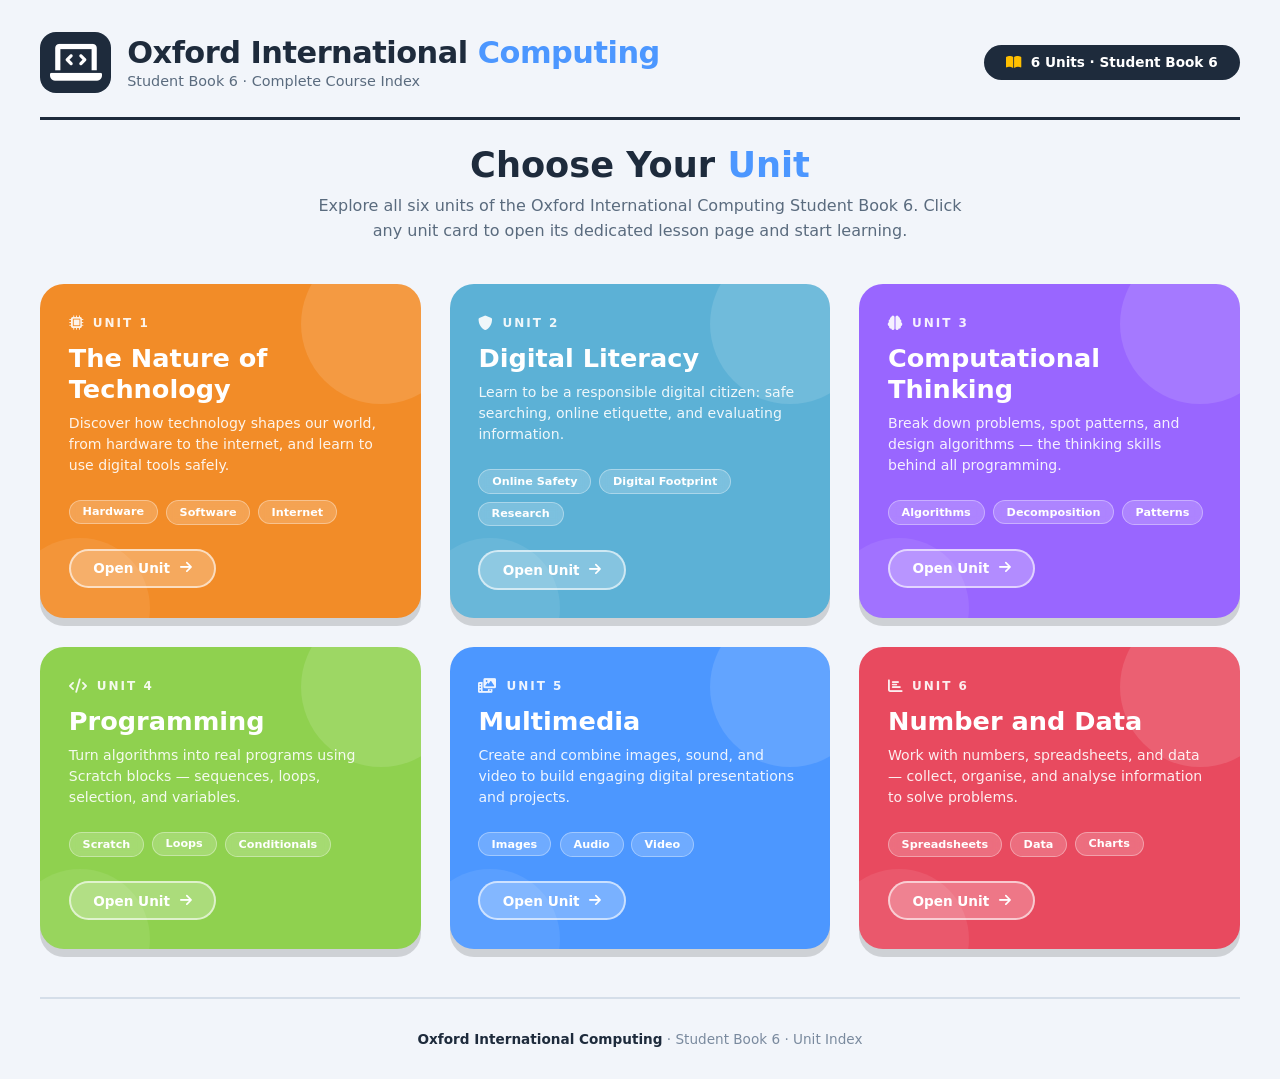
<file: 6/index.html>
<!doctype html>
<html lang="en">
  <head>
    <meta charset="UTF-8" />
    <meta name="viewport" content="width=device-width, initial-scale=1.0" />
    <title>Oxford International Computing · Student Book 6</title>
    <link
      rel="stylesheet"
      href="https://cdnjs.cloudflare.com/ajax/libs/font-awesome/6.0.0-beta3/css/all.min.css"
    />
    <style>
      * {
        margin: 0;
        padding: 0;
        box-sizing: border-box;
        font-family:
          "Segoe UI", "Helvetica Neue", "Poppins", system-ui, sans-serif;
      }

      body {
        background: #f2f5fa;
        color: #1e2b3c;
        padding: 2rem 1.5rem;
        min-height: 100vh;
        display: flex;
        flex-direction: column;
        align-items: center;
      }

      .container {
        max-width: 1200px;
        width: 100%;
      }

      /* Header */
      .header {
        display: flex;
        flex-wrap: wrap;
        justify-content: space-between;
        align-items: center;
        margin-bottom: 1.5rem;
        padding-bottom: 1.5rem;
        border-bottom: 3px solid #1e2b3c;
      }

      .brand {
        display: flex;
        align-items: center;
        gap: 1rem;
      }

      .brand i {
        font-size: 2.6rem;
        background: #1e2b3c;
        color: #fff;
        padding: 0.6rem;
        border-radius: 16px;
      }

      .brand h1 {
        font-size: 1.9rem;
        font-weight: 800;
        letter-spacing: -0.5px;
        color: #1e2b3c;
      }

      .brand h1 span {
        color: #4c97ff;
      }

      .brand p {
        font-size: 0.9rem;
        color: #5a6b7e;
        font-weight: 500;
        margin-top: 0.2rem;
      }

      .book-info {
        background: #1e2b3c;
        color: #fff;
        padding: 0.6rem 1.4rem;
        border-radius: 40px;
        font-weight: 600;
        font-size: 0.85rem;
        display: flex;
        align-items: center;
        gap: 0.6rem;
      }

      .book-info i {
        color: #ffbf00;
      }

      /* Intro */
      .intro {
        text-align: center;
        margin: 1.5rem 0 2.5rem;
      }

      .intro h2 {
        font-size: 2.2rem;
        font-weight: 800;
        color: #1e2b3c;
        margin-bottom: 0.5rem;
      }

      .intro h2 span {
        color: #4c97ff;
      }

      .intro p {
        color: #5a6b7e;
        font-size: 1rem;
        max-width: 650px;
        margin: 0 auto;
        line-height: 1.6;
      }

      /* Units Grid */
      .units-grid {
        display: grid;
        grid-template-columns: repeat(auto-fit, minmax(320px, 1fr));
        gap: 1.8rem;
        margin-bottom: 3rem;
      }

      .unit-card {
        position: relative;
        border-radius: 24px;
        padding: 2rem 1.8rem 1.8rem;
        color: #fff;
        cursor: pointer;
        transition:
          transform 0.2s ease,
          box-shadow 0.2s ease;
        box-shadow: 0 8px 0 rgba(0, 0, 0, 0.15);
        overflow: hidden;
        text-decoration: none;
        display: block;
      }

      .unit-card:hover {
        transform: translateY(-6px);
        box-shadow: 0 14px 0 rgba(0, 0, 0, 0.15);
      }

      .unit-card:active {
        transform: translateY(2px);
        box-shadow: 0 4px 0 rgba(0, 0, 0, 0.15);
      }

      /* Decorative background circle */
      .unit-card::after {
        content: "";
        position: absolute;
        top: -40px;
        right: -40px;
        width: 160px;
        height: 160px;
        border-radius: 50%;
        background: rgba(255, 255, 255, 0.12);
        pointer-events: none;
      }

      .unit-card::before {
        content: "";
        position: absolute;
        bottom: -60px;
        left: -30px;
        width: 140px;
        height: 140px;
        border-radius: 50%;
        background: rgba(255, 255, 255, 0.08);
        pointer-events: none;
      }

      /* Unit-specific colors */
      .unit-1 {
        background: #f28c28;
      } /* Orange */
      .unit-2 {
        background: #5cb1d6;
      } /* Light Blue */
      .unit-3 {
        background: #9966ff;
      } /* Purple */
      .unit-4 {
        background: #8fd14f;
      } /* Light Green */
      .unit-5 {
        background: #4c97ff;
      } /* Blue */
      .unit-6 {
        background: #e84a5f;
      } /* Red */

      .unit-number {
        font-size: 0.75rem;
        font-weight: 800;
        text-transform: uppercase;
        letter-spacing: 2px;
        opacity: 0.9;
        display: flex;
        align-items: center;
        gap: 0.5rem;
        margin-bottom: 0.8rem;
      }

      .unit-number i {
        font-size: 0.9rem;
      }

      .unit-title {
        font-size: 1.6rem;
        font-weight: 800;
        line-height: 1.2;
        margin-bottom: 0.5rem;
        position: relative;
        z-index: 1;
      }

      .unit-subtitle {
        font-size: 0.88rem;
        opacity: 0.9;
        line-height: 1.5;
        margin-bottom: 1.5rem;
        position: relative;
        z-index: 1;
        font-weight: 500;
      }

      .unit-topics {
        display: flex;
        flex-wrap: wrap;
        gap: 0.5rem;
        margin-bottom: 1.5rem;
        position: relative;
        z-index: 1;
      }

      .topic-tag {
        background: rgba(255, 255, 255, 0.2);
        border: 1px solid rgba(255, 255, 255, 0.35);
        padding: 0.3rem 0.8rem;
        border-radius: 40px;
        font-size: 0.7rem;
        font-weight: 700;
        backdrop-filter: blur(4px);
      }

      .unit-cta {
        display: inline-flex;
        align-items: center;
        gap: 0.6rem;
        background: rgba(255, 255, 255, 0.25);
        border: 2px solid rgba(255, 255, 255, 0.6);
        padding: 0.6rem 1.4rem;
        border-radius: 40px;
        font-weight: 800;
        font-size: 0.85rem;
        transition: 0.15s ease;
        position: relative;
        z-index: 1;
      }

      .unit-card:hover .unit-cta {
        background: rgba(255, 255, 255, 0.4);
        border-color: #fff;
      }

      /* Footer */
      .footer {
        text-align: center;
        padding-top: 2rem;
        border-top: 2px solid #d5dee9;
        color: #7a8a9e;
        font-size: 0.85rem;
      }

      .footer span {
        color: #1e2b3c;
        font-weight: 700;
      }

      @media (max-width: 480px) {
        .header {
          flex-direction: column;
          align-items: flex-start;
          gap: 1rem;
        }
        .intro h2 {
          font-size: 1.7rem;
        }
        .unit-title {
          font-size: 1.35rem;
        }
        .units-grid {
          grid-template-columns: 1fr;
        }
      }
    </style>
  </head>
  <body>
    <div class="container">
      <!-- Header -->
      <div class="header">
        <div class="brand">
          <i class="fas fa-laptop-code"></i>
          <div>
            <h1>Oxford International <span>Computing</span></h1>
            <p>Student Book 6 · Complete Course Index</p>
          </div>
        </div>
        <div class="book-info">
          <i class="fas fa-book-open"></i>
          <span>6 Units · Student Book 6</span>
        </div>
      </div>

      <!-- Intro -->
      <div class="intro">
        <h2>Choose Your <span>Unit</span></h2>
        <p>
          Explore all six units of the Oxford International Computing Student
          Book 6. Click any unit card to open its dedicated lesson page and
          start learning.
        </p>
      </div>

      <!-- Units Grid -->
      <div class="units-grid">
        <!-- Unit 1: The Nature of Technology (Orange) -->
        <a
          href="unit1.html"
          class="unit-card unit-1"
          aria-label="Open Unit 1: The Nature of Technology"
        >
          <div class="unit-number">
            <i class="fas fa-microchip"></i>
            Unit 1
          </div>
          <div class="unit-title">The Nature of Technology</div>
          <div class="unit-subtitle">
            Discover how technology shapes our world, from hardware to the
            internet, and learn to use digital tools safely.
          </div>
          <div class="unit-topics">
            <span class="topic-tag">Hardware</span>
            <span class="topic-tag">Software</span>
            <span class="topic-tag">Internet</span>
          </div>
          <div class="unit-cta">
            Open Unit <i class="fas fa-arrow-right"></i>
          </div>
        </a>

        <!-- Unit 2: Digital Literacy (Light Blue) -->
        <a
          href="unit2.html"
          class="unit-card unit-2"
          aria-label="Open Unit 2: Digital Literacy"
        >
          <div class="unit-number">
            <i class="fas fa-shield-alt"></i>
            Unit 2
          </div>
          <div class="unit-title">Digital Literacy</div>
          <div class="unit-subtitle">
            Learn to be a responsible digital citizen: safe searching, online
            etiquette, and evaluating information.
          </div>
          <div class="unit-topics">
            <span class="topic-tag">Online Safety</span>
            <span class="topic-tag">Digital Footprint</span>
            <span class="topic-tag">Research</span>
          </div>
          <div class="unit-cta">
            Open Unit <i class="fas fa-arrow-right"></i>
          </div>
        </a>

        <!-- Unit 3: Computational Thinking (Purple) -->
        <a
          href="unit3.html"
          class="unit-card unit-3"
          aria-label="Open Unit 3: Computational Thinking"
        >
          <div class="unit-number">
            <i class="fas fa-brain"></i>
            Unit 3
          </div>
          <div class="unit-title">Computational Thinking</div>
          <div class="unit-subtitle">
            Break down problems, spot patterns, and design algorithms — the
            thinking skills behind all programming.
          </div>
          <div class="unit-topics">
            <span class="topic-tag">Algorithms</span>
            <span class="topic-tag">Decomposition</span>
            <span class="topic-tag">Patterns</span>
          </div>
          <div class="unit-cta">
            Open Unit <i class="fas fa-arrow-right"></i>
          </div>
        </a>

        <!-- Unit 4: Programming (Light Green) -->
        <a
          href="unit4.html"
          class="unit-card unit-4"
          aria-label="Open Unit 4: Programming"
        >
          <div class="unit-number">
            <i class="fas fa-code"></i>
            Unit 4
          </div>
          <div class="unit-title">Programming</div>
          <div class="unit-subtitle">
            Turn algorithms into real programs using Scratch blocks — sequences,
            loops, selection, and variables.
          </div>
          <div class="unit-topics">
            <span class="topic-tag">Scratch</span>
            <span class="topic-tag">Loops</span>
            <span class="topic-tag">Conditionals</span>
          </div>
          <div class="unit-cta">
            Open Unit <i class="fas fa-arrow-right"></i>
          </div>
        </a>

        <!-- Unit 5: Multimedia (Blue) -->
        <a
          href="unit5.html"
          class="unit-card unit-5"
          aria-label="Open Unit 5: Multimedia"
        >
          <div class="unit-number">
            <i class="fas fa-photo-video"></i>
            Unit 5
          </div>
          <div class="unit-title">Multimedia</div>
          <div class="unit-subtitle">
            Create and combine images, sound, and video to build engaging
            digital presentations and projects.
          </div>
          <div class="unit-topics">
            <span class="topic-tag">Images</span>
            <span class="topic-tag">Audio</span>
            <span class="topic-tag">Video</span>
          </div>
          <div class="unit-cta">
            Open Unit <i class="fas fa-arrow-right"></i>
          </div>
        </a>

        <!-- Unit 6: Number and Data (Red) -->
        <a
          href="unit6.html"
          class="unit-card unit-6"
          aria-label="Open Unit 6: Number and Data"
        >
          <div class="unit-number">
            <i class="fas fa-chart-bar"></i>
            Unit 6
          </div>
          <div class="unit-title">Number and Data</div>
          <div class="unit-subtitle">
            Work with numbers, spreadsheets, and data — collect, organise, and
            analyse information to solve problems.
          </div>
          <div class="unit-topics">
            <span class="topic-tag">Spreadsheets</span>
            <span class="topic-tag">Data</span>
            <span class="topic-tag">Charts</span>
          </div>
          <div class="unit-cta">
            Open Unit <i class="fas fa-arrow-right"></i>
          </div>
        </a>
      </div>

      <!-- Footer -->
      <div class="footer">
        <span>Oxford International Computing</span> · Student Book 6 · Unit
        Index
      </div>
    </div>
  </body>
</html>
</file>
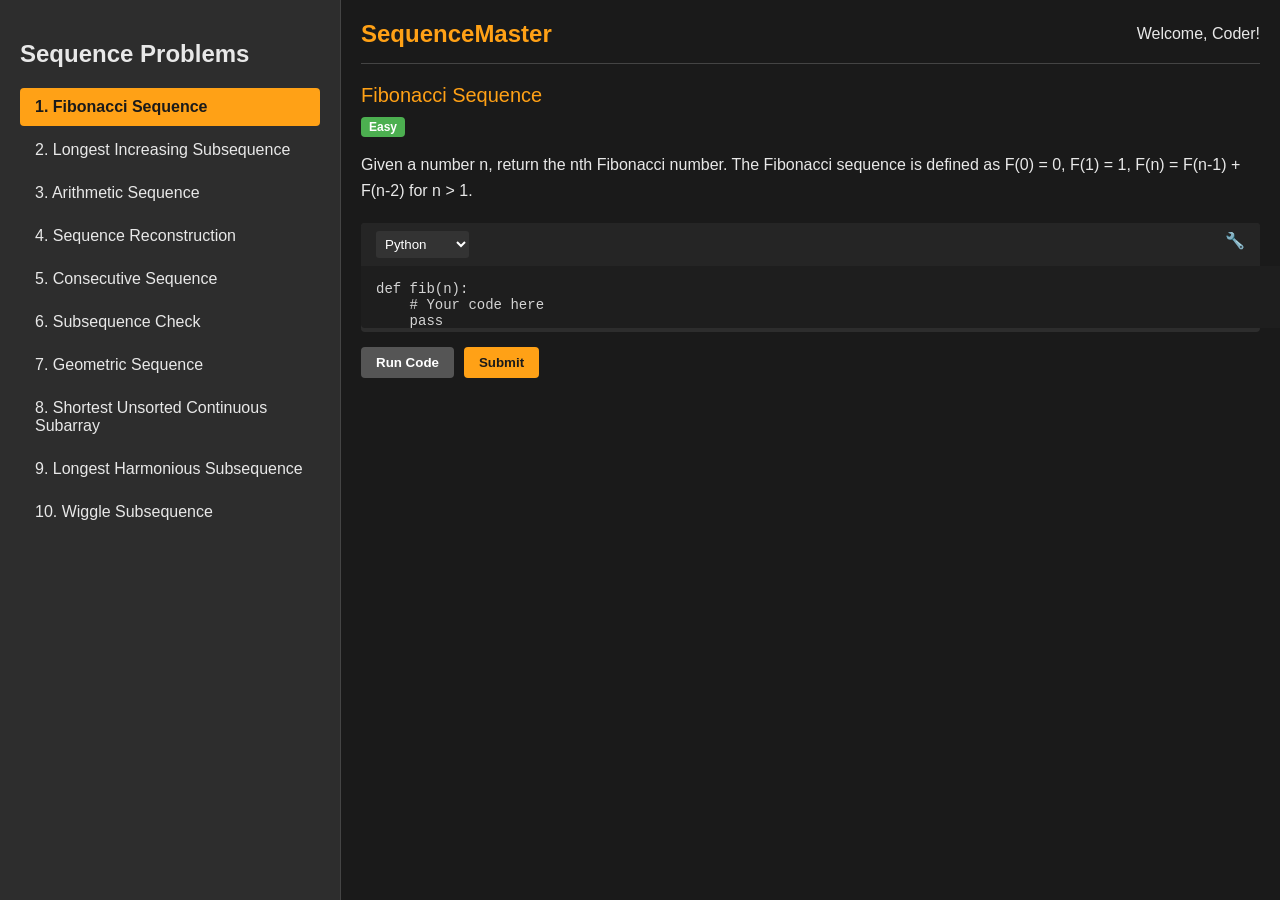
<file: challange/index.html>
<!DOCTYPE html>
<html lang="en">

<head>
    <meta charset="UTF-8">
    <meta name="viewport" content="width=device-width, initial-scale=1.0">
    <title>SequenceMaster - Coding Challenges</title>
    <style>
        :root {
            --primary-color: #1a1a1a;
            --secondary-color: #2d2d2d;
            --accent-color: #ffa116;
            --text-color: #e8e8e8;
            --correct-color: #4CAF50;
            --incorrect-color: #f44336;
        }

        body {
            font-family: 'Segoe UI', Tahoma, Geneva, Verdana, sans-serif;
            margin: 0;
            padding: 0;
            background-color: var(--primary-color);
            color: var(--text-color);
        }

        .container {
            display: flex;
            min-height: 100vh;
        }

        .sidebar {
            width: 300px;
            background-color: var(--secondary-color);
            padding: 20px;
            overflow-y: auto;
            border-right: 1px solid #444;
        }

        .main-content {
            flex: 1;
            padding: 20px;
            display: flex;
            flex-direction: column;
        }

        .header {
            display: flex;
            justify-content: space-between;
            align-items: center;
            padding-bottom: 15px;
            border-bottom: 1px solid #444;
            margin-bottom: 20px;
        }

        .logo {
            font-size: 24px;
            font-weight: bold;
            color: var(--accent-color);
        }

        .problem-list {
            list-style-type: none;
            padding: 0;
        }

        .problem-item {
            padding: 10px 15px;
            margin-bottom: 5px;
            border-radius: 4px;
            cursor: pointer;
            transition: background-color 0.2s;
        }

        .problem-item:hover {
            background-color: #3d3d3d;
        }

        .problem-item.active {
            background-color: var(--accent-color);
            color: var(--primary-color);
            font-weight: bold;
        }

        .problem-item.solved {
            color: var(--correct-color);
        }

        .problem-item.attempted {
            color: var(--incorrect-color);
        }

        .problem-title {
            font-size: 20px;
            margin-bottom: 10px;
            color: var(--accent-color);
        }

        .problem-difficulty {
            display: inline-block;
            padding: 3px 8px;
            border-radius: 4px;
            font-size: 12px;
            font-weight: bold;
            margin-bottom: 15px;
        }

        .easy {
            background-color: #4CAF50;
            color: white;
        }

        .medium {
            background-color: #FFC107;
            color: black;
        }

        .hard {
            background-color: #F44336;
            color: white;
        }

        .problem-description {
            line-height: 1.6;
            margin-bottom: 20px;
        }

        .code-editor {
            flex: 1;
            background-color: var(--secondary-color);
            border-radius: 4px;
            margin-bottom: 15px;
            position: relative;
        }

        .editor-header {
            background-color: #252525;
            padding: 8px 15px;
            border-top-left-radius: 4px;
            border-top-right-radius: 4px;
            display: flex;
            justify-content: space-between;
        }

        .language-selector {
            background-color: #333;
            color: white;
            border: none;
            padding: 5px;
            border-radius: 3px;
        }

        .editor-content {
            height: calc(100% - 40px);
        }

        textarea {
            width: 100%;
            height: 100%;
            background-color: #1e1e1e;
            color: #d4d4d4;
            border: none;
            padding: 15px;
            font-family: 'Consolas', monospace;
            font-size: 14px;
            resize: none;
            border-bottom-left-radius: 4px;
            border-bottom-right-radius: 4px;
        }

        .button-group {
            display: flex;
            gap: 10px;
        }

        button {
            padding: 8px 15px;
            border: none;
            border-radius: 4px;
            cursor: pointer;
            font-weight: bold;
            transition: background-color 0.2s;
        }

        .run-btn {
            background-color: #555;
            color: white;
        }

        .submit-btn {
            background-color: var(--accent-color);
            color: var(--primary-color);
        }

        button:hover {
            opacity: 0.9;
        }

        .test-results {
            background-color: var(--secondary-color);
            border-radius: 4px;
            padding: 15px;
            margin-top: 15px;
        }

        .test-case {
            margin-bottom: 10px;
            padding-bottom: 10px;
            border-bottom: 1px solid #444;
        }

        .test-case:last-child {
            border-bottom: none;
            margin-bottom: 0;
            padding-bottom: 0;
        }

        .test-case-title {
            font-weight: bold;
            margin-bottom: 5px;
        }

        .passed {
            color: var(--correct-color);
        }

        .failed {
            color: var(--incorrect-color);
        }

        .hidden {
            display: none;
        }

        @media (max-width: 768px) {
            .container {
                flex-direction: column;
            }

            .sidebar {
                width: 100%;
                height: 200px;
                border-right: none;
                border-bottom: 1px solid #444;
            }
        }
    </style>
</head>

<body>
    <div class="container">
        <div class="sidebar">
            <h2>Sequence Problems</h2>
            <ul class="problem-list" id="problemList">
                <!-- Problems will be added here dynamically -->
            </ul>
        </div>

        <div class="main-content">
            <div class="header">
                <div class="logo">SequenceMaster</div>
                <div class="user-info">Welcome, Coder!</div>
            </div>

            <div id="problemContent">
                <div class="problem-title" id="problemTitle">Two Sum</div>
                <div class="problem-difficulty easy">Easy</div>
                <div class="problem-description" id="problemDescription">
                    Given an array of integers nums and an integer target, return indices of the two numbers such that
                    they add up to target.
                    You may assume that each input would have exactly one solution, and you may not use the same element
                    twice.
                    You can return the answer in any order.
                </div>

                <div class="code-editor">
                    <div class="editor-header">
                        <select class="language-selector" id="languageSelector">
                            <option value="python">Python</option>
                            <option value="javascript">JavaScript</option>
                            <option value="java">Java</option>
                            <option value="c++">C++</option>
                        </select>
                        <div>🔧</div>
                    </div>
                    <div class="editor-content">
                        <textarea id="codeEditor" spellcheck="false">def twoSum(nums, target):
    # Your code here
    pass</textarea>
                    </div>
                </div>

                <div class="button-group">
                    <button class="run-btn" id="runBtn">Run Code</button>
                    <button class="submit-btn" id="submitBtn">Submit</button>
                </div>

                <div class="test-results hidden" id="testResults">
                    <div class="test-case">
                        <div class="test-case-title">Test Case 1</div>
                        <div class="test-case-result">Running...</div>
                    </div>
                </div>
            </div>
        </div>
    </div>

    <script>
        // Problem data
        const problems = [
            {
                id: 1,
                title: "Fibonacci Sequence",
                description: "Given a number n, return the nth Fibonacci number. The Fibonacci sequence is defined as F(0) = 0, F(1) = 1, F(n) = F(n-1) + F(n-2) for n > 1.",
                difficulty: "easy",
                defaultCode: {
                    python: "def fib(n):\n    # Your code here\n    pass",
                    javascript: "function fib(n) {\n    // Your code here\n}",
                    java: "public int fib(int n) {\n    // Your code here\n}",
                    "c++": "int fib(int n) {\n    // Your code here\n}"
                },
                testCases: [
                    { input: "5", output: "5" },
                    { input: "10", output: "55" },
                    { input: "20", output: "6765" }
                ]
            },
            {
                id: 2,
                title: "Longest Increasing Subsequence",
                description: "Given an integer array nums, return the length of the longest strictly increasing subsequence.",
                difficulty: "medium",
                defaultCode: {
                    python: "def lengthOfLIS(nums):\n    # Your code here\n    pass",
                    javascript: "function lengthOfLIS(nums) {\n    // Your code here\n}",
                    java: "public int lengthOfLIS(int[] nums) {\n    // Your code here\n}",
                    "c++": "int lengthOfLIS(vector<int>& nums) {\n    // Your code here\n}"
                },
                testCases: [
                    { input: "[10,9,2,5,3,7,101,18]", output: "4" },
                    { input: "[0,1,0,3,2,3]", output: "4" },
                    { input: "[7,7,7,7,7,7,7]", output: "1" }
                ]
            },
            {
                id: 3,
                title: "Arithmetic Sequence",
                description: "Given an array of numbers, return true if the array can be rearranged to form an arithmetic sequence, otherwise return false. An arithmetic sequence is one where the difference between consecutive elements is constant.",
                difficulty: "easy",
                defaultCode: {
                    python: "def canMakeArithmeticProgression(arr):\n    # Your code here\n    pass",
                    javascript: "function canMakeArithmeticProgression(arr) {\n    // Your code here\n}",
                    java: "public boolean canMakeArithmeticProgression(int[] arr) {\n    // Your code here\n}",
                    "c++": "bool canMakeArithmeticProgression(vector<int>& arr) {\n    // Your code here\n}"
                },
                testCases: [
                    { input: "[3,5,1]", output: "true" },
                    { input: "[1,2,4]", output: "false" },
                    { input: "[1,3,5,7,9]", output: "true" }
                ]
            },
            {
                id: 4,
                title: "Sequence Reconstruction",
                description: "Check whether the original sequence org can be uniquely reconstructed from the sequences in seqs. The original sequence is a permutation of the integers from 1 to n, with 1 ≤ n ≤ 10^4. Reconstruction means building a shortest common supersequence of the sequences in seqs that is the original sequence.",
                difficulty: "hard",
                defaultCode: {
                    python: "def sequenceReconstruction(org, seqs):\n    # Your code here\n    pass",
                    javascript: "function sequenceReconstruction(org, seqs) {\n    // Your code here\n}",
                    java: "public boolean sequenceReconstruction(int[] org, List<List<Integer>> seqs) {\n    // Your code here\n}",
                    "c++": "bool sequenceReconstruction(vector<int>& org, vector<vector<int>>& seqs) {\n    // Your code here\n}"
                },
                testCases: [
                    { input: "[1,2,3], [[1,2],[1,3]]", output: "false" },
                    { input: "[1,2,3], [[1,2],[1,3],[2,3]]", output: "true" },
                    { input: "[4,1,5,2,6,3], [[5,2,6,3],[4,1,5,2]]", output: "true" }
                ]
            },
            {
                id: 5,
                title: "Consecutive Sequence",
                description: "Given an unsorted array of integers nums, return the length of the longest consecutive elements sequence. You must write an algorithm that runs in O(n) time.",
                difficulty: "medium",
                defaultCode: {
                    python: "def longestConsecutive(nums):\n    # Your code here\n    pass",
                    javascript: "function longestConsecutive(nums) {\n    // Your code here\n}",
                    java: "public int longestConsecutive(int[] nums) {\n    // Your code here\n}",
                    "c++": "int longestConsecutive(vector<int>& nums) {\n    // Your code here\n}"
                },
                testCases: [
                    { input: "[100,4,200,1,3,2]", output: "4" },
                    { input: "[0,3,7,2,5,8,4,6,0,1]", output: "9" },
                    { input: "[]", output: "0" }
                ]
            },
            {
                id: 6,
                title: "Subsequence Check",
                description: "Given two strings s and t, return true if s is a subsequence of t, or false otherwise. A subsequence is formed by deleting some (possibly none) of the characters without changing the relative positions of the remaining characters.",
                difficulty: "easy",
                defaultCode: {
                    python: "def isSubsequence(s, t):\n    # Your code here\n    pass",
                    javascript: "function isSubsequence(s, t) {\n    // Your code here\n}",
                    java: "public boolean isSubsequence(String s, String t) {\n    // Your code here\n}",
                    "c++": "bool isSubsequence(string s, string t) {\n    // Your code here\n}"
                },
                testCases: [
                    { input: '"abc", "ahbgdc"', output: "true" },
                    { input: '"axc", "ahbgdc"', output: "false" },
                    { input: '"", "ahbgdc"', output: "true" }
                ]
            },
            {
                id: 7,
                title: "Geometric Sequence",
                description: "Given an array of numbers, return true if the array can be rearranged to form a geometric sequence, otherwise return false. A geometric sequence is one where the ratio between consecutive elements is constant.",
                difficulty: "medium",
                defaultCode: {
                    python: "def canMakeGeometricProgression(arr):\n    # Your code here\n    pass",
                    javascript: "function canMakeGeometricProgression(arr) {\n    // Your code here\n}",
                    java: "public boolean canMakeGeometricProgression(int[] arr) {\n    // Your code here\n}",
                    "c++": "bool canMakeGeometricProgression(vector<int>& arr) {\n    // Your code here\n}"
                },
                testCases: [
                    { input: "[1,2,4,8]", output: "true" },
                    { input: "[1,3,9,27]", output: "true" },
                    { input: "[1,1,1,1]", output: "true" },
                    { input: "[1,2,3,4]", output: "false" }
                ]
            },
            {
                id: 8,
                title: "Shortest Unsorted Continuous Subarray",
                description: "Given an integer array nums, you need to find one continuous subarray that if you only sort this subarray in ascending order, then the whole array will be sorted in ascending order. Return the shortest such subarray and output its length.",
                difficulty: "medium",
                defaultCode: {
                    python: "def findUnsortedSubarray(nums):\n    # Your code here\n    pass",
                    javascript: "function findUnsortedSubarray(nums) {\n    // Your code here\n}",
                    java: "public int findUnsortedSubarray(int[] nums) {\n    // Your code here\n}",
                    "c++": "int findUnsortedSubarray(vector<int>& nums) {\n    // Your code here\n}"
                },
                testCases: [
                    { input: "[2,6,4,8,10,9,15]", output: "5" },
                    { input: "[1,2,3,4]", output: "0" },
                    { input: "[1]", output: "0" }
                ]
            },
            {
                id: 9,
                title: "Longest Harmonious Subsequence",
                description: "We define a harmonious array as an array where the difference between its maximum value and its minimum value is exactly 1. Given an integer array nums, return the length of its longest harmonious subsequence among all its possible subsequences.",
                difficulty: "easy",
                defaultCode: {
                    python: "def findLHS(nums):\n    # Your code here\n    pass",
                    javascript: "function findLHS(nums) {\n    // Your code here\n}",
                    java: "public int findLHS(int[] nums) {\n    // Your code here\n}",
                    "c++": "int findLHS(vector<int>& nums) {\n    // Your code here\n}"
                },
                testCases: [
                    { input: "[1,3,2,2,5,2,3,7]", output: "5" },
                    { input: "[1,2,3,4]", output: "2" },
                    { input: "[1,1,1,1]", output: "0" }
                ]
            },
            {
                id: 10,
                title: "Wiggle Subsequence",
                description: "Given an integer array nums, return the length of the longest wiggle sequence. A wiggle sequence is a sequence where the differences between successive numbers strictly alternate between positive and negative.",
                difficulty: "medium",
                defaultCode: {
                    python: "def wiggleMaxLength(nums):\n    # Your code here\n    pass",
                    javascript: "function wiggleMaxLength(nums) {\n    // Your code here\n}",
                    java: "public int wiggleMaxLength(int[] nums) {\n    // Your code here\n}",
                    "c++": "int wiggleMaxLength(vector<int>& nums) {\n    // Your code here\n}"
                },
                testCases: [
                    { input: "[1,7,4,9,2,5]", output: "6" },
                    { input: "[1,17,5,10,13,15,10,5,16,8]", output: "7" },
                    { input: "[1,2,3,4,5,6,7,8,9]", output: "2" }
                ]
            }
        ];

        // DOM elements
        const problemList = document.getElementById('problemList');
        const problemTitle = document.getElementById('problemTitle');
        const problemDescription = document.getElementById('problemDescription');
        const difficultyElement = document.querySelector('.problem-difficulty');
        const codeEditor = document.getElementById('codeEditor');
        const languageSelector = document.getElementById('languageSelector');
        const runBtn = document.getElementById('runBtn');
        const submitBtn = document.getElementById('submitBtn');
        const testResults = document.getElementById('testResults');

        // Current state
        let currentProblemId = 1;
        let solvedProblems = new Set();
        let attemptedProblems = new Set();

        // Initialize the problem list
        function initializeProblemList() {
            problems.forEach(problem => {
                const listItem = document.createElement('li');
                listItem.className = 'problem-item';
                listItem.textContent = `${problem.id}. ${problem.title}`;
                listItem.dataset.id = problem.id;

                listItem.addEventListener('click', () => {
                    loadProblem(problem.id);
                });

                problemList.appendChild(listItem);
            });

            // Load the first problem by default
            loadProblem(1);
        }

        // Load a problem by ID
        function loadProblem(id) {
            currentProblemId = id;
            const problem = problems.find(p => p.id === id);

            // Update the active problem in the list
            document.querySelectorAll('.problem-item').forEach(item => {
                item.classList.remove('active');
                if (parseInt(item.dataset.id) === id) {
                    item.classList.add('active');
                }
            });

            // Update the problem details
            problemTitle.textContent = problem.title;
            problemDescription.textContent = problem.description;

            // Update difficulty
            difficultyElement.className = 'problem-difficulty ' + problem.difficulty;
            difficultyElement.textContent = problem.difficulty.charAt(0).toUpperCase() + problem.difficulty.slice(1);

            // Update code editor with default code for current language
            const language = languageSelector.value;
            codeEditor.value = problem.defaultCode[language];

            // Hide test results
            testResults.classList.add('hidden');
        }

        // Run code
        function runCode() {
            testResults.classList.remove('hidden');
            const testCasesContainer = testResults;
            testCasesContainer.innerHTML = '';

            const problem = problems.find(p => p.id === currentProblemId);

            problem.testCases.forEach((testCase, index) => {
                const testCaseElement = document.createElement('div');
                testCaseElement.className = 'test-case';

                const titleElement = document.createElement('div');
                titleElement.className = 'test-case-title';
                titleElement.textContent = `Test Case ${index + 1}`;

                const resultElement = document.createElement('div');
                resultElement.className = 'test-case-result';
                resultElement.textContent = 'Running...';

                testCaseElement.appendChild(titleElement);
                testCaseElement.appendChild(resultElement);
                testCasesContainer.appendChild(testCaseElement);

                // Simulate running the test case (in a real app, this would actually run the code)
                setTimeout(() => {
                    // Randomly pass or fail for demonstration
                    const passed = Math.random() > 0.3;
                    if (passed) {
                        resultElement.textContent = '✓ Passed';
                        resultElement.className = 'test-case-result passed';
                    } else {
                        resultElement.textContent = '✗ Failed';
                        resultElement.className = 'test-case-result failed';
                    }
                }, 1000 + Math.random() * 1000);
            });

            // Mark as attempted
            if (!solvedProblems.has(currentProblemId)) {
                attemptedProblems.add(currentProblemId);
                updateProblemStatus();
            }
        }

        // Submit code
        function submitCode() {
            testResults.classList.remove('hidden');
            const testCasesContainer = testResults;
            testCasesContainer.innerHTML = '';

            const problem = problems.find(p => p.id === currentProblemId);

            problem.testCases.forEach((testCase, index) => {
                const testCaseElement = document.createElement('div');
                testCaseElement.className = 'test-case';

                const titleElement = document.createElement('div');
                titleElement.className = 'test-case-title';
                titleElement.textContent = `Test Case ${index + 1}`;

                const resultElement = document.createElement('div');
                resultElement.className = 'test-case-result';
                resultElement.textContent = 'Running...';

                testCaseElement.appendChild(titleElement);
                testCaseElement.appendChild(resultElement);
                testCasesContainer.appendChild(testCaseElement);

                // Simulate running the test case (in a real app, this would actually run the code)
                setTimeout(() => {
                    // Randomly pass or fail for demonstration
                    const passed = Math.random() > 0.5;
                    if (passed) {
                        resultElement.textContent = '✓ Passed';
                        resultElement.className = 'test-case-result passed';
                    } else {
                        resultElement.textContent = '✗ Failed';
                        resultElement.className = 'test-case-result failed';
                    }

                    // If this is the last test case, check if all passed
                    if (index === problem.testCases.length - 1) {
                        setTimeout(() => {
                            // For demo purposes, we'll pretend all test cases passed
                            const allPassed = true; // In reality, check all test cases

                            if (allPassed) {
                                const summary = document.createElement('div');
                                summary.className = 'test-case-title';
                                summary.style.marginTop = '10px';
                                summary.style.color = 'var(--correct-color)';
                                summary.textContent = 'All test cases passed!';
                                testCasesContainer.appendChild(summary);

                                // Mark as solved
                                solvedProblems.add(currentProblemId);
                                attemptedProblems.delete(currentProblemId);
                                updateProblemStatus();
                            }
                        }, 500);
                    }
                }, 500 + Math.random() * 1000);
            });
        }

        // Update problem status in the list
        function updateProblemStatus() {
            document.querySelectorAll('.problem-item').forEach(item => {
                const id = parseInt(item.dataset.id);
                item.classList.remove('solved', 'attempted');

                if (solvedProblems.has(id)) {
                    item.classList.add('solved');
                } else if (attemptedProblems.has(id)) {
                    item.classList.add('attempted');
                }
            });
        }

        // Event listeners
        languageSelector.addEventListener('change', () => {
            const problem = problems.find(p => p.id === currentProblemId);
            codeEditor.value = problem.defaultCode[languageSelector.value];
        });

        runBtn.addEventListener('click', runCode);
        submitBtn.addEventListener('click', submitCode);

        // Initialize the app
        initializeProblemList();
    </script>
</body>

</html>
</file>
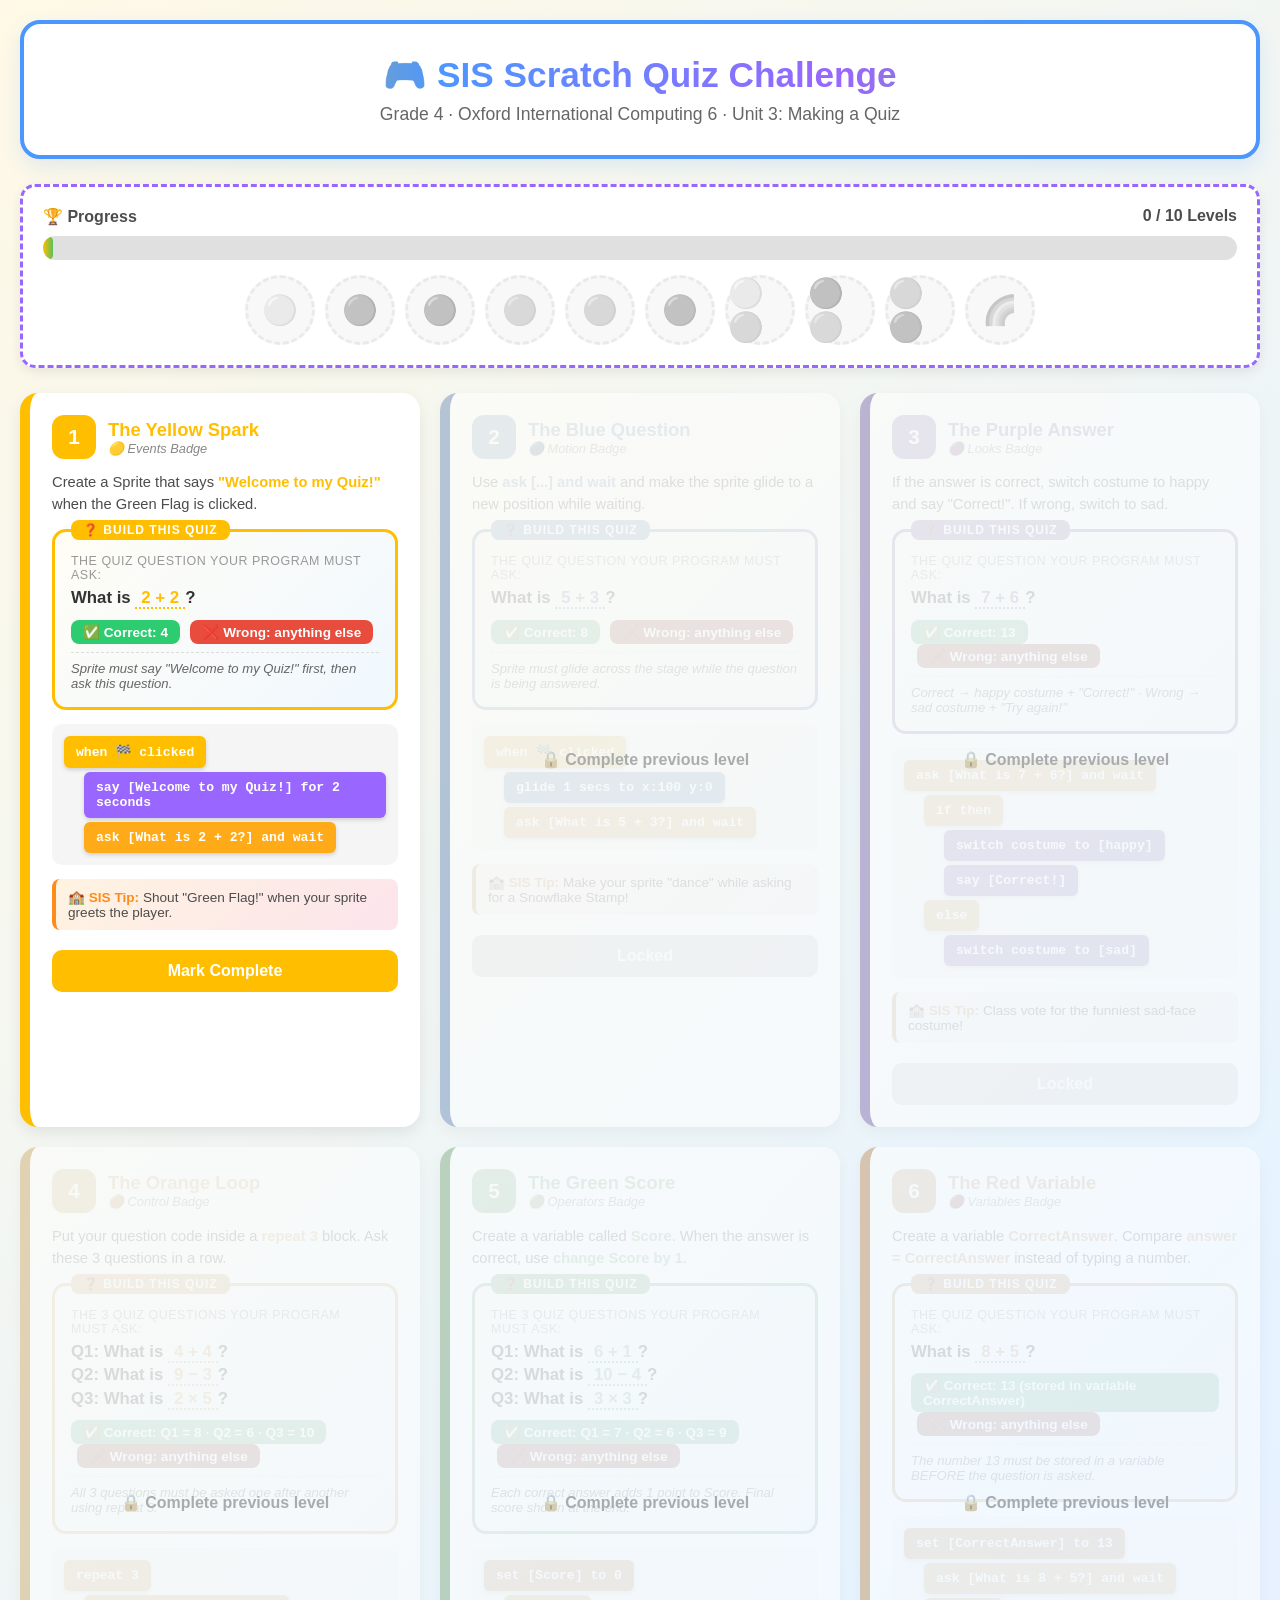
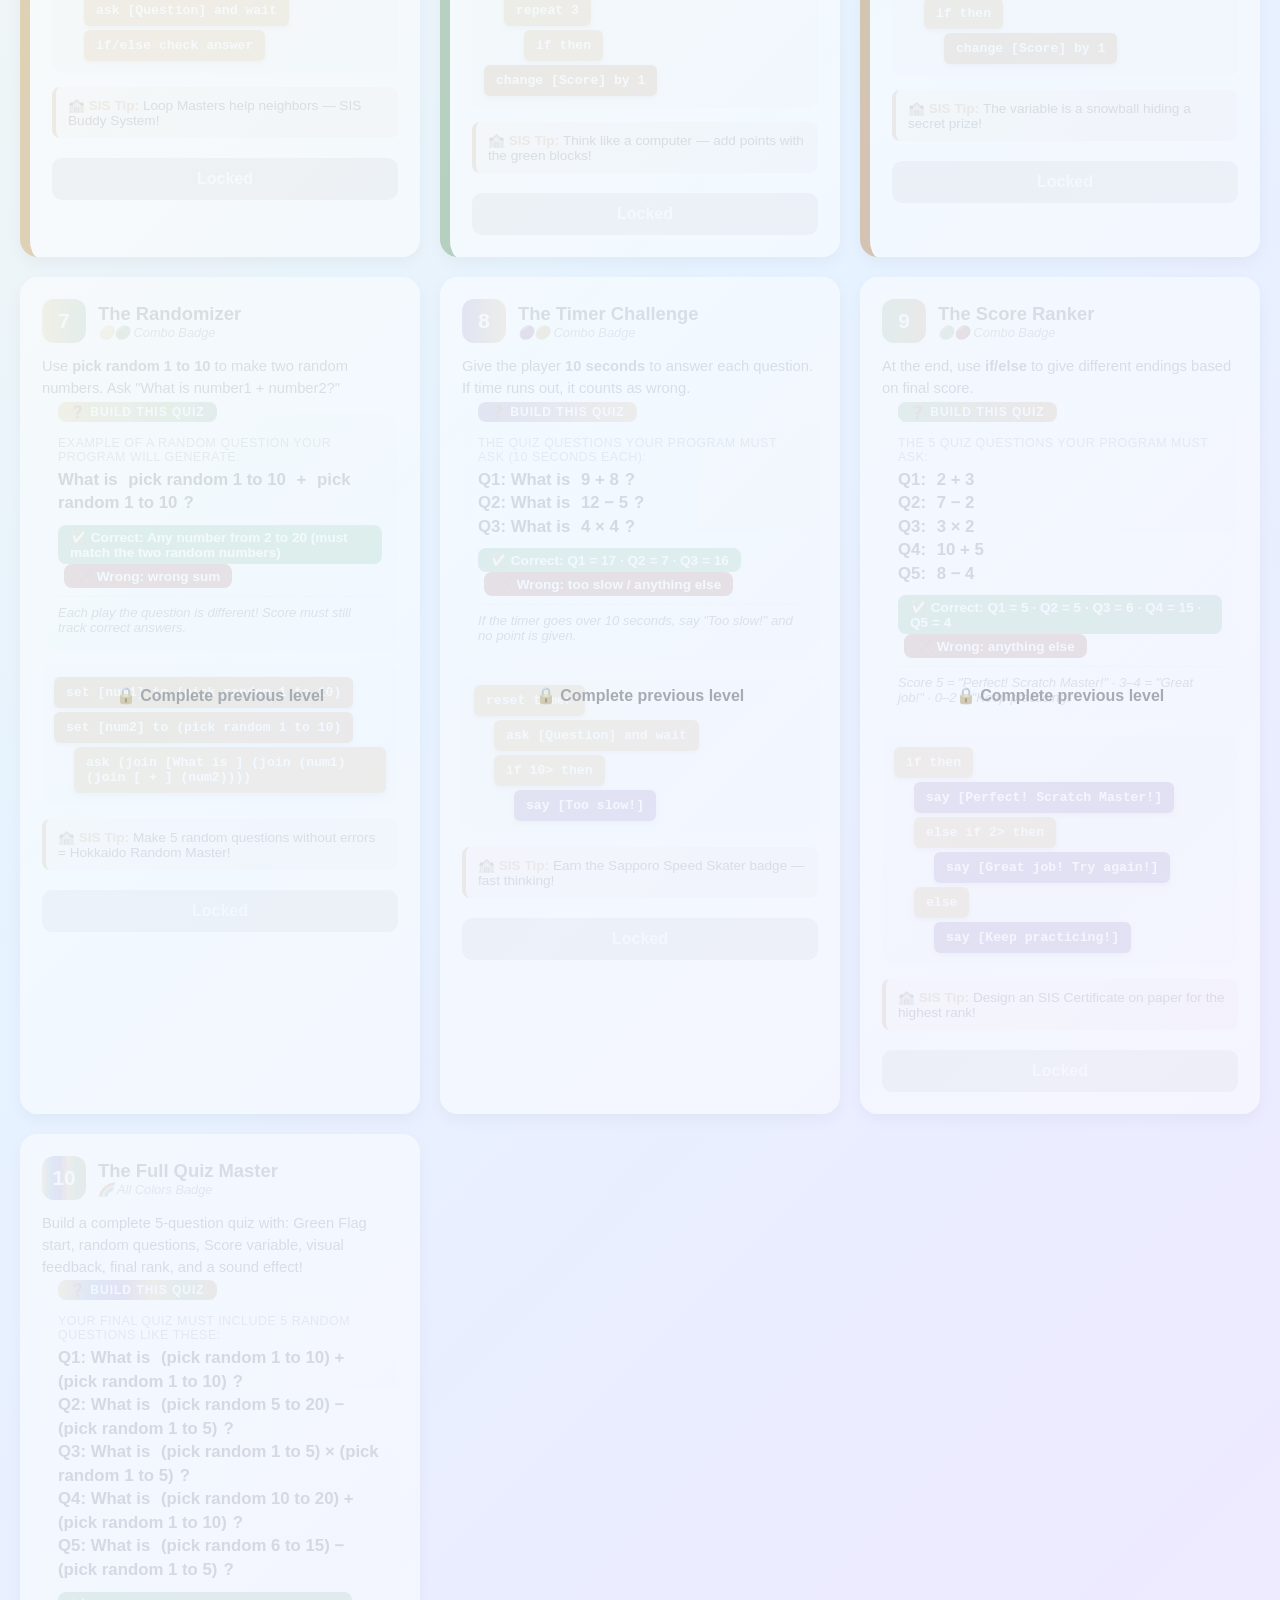
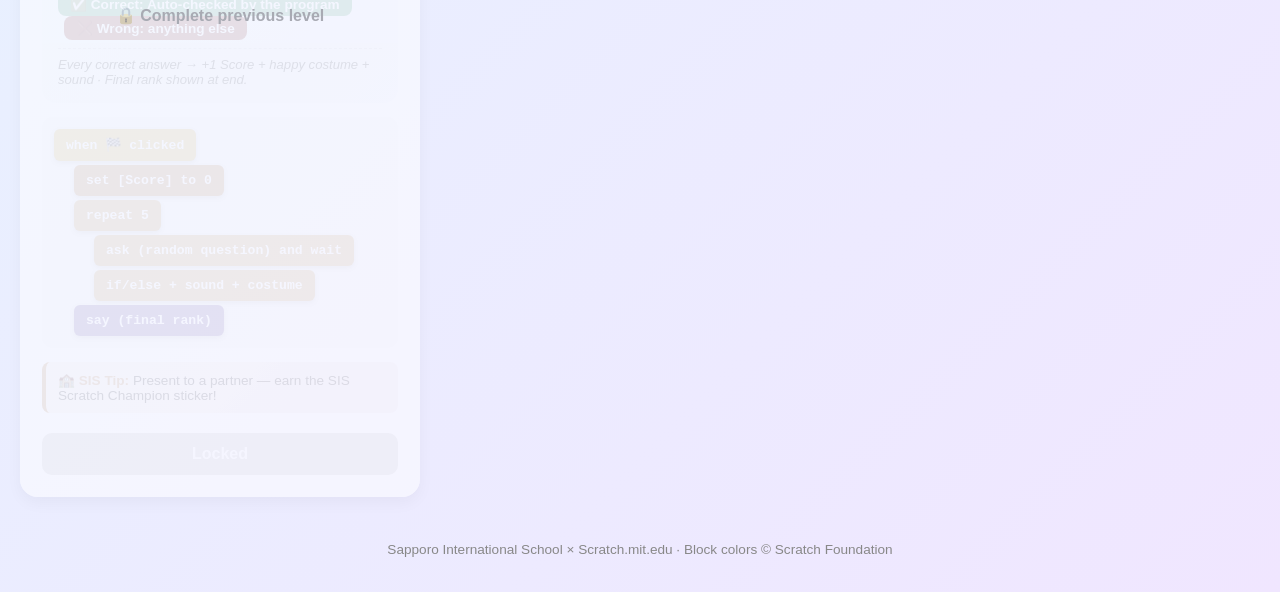
<file: 4/unit3.html>
<!doctype html>
<html lang="en">
  <head>
    <meta charset="UTF-8" />
    <meta name="viewport" content="width=device-width, initial-scale=1.0" />
    <title>SIS Scratch Quiz Challenge | Grade 4</title>
    <style>
      :root {
        --scratch-yellow: #ffbf00;
        --scratch-blue: #4c97ff;
        --scratch-purple: #9966ff;
        --scratch-orange: #ffab19;
        --scratch-green: #59c059;
        --scratch-red: #ff8c1a;
        --scratch-dark: #4c4c4c;
      }
      * {
        box-sizing: border-box;
        margin: 0;
        padding: 0;
      }
      body {
        font-family: "Comic Sans MS", "Trebuchet MS", sans-serif;
        background: linear-gradient(
          135deg,
          #fff9e6 0%,
          #e6f3ff 50%,
          #f0e6ff 100%
        );
        color: var(--scratch-dark);
        min-height: 100vh;
        padding: 20px;
      }
      header {
        text-align: center;
        padding: 30px 20px;
        background: white;
        border-radius: 20px;
        box-shadow: 0 8px 20px rgba(76, 151, 255, 0.15);
        margin-bottom: 25px;
        border: 4px solid var(--scratch-blue);
      }
      header h1 {
        font-size: 2.2em;
        background: linear-gradient(
          90deg,
          var(--scratch-yellow),
          var(--scratch-blue),
          var(--scratch-purple),
          var(--scratch-green)
        );
        -webkit-background-clip: text;
        -webkit-text-fill-color: transparent;
        background-clip: text;
        margin-bottom: 8px;
      }
      header p {
        font-size: 1.1em;
        color: #666;
      }

      .progress-container {
        background: white;
        border-radius: 15px;
        padding: 20px;
        margin-bottom: 25px;
        box-shadow: 0 4px 12px rgba(0, 0, 0, 0.08);
        border: 3px dashed var(--scratch-purple);
      }
      .progress-label {
        display: flex;
        justify-content: space-between;
        margin-bottom: 10px;
        font-weight: bold;
      }
      .progress-bar {
        height: 24px;
        background: #e0e0e0;
        border-radius: 12px;
        overflow: hidden;
      }
      .progress-fill {
        height: 100%;
        width: 0%;
        background: linear-gradient(
          90deg,
          var(--scratch-yellow),
          var(--scratch-green)
        );
        border-radius: 12px;
        transition: width 0.6s ease;
        display: flex;
        align-items: center;
        justify-content: flex-end;
        padding-right: 10px;
        color: white;
        font-size: 0.85em;
        font-weight: bold;
      }
      .badge-tray {
        display: flex;
        flex-wrap: wrap;
        gap: 10px;
        justify-content: center;
        margin-top: 15px;
      }
      .badge-slot {
        width: 70px;
        height: 70px;
        border-radius: 50%;
        display: flex;
        align-items: center;
        justify-content: center;
        font-size: 1.8em;
        background: #eee;
        border: 3px dashed #ccc;
        transition: all 0.4s ease;
        filter: grayscale(1);
        opacity: 0.4;
      }
      .badge-slot.earned {
        filter: grayscale(0);
        opacity: 1;
        border-style: solid;
        animation: pop 0.5s ease;
        box-shadow: 0 0 15px rgba(255, 191, 0, 0.6);
      }
      @keyframes pop {
        0% {
          transform: scale(0.5);
        }
        50% {
          transform: scale(1.3);
        }
        100% {
          transform: scale(1);
        }
      }

      .levels-grid {
        display: grid;
        grid-template-columns: repeat(auto-fit, minmax(360px, 1fr));
        gap: 20px;
      }
      .level-card {
        background: white;
        border-radius: 18px;
        padding: 22px;
        box-shadow: 0 6px 16px rgba(0, 0, 0, 0.08);
        border-left: 10px solid var(--level-color);
        transition:
          transform 0.2s,
          box-shadow 0.2s;
        position: relative;
        overflow: hidden;
      }
      .level-card:hover {
        transform: translateY(-4px);
        box-shadow: 0 10px 24px rgba(0, 0, 0, 0.12);
      }
      .level-card.locked {
        opacity: 0.5;
        filter: grayscale(0.6);
      }
      .level-card.locked::after {
        content: "🔒 Complete previous level";
        position: absolute;
        inset: 0;
        background: rgba(255, 255, 255, 0.7);
        display: flex;
        align-items: center;
        justify-content: center;
        font-weight: bold;
        color: #666;
        font-size: 1em;
      }
      .level-header {
        display: flex;
        align-items: center;
        gap: 12px;
        margin-bottom: 12px;
      }
      .level-number {
        background: var(--level-color);
        color: white;
        width: 44px;
        height: 44px;
        border-radius: 12px;
        display: flex;
        align-items: center;
        justify-content: center;
        font-weight: bold;
        font-size: 1.3em;
        flex-shrink: 0;
      }
      .level-title {
        font-size: 1.15em;
        font-weight: bold;
        color: var(--level-color);
      }
      .badge-name {
        font-size: 0.8em;
        color: #888;
        font-style: italic;
      }
      .level-desc {
        font-size: 0.92em;
        line-height: 1.5;
        margin-bottom: 14px;
      }
      .level-desc strong {
        color: var(--level-color);
      }

      /* Quiz question box */
      .quiz-question {
        background: linear-gradient(135deg, #fffdf5, #f0f8ff);
        border: 3px solid var(--level-color);
        border-radius: 14px;
        padding: 16px;
        margin: 14px 0;
        position: relative;
      }
      .quiz-question::before {
        content: "❓ BUILD THIS QUIZ";
        position: absolute;
        top: -12px;
        left: 16px;
        background: var(--level-color);
        color: white;
        padding: 3px 12px;
        border-radius: 8px;
        font-size: 0.75em;
        font-weight: bold;
        letter-spacing: 1px;
      }
      .q-label {
        font-size: 0.78em;
        color: #999;
        text-transform: uppercase;
        margin-top: 6px;
        letter-spacing: 0.5px;
      }
      .q-text {
        font-size: 1.05em;
        font-weight: bold;
        color: #333;
        margin: 4px 0 10px;
        line-height: 1.4;
      }
      .q-text .blank {
        color: var(--level-color);
        border-bottom: 2px dotted var(--level-color);
        padding: 0 6px;
      }
      .q-answer {
        display: inline-block;
        background: #2ecc71;
        color: white;
        padding: 4px 12px;
        border-radius: 8px;
        font-size: 0.85em;
        font-weight: bold;
      }
      .q-wrong {
        display: inline-block;
        background: #e74c3c;
        color: white;
        padding: 4px 12px;
        border-radius: 8px;
        font-size: 0.85em;
        font-weight: bold;
        margin-left: 6px;
      }
      .q-feedback {
        font-size: 0.82em;
        color: #666;
        margin-top: 8px;
        font-style: italic;
        padding-top: 8px;
        border-top: 1px dashed #ddd;
      }
      .q-feedback b {
        color: var(--level-color);
      }

      .scratch-blocks {
        display: flex;
        flex-direction: column;
        gap: 4px;
        margin: 14px 0;
        padding: 12px;
        background: #f5f5f5;
        border-radius: 10px;
        font-family: "Courier New", monospace;
        font-size: 0.82em;
      }
      .block {
        padding: 8px 12px;
        border-radius: 6px;
        color: white;
        font-weight: bold;
        display: inline-block;
        align-self: flex-start;
        box-shadow: 0 2px 4px rgba(0, 0, 0, 0.15);
      }
      .block.events {
        background: var(--scratch-yellow);
      }
      .block.motion {
        background: var(--scratch-blue);
      }
      .block.looks {
        background: var(--scratch-purple);
      }
      .block.control {
        background: var(--scratch-orange);
      }
      .block.operators {
        background: var(--scratch-green);
      }
      .block.variables {
        background: var(--scratch-red);
      }
      .block.sound {
        background: #cf63cf;
      }
      .block.indent-1 {
        margin-left: 20px;
      }
      .block.indent-2 {
        margin-left: 40px;
      }

      .complete-btn {
        width: 100%;
        padding: 12px;
        border: none;
        border-radius: 10px;
        background: var(--level-color);
        color: white;
        font-family: inherit;
        font-size: 1em;
        font-weight: bold;
        cursor: pointer;
        transition: all 0.2s;
        margin-top: 8px;
      }
      .complete-btn:hover:not(:disabled) {
        filter: brightness(1.1);
        transform: scale(1.02);
      }
      .complete-btn:disabled {
        background: #ccc;
        cursor: not-allowed;
      }
      .complete-btn.done {
        background: #2ecc71;
      }

      .sis-tip {
        background: linear-gradient(135deg, #fff3e0, #fce4ec);
        border-left: 4px solid var(--scratch-red);
        padding: 10px 12px;
        border-radius: 8px;
        font-size: 0.85em;
        margin: 12px 0;
      }
      .sis-tip::before {
        content: "🏫 SIS Tip: ";
        font-weight: bold;
        color: var(--scratch-red);
      }

      #celebration {
        position: fixed;
        inset: 0;
        background: rgba(0, 0, 0, 0.75);
        display: none;
        align-items: center;
        justify-content: center;
        z-index: 1000;
        padding: 20px;
      }
      #celebration.show {
        display: flex;
      }
      .celebration-card {
        background: white;
        border-radius: 24px;
        padding: 40px;
        text-align: center;
        max-width: 500px;
        animation: pop 0.6s ease;
        border: 6px solid var(--scratch-yellow);
      }
      .celebration-card h2 {
        font-size: 2em;
        margin-bottom: 15px;
        background: linear-gradient(
          90deg,
          var(--scratch-yellow),
          var(--scratch-blue),
          var(--scratch-purple),
          var(--scratch-green)
        );
        -webkit-background-clip: text;
        -webkit-text-fill-color: transparent;
        background-clip: text;
      }
      .rainbow-badge {
        font-size: 5em;
        margin: 20px 0;
        animation: spin 2s ease infinite;
      }
      @keyframes spin {
        0%,
        100% {
          transform: rotate(-10deg) scale(1);
        }
        50% {
          transform: rotate(10deg) scale(1.1);
        }
      }
      .reset-btn {
        background: var(--scratch-blue);
        color: white;
        border: none;
        padding: 12px 28px;
        border-radius: 10px;
        font-family: inherit;
        font-size: 1em;
        font-weight: bold;
        cursor: pointer;
        margin-top: 20px;
      }
      .reset-btn:hover {
        filter: brightness(1.1);
      }
      footer {
        text-align: center;
        margin-top: 30px;
        padding: 15px;
        color: #888;
        font-size: 0.85em;
      }
      .confetti {
        position: fixed;
        width: 10px;
        height: 10px;
        top: -10px;
        z-index: 999;
        animation: fall linear forwards;
      }
      @keyframes fall {
        to {
          transform: translateY(105vh) rotate(720deg);
        }
      }
      @media (max-width: 600px) {
        header h1 {
          font-size: 1.5em;
        }
        .levels-grid {
          grid-template-columns: 1fr;
        }
      }
    </style>
  </head>
  <body>
    <header>
      <h1>🎮 SIS Scratch Quiz Challenge</h1>
      <p>Grade 4 · Oxford International Computing 6 · Unit 3: Making a Quiz</p>
    </header>

    <div class="progress-container">
      <div class="progress-label">
        <span>🏆 Progress</span>
        <span id="progressText">0 / 10 Levels</span>
      </div>
      <div class="progress-bar">
        <div class="progress-fill" id="progressFill">0%</div>
      </div>
      <div class="badge-tray" id="badgeTray"></div>
    </div>

    <div class="levels-grid" id="levelsGrid"></div>

    <div id="celebration">
      <div class="celebration-card">
        <div class="rainbow-badge">🌈</div>
        <h2>Quiz Master!</h2>
        <p style="font-size: 1.1em; margin: 15px 0">
          You earned ALL 10 badges!
        </p>
        <p style="color: #666">
          Sapporo International School<br /><strong>Scratch Champion</strong> 🏅
        </p>
        <button class="reset-btn" onclick="resetProgress()">
          🔄 Start Again
        </button>
      </div>
    </div>

    <footer>
      Sapporo International School × Scratch.mit.edu · Block colors © Scratch
      Foundation
    </footer>

    <script>
      /* ---------- Level Data WITH Quiz Questions ---------- */
      const levels = [
        {
          n: 1,
          color: "var(--scratch-yellow)",
          badge: "🟡",
          title: "The Yellow Spark",
          badgeName: "Events Badge",
          desc: 'Create a Sprite that says <strong>"Welcome to my Quiz!"</strong> when the Green Flag is clicked.',
          question: {
            label: "The quiz question your program must ask:",
            text: 'What is <span class="blank">2 + 2</span>?',
            answer: "4",
            wrong: "anything else",
            feedback:
              'Sprite must say "Welcome to my Quiz!" first, then ask this question.',
          },
          blocks: [
            { type: "events", text: "when 🏁 clicked" },
            {
              type: "looks",
              text: "say [Welcome to my Quiz!] for 2 seconds",
              indent: 1,
            },
            {
              type: "control",
              text: "ask [What is 2 + 2?] and wait",
              indent: 1,
            },
          ],
          tip: 'Shout "Green Flag!" when your sprite greets the player.',
        },
        {
          n: 2,
          color: "var(--scratch-blue)",
          badge: "🔵",
          title: "The Blue Question",
          badgeName: "Motion Badge",
          desc: "Use <strong>ask [...] and wait</strong> and make the sprite glide to a new position while waiting.",
          question: {
            label: "The quiz question your program must ask:",
            text: 'What is <span class="blank">5 + 3</span>?',
            answer: "8",
            wrong: "anything else",
            feedback:
              "Sprite must glide across the stage while the question is being answered.",
          },
          blocks: [
            { type: "events", text: "when 🏁 clicked" },
            { type: "motion", text: "glide 1 secs to x:100 y:0", indent: 1 },
            {
              type: "control",
              text: "ask [What is 5 + 3?] and wait",
              indent: 1,
            },
          ],
          tip: 'Make your sprite "dance" while asking for a Snowflake Stamp!',
        },
        {
          n: 3,
          color: "var(--scratch-purple)",
          badge: "🟣",
          title: "The Purple Answer",
          badgeName: "Looks Badge",
          desc: 'If the answer is correct, switch costume to happy and say "Correct!". If wrong, switch to sad.',
          question: {
            label: "The quiz question your program must ask:",
            text: 'What is <span class="blank">7 + 6</span>?',
            answer: "13",
            wrong: "anything else",
            feedback:
              'Correct → happy costume + "Correct!" · Wrong → sad costume + "Try again!"',
          },
          blocks: [
            { type: "control", text: "ask [What is 7 + 6?] and wait" },
            { type: "control", text: "if <answer = 13> then", indent: 1 },
            { type: "looks", text: "switch costume to [happy]", indent: 2 },
            { type: "looks", text: "say [Correct!]", indent: 2 },
            { type: "control", text: "else", indent: 1 },
            { type: "looks", text: "switch costume to [sad]", indent: 2 },
          ],
          tip: "Class vote for the funniest sad-face costume!",
        },
        {
          n: 4,
          color: "var(--scratch-orange)",
          badge: "🟠",
          title: "The Orange Loop",
          badgeName: "Control Badge",
          desc: "Put your question code inside a <strong>repeat 3</strong> block. Ask these 3 questions in a row.",
          question: {
            label: "The 3 quiz questions your program must ask:",
            text: 'Q1: What is <span class="blank">4 + 4</span>?<br>Q2: What is <span class="blank">9 − 3</span>?<br>Q3: What is <span class="blank">2 × 5</span>?',
            answer: "Q1 = 8 · Q2 = 6 · Q3 = 10",
            wrong: "anything else",
            feedback:
              "All 3 questions must be asked one after another using repeat 3.",
          },
          blocks: [
            { type: "control", text: "repeat 3" },
            { type: "control", text: "ask [Question] and wait", indent: 1 },
            { type: "control", text: "if/else check answer", indent: 1 },
          ],
          tip: "Loop Masters help neighbors — SIS Buddy System!",
        },
        {
          n: 5,
          color: "var(--scratch-green)",
          badge: "🟢",
          title: "The Green Score",
          badgeName: "Operators Badge",
          desc: "Create a variable called <strong>Score</strong>. When the answer is correct, use <strong>change Score by 1</strong>.",
          question: {
            label: "The 3 quiz questions your program must ask:",
            text: 'Q1: What is <span class="blank">6 + 1</span>?<br>Q2: What is <span class="blank">10 − 4</span>?<br>Q3: What is <span class="blank">3 × 3</span>?',
            answer: "Q1 = 7 · Q2 = 6 · Q3 = 9",
            wrong: "anything else",
            feedback:
              "Each correct answer adds 1 point to Score. Final score shown at the end.",
          },
          blocks: [
            { type: "variables", text: "set [Score] to 0" },
            { type: "control", text: "repeat 3", indent: 1 },
            { type: "control", text: "if <answer = correct> then", indent: 2 },
            { type: "variables", text: "change [Score] by 1", indent: 3 },
          ],
          tip: "Think like a computer — add points with the green blocks!",
        },
        {
          n: 6,
          color: "var(--scratch-red)",
          badge: "🔴",
          title: "The Red Variable",
          badgeName: "Variables Badge",
          desc: "Create a variable <strong>CorrectAnswer</strong>. Compare <strong>answer = CorrectAnswer</strong> instead of typing a number.",
          question: {
            label: "The quiz question your program must ask:",
            text: 'What is <span class="blank">8 + 5</span>?',
            answer: "13 (stored in variable CorrectAnswer)",
            wrong: "anything else",
            feedback:
              "The number 13 must be stored in a variable BEFORE the question is asked.",
          },
          blocks: [
            { type: "variables", text: "set [CorrectAnswer] to 13" },
            {
              type: "control",
              text: "ask [What is 8 + 5?] and wait",
              indent: 1,
            },
            {
              type: "control",
              text: "if <answer = CorrectAnswer> then",
              indent: 1,
            },
            { type: "variables", text: "change [Score] by 1", indent: 2 },
          ],
          tip: "The variable is a snowball hiding a secret prize!",
        },
        {
          n: 7,
          color: "linear-gradient(90deg,#FFBF00,#59C059)",
          badge: "🟡🟢",
          title: "The Randomizer",
          badgeName: "Combo Badge",
          desc: 'Use <strong>pick random 1 to 10</strong> to make two random numbers. Ask "What is number1 + number2?"',
          question: {
            label: "Example of a random question your program will generate:",
            text: 'What is <span class="blank">pick random 1 to 10</span> + <span class="blank">pick random 1 to 10</span>?',
            answer:
              "Any number from 2 to 20 (must match the two random numbers)",
            wrong: "wrong sum",
            feedback:
              "Each play the question is different! Score must still track correct answers.",
          },
          blocks: [
            { type: "variables", text: "set [num1] to (pick random 1 to 10)" },
            { type: "variables", text: "set [num2] to (pick random 1 to 10)" },
            {
              type: "control",
              text: "ask (join [What is ] (join (num1) (join [ + ] (num2))))",
              indent: 1,
            },
          ],
          tip: "Make 5 random questions without errors = Hokkaido Random Master!",
        },
        {
          n: 8,
          color: "linear-gradient(90deg,#9966FF,#FFAB19)",
          badge: "🟣🟠",
          title: "The Timer Challenge",
          badgeName: "Combo Badge",
          desc: "Give the player <strong>10 seconds</strong> to answer each question. If time runs out, it counts as wrong.",
          question: {
            label:
              "The quiz questions your program must ask (10 seconds each):",
            text: 'Q1: What is <span class="blank">9 + 8</span>?<br>Q2: What is <span class="blank">12 − 5</span>?<br>Q3: What is <span class="blank">4 × 4</span>?',
            answer: "Q1 = 17 · Q2 = 7 · Q3 = 16",
            wrong: "too slow / anything else",
            feedback:
              'If the timer goes over 10 seconds, say "Too slow!" and no point is given.',
          },
          blocks: [
            { type: "control", text: "reset timer" },
            { type: "control", text: "ask [Question] and wait", indent: 1 },
            { type: "control", text: "if <timer > 10> then", indent: 1 },
            { type: "looks", text: "say [Too slow!]", indent: 2 },
          ],
          tip: "Earn the Sapporo Speed Skater badge — fast thinking!",
        },
        {
          n: 9,
          color: "linear-gradient(90deg,#59C059,#FF8C1A)",
          badge: "🟢🔴",
          title: "The Score Ranker",
          badgeName: "Combo Badge",
          desc: "At the end, use <strong>if/else</strong> to give different endings based on final score.",
          question: {
            label: "The 5 quiz questions your program must ask:",
            text: 'Q1: <span class="blank">2 + 3</span><br>Q2: <span class="blank">7 − 2</span><br>Q3: <span class="blank">3 × 2</span><br>Q4: <span class="blank">10 + 5</span><br>Q5: <span class="blank">8 − 4</span>',
            answer: "Q1 = 5 · Q2 = 5 · Q3 = 6 · Q4 = 15 · Q5 = 4",
            wrong: "anything else",
            feedback:
              'Score 5 = "Perfect! Scratch Master!" · 3–4 = "Great job!" · 0–2 = "Keep practicing!"',
          },
          blocks: [
            { type: "control", text: "if <Score = 5> then" },
            {
              type: "looks",
              text: "say [Perfect! Scratch Master!]",
              indent: 1,
            },
            { type: "control", text: "else if <Score > 2> then", indent: 1 },
            { type: "looks", text: "say [Great job! Try again!]", indent: 2 },
            { type: "control", text: "else", indent: 1 },
            { type: "looks", text: "say [Keep practicing!]", indent: 2 },
          ],
          tip: "Design an SIS Certificate on paper for the highest rank!",
        },
        {
          n: 10,
          color:
            "linear-gradient(90deg,#FFBF00,#4C97FF,#9966FF,#FFAB19,#59C059,#FF8C1A)",
          badge: "🌈",
          title: "The Full Quiz Master",
          badgeName: "All Colors Badge",
          desc: "Build a complete 5-question quiz with: Green Flag start, random questions, Score variable, visual feedback, final rank, and a sound effect!",
          question: {
            label:
              "Your final quiz must include 5 random questions like these:",
            text: 'Q1: What is <span class="blank">(pick random 1 to 10) + (pick random 1 to 10)</span>?<br>Q2: What is <span class="blank">(pick random 5 to 20) − (pick random 1 to 5)</span>?<br>Q3: What is <span class="blank">(pick random 1 to 5) × (pick random 1 to 5)</span>?<br>Q4: What is <span class="blank">(pick random 10 to 20) + (pick random 1 to 10)</span>?<br>Q5: What is <span class="blank">(pick random 6 to 15) − (pick random 1 to 5)</span>?',
            answer: "Auto-checked by the program",
            wrong: "anything else",
            feedback:
              "Every correct answer → +1 Score + happy costume + sound · Final rank shown at end.",
          },
          blocks: [
            { type: "events", text: "when 🏁 clicked" },
            { type: "variables", text: "set [Score] to 0", indent: 1 },
            { type: "control", text: "repeat 5", indent: 1 },
            {
              type: "control",
              text: "ask (random question) and wait",
              indent: 2,
            },
            { type: "control", text: "if/else + sound + costume", indent: 2 },
            { type: "looks", text: "say (final rank)", indent: 1 },
          ],
          tip: "Present to a partner — earn the SIS Scratch Champion sticker!",
        },
      ];

      /* ---------- State ---------- */
      let completed = JSON.parse(
        localStorage.getItem("sisScratchProgress") || "[]",
      );

      /* ---------- Render ---------- */
      function render() {
        const grid = document.getElementById("levelsGrid");
        const tray = document.getElementById("badgeTray");
        grid.innerHTML = "";
        tray.innerHTML = "";

        levels.forEach((lv) => {
          const done = completed.includes(lv.n);
          const unlocked = lv.n === 1 || completed.includes(lv.n - 1);

          const slot = document.createElement("div");
          slot.className = "badge-slot" + (done ? " earned" : "");
          slot.style.background = done ? lv.color : "#EEE";
          slot.textContent = lv.badge;
          slot.title = lv.badgeName;
          tray.appendChild(slot);

          const card = document.createElement("div");
          card.className = "level-card" + (unlocked ? "" : " locked");
          card.style.setProperty("--level-color", lv.color);

          const blocksHTML = lv.blocks
            .map((b) => {
              const cls = b.cls || b.type;
              const indent = b.indent ? ` indent-${b.indent}` : "";
              return `<span class="block ${cls}${indent}">${b.text}</span>`;
            })
            .join("");

          // Quiz question block
          const q = lv.question;
          const quizHTML = `
      <div class="quiz-question">
        <div class="q-label">${q.label}</div>
        <div class="q-text">${q.text}</div>
        <div>
          <span class="q-answer">✅ Correct: ${q.answer}</span>
          <span class="q-wrong">❌ Wrong: ${q.wrong}</span>
        </div>
        <div class="q-feedback">${q.feedback}</div>
      </div>
    `;

          card.innerHTML = `
      <div class="level-header">
        <div class="level-number">${lv.n}</div>
        <div>
          <div class="level-title">${lv.title}</div>
          <div class="badge-name">${lv.badge} ${lv.badgeName}</div>
        </div>
      </div>
      <div class="level-desc">${lv.desc}</div>
      ${quizHTML}
      <div class="scratch-blocks">${blocksHTML}</div>
      <div class="sis-tip">${lv.tip}</div>
      <button class="complete-btn ${done ? "done" : ""}"
              ${done || !unlocked ? "disabled" : ""}
              onclick="completeLevel(${lv.n})">
        ${done ? "✅ Completed!" : unlocked ? "Mark Complete" : "Locked"}
      </button>
    `;
          grid.appendChild(card);
        });

        const pct = Math.round((completed.length / levels.length) * 100);
        const fill = document.getElementById("progressFill");
        fill.style.width = pct + "%";
        fill.textContent = pct + "%";
        document.getElementById("progressText").textContent =
          `${completed.length} / ${levels.length} Levels`;
      }

      /* ---------- Complete Level ---------- */
      function completeLevel(n) {
        if (!completed.includes(n)) {
          completed.push(n);
          localStorage.setItem("sisScratchProgress", JSON.stringify(completed));
          confetti();
          if (completed.length === levels.length) {
            setTimeout(
              () =>
                document.getElementById("celebration").classList.add("show"),
              600,
            );
          }
          render();
        }
      }

      /* ---------- Reset ---------- */
      function resetProgress() {
        if (confirm("Reset all progress? All badges will be lost.")) {
          completed = [];
          localStorage.setItem("sisScratchProgress", "[]");
          document.getElementById("celebration").classList.remove("show");
          render();
        }
      }

      /* ---------- Confetti ---------- */
      function confetti() {
        const colors = [
          "#FFBF00",
          "#4C97FF",
          "#9966FF",
          "#FFAB19",
          "#59C059",
          "#FF8C1A",
        ];
        for (let i = 0; i < 40; i++) {
          const c = document.createElement("div");
          c.className = "confetti";
          c.style.left = Math.random() * 100 + "vw";
          c.style.background =
            colors[Math.floor(Math.random() * colors.length)];
          c.style.animationDuration = 1.5 + Math.random() * 1.5 + "s";
          c.style.animationDelay = Math.random() * 0.3 + "s";
          c.style.borderRadius = Math.random() > 0.5 ? "50%" : "2px";
          document.body.appendChild(c);
          setTimeout(() => c.remove(), 3500);
        }
      }

      render();
    </script>
  </body>
</html>
</file>
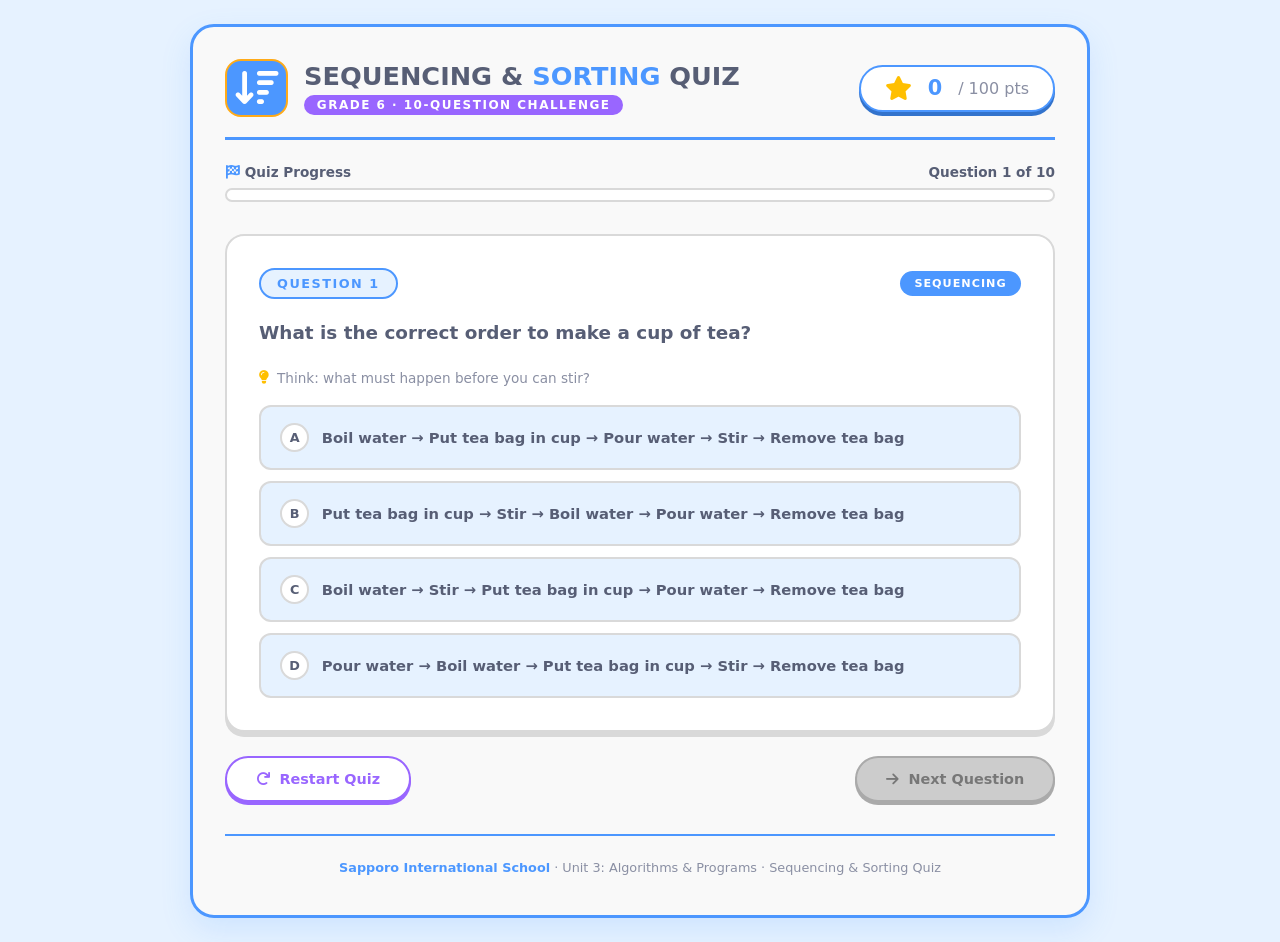
<file: 6/seq.html>
<!DOCTYPE html>
<html lang="en">
<head>
    <meta charset="UTF-8">
    <meta name="viewport" content="width=device-width, initial-scale=1.0">
    <title>Sequencing & Sorting · 10-Question Quest</title>
    <link rel="stylesheet" href="https://cdnjs.cloudflare.com/ajax/libs/font-awesome/6.0.0-beta3/css/all.min.css">
    <style>
        /* ===== SCRATCH COLOR PALETTE ===== */
        :root {
            --scratch-motion: #4C97FF;
            --scratch-motion-dark: #3373CC;
            --scratch-looks: #9966FF;
            --scratch-looks-dark: #774DCB;
            --scratch-sound: #CF63CF;
            --scratch-sound-dark: #BD42BD;
            --scratch-events: #FFBF00;
            --scratch-events-dark: #CC9900;
            --scratch-control: #FFAB19;
            --scratch-control-dark: #CF8B17;
            --scratch-sensing: #5CB1D6;
            --scratch-sensing-dark: #2E8EB8;
            --scratch-operators: #59C059;
            --scratch-operators-dark: #389438;
            --scratch-variables: #FF8C1A;
            --scratch-myblocks: #FF6680;
            --scratch-myblocks-dark: #FF3355;
            --scratch-bg: #E6F2FF;
            --scratch-panel: #F9F9F9;
            --scratch-border: #D9D9D9;
            --scratch-text: #575E75;
            --scratch-text-light: #FFFFFF;
        }

        * {
            margin: 0;
            padding: 0;
            box-sizing: border-box;
            font-family: 'Helvetica Neue', 'Segoe UI', 'Poppins', system-ui, sans-serif;
        }

        body {
            background: var(--scratch-bg);
            color: var(--scratch-text);
            padding: 1.5rem;
            min-height: 100vh;
            display: flex;
            flex-direction: column;
            align-items: center;
        }

        .quiz-container {
            max-width: 900px;
            width: 100%;
            background: var(--scratch-panel);
            border-radius: 1.5rem;
            padding: 2rem 2rem 2.5rem;
            border: 3px solid var(--scratch-motion);
            box-shadow: 0 12px 30px rgba(76, 151, 255, 0.15);
        }

        /* Header */
        .header {
            display: flex;
            flex-wrap: wrap;
            justify-content: space-between;
            align-items: center;
            margin-bottom: 1.5rem;
            padding-bottom: 1.2rem;
            border-bottom: 3px solid var(--scratch-motion);
        }

        .brand {
            display: flex;
            align-items: center;
            gap: 1rem;
        }

        .brand i {
            font-size: 2.4rem;
            color: var(--scratch-text-light);
            background: var(--scratch-motion);
            padding: 0.5rem;
            border-radius: 1rem;
            border: 2px solid var(--scratch-control);
        }

        .brand h1 {
            font-size: 1.6rem;
            font-weight: 800;
            color: var(--scratch-text);
        }

        .brand h1 span {
            color: var(--scratch-motion);
        }

        .brand p {
            color: var(--scratch-text-light);
            background: var(--scratch-looks);
            font-weight: 600;
            font-size: 0.75rem;
            letter-spacing: 1.5px;
            padding: 0.2rem 0.8rem;
            border-radius: 20px;
            display: inline-block;
            margin-top: 0.2rem;
        }

        .score-tracker {
            background: var(--scratch-text-light);
            border: 2px solid var(--scratch-motion);
            border-radius: 40px;
            padding: 0.6rem 1.5rem;
            display: flex;
            align-items: center;
            gap: 1rem;
            box-shadow: 0 4px 0 var(--scratch-motion-dark);
        }

        .score-tracker i {
            color: var(--scratch-events);
            font-size: 1.5rem;
        }

        .score-tracker .points {
            font-weight: 800;
            font-size: 1.3rem;
            color: var(--scratch-motion);
        }

        /* Progress */
        .progress-container {
            margin-bottom: 2rem;
        }

        .progress-label {
            display: flex;
            justify-content: space-between;
            font-size: 0.85rem;
            font-weight: 700;
            margin-bottom: 0.5rem;
            color: var(--scratch-text);
        }

        .progress-bar {
            height: 14px;
            background: var(--scratch-text-light);
            border-radius: 20px;
            border: 2px solid var(--scratch-border);
            overflow: hidden;
        }

        .progress-fill {
            height: 100%;
            width: 0%;
            background: linear-gradient(90deg, var(--scratch-operators), var(--scratch-motion));
            border-radius: 20px;
            transition: width 0.4s ease;
        }

        /* Question card */
        .question-card {
            background: var(--scratch-text-light);
            border-radius: 1.2rem;
            padding: 2rem;
            border: 2px solid var(--scratch-border);
            box-shadow: 0 5px 0 var(--scratch-border);
            margin-bottom: 1.5rem;
            min-height: 320px;
            display: flex;
            flex-direction: column;
        }

        .question-meta {
            display: flex;
            justify-content: space-between;
            align-items: center;
            margin-bottom: 1.2rem;
        }

        .question-number {
            font-size: 0.8rem;
            font-weight: 800;
            text-transform: uppercase;
            letter-spacing: 1.5px;
            color: var(--scratch-motion);
            background: var(--scratch-bg);
            padding: 0.4rem 1rem;
            border-radius: 40px;
            border: 2px solid var(--scratch-motion);
        }

        .question-type {
            font-size: 0.7rem;
            font-weight: 800;
            text-transform: uppercase;
            letter-spacing: 1px;
            padding: 0.35rem 0.9rem;
            border-radius: 40px;
            color: white;
        }

        .question-type.sequence { background: var(--scratch-motion); }
        .question-type.sorting { background: var(--scratch-looks); }
        .question-type.debug { background: var(--scratch-myblocks); }
        .question-type.loop { background: var(--scratch-control); color: var(--scratch-text); }

        .question-text {
            font-size: 1.15rem;
            font-weight: 700;
            color: var(--scratch-text);
            line-height: 1.5;
            margin-bottom: 1.5rem;
        }

        .question-hint {
            font-size: 0.85rem;
            color: #8A8FA3;
            font-weight: 500;
            margin-bottom: 1.2rem;
            display: flex;
            align-items: center;
            gap: 0.5rem;
        }

        .question-hint i {
            color: var(--scratch-events);
        }

        /* Answer options */
        .answers {
            display: flex;
            flex-direction: column;
            gap: 0.7rem;
            flex: 1;
        }

        .answer-btn {
            background: var(--scratch-bg);
            border: 2px solid var(--scratch-border);
            border-radius: 12px;
            padding: 1rem 1.2rem;
            font-size: 0.92rem;
            font-weight: 600;
            color: var(--scratch-text);
            cursor: pointer;
            text-align: left;
            display: flex;
            align-items: center;
            gap: 0.8rem;
            transition: 0.15s ease;
        }

        .answer-btn:hover {
            border-color: var(--scratch-motion);
            background: #D6E9FF;
            transform: translateX(3px);
        }

        .answer-btn .option-letter {
            width: 1.8rem;
            height: 1.8rem;
            border-radius: 50%;
            background: var(--scratch-text-light);
            border: 2px solid var(--scratch-border);
            display: flex;
            align-items: center;
            justify-content: center;
            font-weight: 800;
            font-size: 0.8rem;
            flex-shrink: 0;
        }

        .answer-btn.correct {
            background: #E6F9E6;
            border-color: var(--scratch-operators);
            color: var(--scratch-operators-dark);
        }

        .answer-btn.correct .option-letter {
            background: var(--scratch-operators);
            color: white;
            border-color: var(--scratch-operators-dark);
        }

        .answer-btn.wrong {
            background: #FFEEF0;
            border-color: var(--scratch-myblocks);
            color: var(--scratch-myblocks-dark);
        }

        .answer-btn.wrong .option-letter {
            background: var(--scratch-myblocks);
            color: white;
            border-color: var(--scratch-myblocks-dark);
        }

        .answer-btn:disabled {
            cursor: not-allowed;
            opacity: 0.8;
        }

        /* Feedback */
        .feedback {
            margin-top: 1.2rem;
            padding: 0.9rem 1.2rem;
            border-radius: 12px;
            font-weight: 700;
            font-size: 0.9rem;
            display: none;
            align-items: center;
            gap: 0.6rem;
        }

        .feedback.show { display: flex; }
        .feedback.success { background: #E6F9E6; color: var(--scratch-operators-dark); border: 2px solid var(--scratch-operators); }
        .feedback.error { background: #FFEEF0; color: var(--scratch-myblocks-dark); border: 2px solid var(--scratch-myblocks); }

        /* Action row */
        .action-row {
            display: flex;
            justify-content: space-between;
            align-items: center;
            gap: 1rem;
            flex-wrap: wrap;
        }

        .btn {
            padding: 0.8rem 1.8rem;
            border-radius: 40px;
            font-weight: 800;
            font-size: 0.9rem;
            cursor: pointer;
            border: 2px solid;
            display: inline-flex;
            align-items: center;
            gap: 0.6rem;
            transition: 0.1s ease;
        }

        .btn-next {
            background: var(--scratch-motion);
            border-color: var(--scratch-motion-dark);
            color: white;
            box-shadow: 0 3px 0 var(--scratch-motion-dark);
        }

        .btn-next:hover { background: #6BA8FF; transform: translateY(-1px); }
        .btn-next:active { transform: translateY(2px); box-shadow: 0 1px 0 var(--scratch-motion-dark); }
        .btn-next:disabled { background: #CCC; border-color: #AAA; box-shadow: 0 3px 0 #AAA; cursor: not-allowed; color: #777; }

        .btn-restart {
            background: var(--scratch-text-light);
            border-color: var(--scratch-looks);
            color: var(--scratch-looks);
            box-shadow: 0 3px 0 var(--scratch-looks);
        }

        .btn-restart:hover { background: #F3EDFF; transform: translateY(-1px); }

        /* Results screen */
        .results-screen {
            display: none;
            text-align: center;
            padding: 2rem 1rem;
        }

        .results-screen.show { display: block; }

        .results-icon {
            font-size: 4rem;
            margin-bottom: 1rem;
            color: var(--scratch-events);
            animation: bounceIn 0.5s ease;
        }

        @keyframes bounceIn {
            0% { transform: scale(0); }
            60% { transform: scale(1.15); }
            100% { transform: scale(1); }
        }

        .results-title {
            font-size: 1.8rem;
            font-weight: 800;
            color: var(--scratch-text);
            margin-bottom: 0.5rem;
        }

        .results-subtitle {
            font-size: 1rem;
            color: #7A8A9E;
            margin-bottom: 1.5rem;
        }

        .results-score {
            font-size: 3rem;
            font-weight: 900;
            color: var(--scratch-motion);
            margin-bottom: 0.3rem;
        }

        .results-score span {
            font-size: 1.2rem;
            color: #8A8FA3;
            font-weight: 700;
        }

        .results-message {
            font-size: 1rem;
            font-weight: 600;
            color: var(--scratch-operators-dark);
            background: #E6F9E6;
            padding: 0.8rem 1.5rem;
            border-radius: 40px;
            display: inline-block;
            margin-bottom: 2rem;
            border: 2px solid var(--scratch-operators);
        }

        .results-breakdown {
            display: grid;
            grid-template-columns: repeat(auto-fit, minmax(150px, 1fr));
            gap: 1rem;
            max-width: 600px;
            margin: 0 auto 2rem;
        }

        .breakdown-item {
            background: var(--scratch-text-light);
            border: 2px solid var(--scratch-border);
            border-radius: 12px;
            padding: 1rem;
            box-shadow: 0 3px 0 var(--scratch-border);
        }

        .breakdown-item .bd-label {
            font-size: 0.7rem;
            font-weight: 800;
            text-transform: uppercase;
            letter-spacing: 1px;
            color: #8A8FA3;
            margin-bottom: 0.3rem;
        }

        .breakdown-item .bd-value {
            font-size: 1.4rem;
            font-weight: 900;
        }

        .breakdown-item .bd-value.good { color: var(--scratch-operators); }
        .breakdown-item .bd-value.miss { color: var(--scratch-myblocks); }

        /* Points pop */
        .points-pop {
            position: fixed;
            top: 20%;
            left: 50%;
            transform: translateX(-50%);
            background: var(--scratch-events);
            color: var(--scratch-text);
            font-weight: 900;
            padding: 1rem 2.5rem;
            border-radius: 60px;
            font-size: 1.8rem;
            border: 3px solid var(--scratch-control-dark);
            box-shadow: 0 10px 30px rgba(0,0,0,0.2);
            z-index: 2000;
            animation: pop 0.3s ease;
        }

        @keyframes pop {
            0% { transform: translateX(-50%) scale(0.8); opacity: 0; }
            100% { transform: translateX(-50%) scale(1); opacity: 1; }
        }

        /* Footer */
        .footer-note {
            text-align: center;
            margin-top: 2rem;
            font-size: 0.8rem;
            color: #8A8FA3;
            border-top: 2px solid var(--scratch-motion);
            padding-top: 1.5rem;
        }

        .footer-note span {
            color: var(--scratch-motion);
            font-weight: 700;
        }

        @media (max-width: 600px) {
            .header { flex-direction: column; align-items: flex-start; gap: 1rem; }
            .question-text { font-size: 1rem; }
            .brand h1 { font-size: 1.3rem; }
        }
    </style>
</head>
<body>
    <div class="quiz-container">
        <!-- Header -->
        <div class="header">
            <div class="brand">
                <i class="fas fa-sort-amount-down"></i>
                <div>
                    <h1>SEQUENCING & <span>SORTING</span> QUIZ</h1>
                    <p>GRADE 6 · 10-QUESTION CHALLENGE</p>
                </div>
            </div>
            <div class="score-tracker">
                <i class="fas fa-star"></i>
                <span class="points" id="pointsDisplay">0</span>
                <span style="color:#8A8FA3;">/ 100 pts</span>
            </div>
        </div>

        <!-- Progress -->
        <div class="progress-container">
            <div class="progress-label">
                <span><i class="fas fa-flag-checkered" style="color:var(--scratch-motion)"></i> Quiz Progress</span>
                <span id="progressText">Question 1 of 10</span>
            </div>
            <div class="progress-bar">
                <div class="progress-fill" id="progressFill"></div>
            </div>
        </div>

        <!-- Question area -->
        <div id="questionArea">
            <div class="question-card">
                <div class="question-meta">
                    <span class="question-number" id="qNumber">Question 1</span>
                    <span class="question-type sequence" id="qType">Sequencing</span>
                </div>
                <div class="question-text" id="qText">Loading question...</div>
                <div class="question-hint" id="qHint"><i class="fas fa-lightbulb"></i> <span id="qHintText"></span></div>
                <div class="answers" id="answersContainer"></div>
                <div class="feedback" id="feedback"></div>
            </div>

            <div class="action-row">
                <button class="btn btn-restart" id="restartBtn"><i class="fas fa-redo"></i> Restart Quiz</button>
                <button class="btn btn-next" id="nextBtn" disabled><i class="fas fa-arrow-right"></i> Next Question</button>
            </div>
        </div>

        <!-- Results screen -->
        <div class="results-screen" id="resultsScreen">
            <div class="results-icon"><i class="fas fa-trophy"></i></div>
            <div class="results-title">Quiz Complete!</div>
            <div class="results-subtitle">Here's how you did on the Sequencing & Sorting Challenge</div>
            <div class="results-score" id="resultsScore">0 <span>/ 100</span></div>
            <div class="results-message" id="resultsMessage">Great effort!</div>

            <div class="results-breakdown">
                <div class="breakdown-item">
                    <div class="bd-label"><i class="fas fa-check-circle" style="color:var(--scratch-operators)"></i> Correct</div>
                    <div class="bd-value good" id="bdCorrect">0</div>
                </div>
                <div class="breakdown-item">
                    <div class="bd-label"><i class="fas fa-times-circle" style="color:var(--scratch-myblocks)"></i> Incorrect</div>
                    <div class="bd-value miss" id="bdIncorrect">0</div>
                </div>
                <div class="breakdown-item">
                    <div class="bd-label"><i class="fas fa-percentage" style="color:var(--scratch-motion)"></i> Accuracy</div>
                    <div class="bd-value" id="bdAccuracy" style="color:var(--scratch-motion);">0%</div>
                </div>
            </div>

            <button class="btn btn-next" id="playAgainBtn"><i class="fas fa-redo"></i> Play Again</button>
        </div>

        <!-- Footer -->
        <div class="footer-note">
            <span>Sapporo International School</span> · Unit 3: Algorithms & Programs · Sequencing & Sorting Quiz
        </div>
    </div>

    <script>
        (function() {
            // ---------- 10 QUESTIONS ----------
            const questions = [
                // 1 - Sequencing
                {
                    type: 'sequence',
                    typeLabel: 'Sequencing',
                    text: 'What is the correct order to make a cup of tea?',
                    hint: 'Think: what must happen before you can stir?',
                    options: [
                        'Boil water → Put tea bag in cup → Pour water → Stir → Remove tea bag',
                        'Put tea bag in cup → Stir → Boil water → Pour water → Remove tea bag',
                        'Boil water → Stir → Put tea bag in cup → Pour water → Remove tea bag',
                        'Pour water → Boil water → Put tea bag in cup → Stir → Remove tea bag'
                    ],
                    correct: 0,
                    explanation: 'You must boil water first, then add the tea bag, pour the water, stir, and finally remove the bag.'
                },
                // 2 - Sorting
                {
                    type: 'sorting',
                    typeLabel: 'Sorting',
                    text: 'Which list shows the numbers sorted from smallest to largest: 34, 7, 89, 12, 56?',
                    hint: 'Find the smallest number first, then the next smallest...',
                    options: [
                        '7, 12, 34, 56, 89',
                        '89, 56, 34, 12, 7',
                        '34, 7, 12, 56, 89',
                        '7, 34, 12, 56, 89'
                    ],
                    correct: 0,
                    explanation: 'Ascending order means smallest to largest: 7 → 12 → 34 → 56 → 89.'
                },
                // 3 - Sequencing
                {
                    type: 'sequence',
                    typeLabel: 'Sequencing',
                    text: 'In a Scratch program, which block must come FIRST?',
                    hint: 'Every script needs a starting event.',
                    options: [
                        'when flag clicked',
                        'move 10 steps',
                        'repeat 4',
                        'say "Hello!"'
                    ],
                    correct: 0,
                    explanation: 'The "when flag clicked" event block starts the script. Everything else runs after it.'
                },
                // 4 - Debug
                {
                    type: 'debug',
                    typeLabel: 'Debugging',
                    text: 'A program to draw a square is: repeat 4 [move 50, turn 90]. What happens if you change it to "repeat 3"?',
                    hint: 'How many sides does a square have?',
                    options: [
                        'It draws a triangle instead of a square',
                        'It draws a square but smaller',
                        'It draws nothing',
                        'It draws a circle'
                    ],
                    correct: 0,
                    explanation: 'A square has 4 sides. Repeating only 3 times draws a triangle (3 sides).'
                },
                // 5 - Sorting
                {
                    type: 'sorting',
                    typeLabel: 'Sorting',
                    text: 'Sort these words alphabetically: apple, banana, cherry, date. Which is correct?',
                    hint: 'Alphabetical order starts with A, then B, then C...',
                    options: [
                        'apple, banana, cherry, date',
                        'banana, apple, date, cherry',
                        'cherry, banana, apple, date',
                        'date, cherry, banana, apple'
                    ],
                    correct: 0,
                    explanation: 'A comes before B, B before C, C before D: apple → banana → cherry → date.'
                },
                // 6 - Sequencing
                {
                    type: 'sequence',
                    typeLabel: 'Sequencing',
                    text: 'What is the correct sequence to open a file on a computer?',
                    hint: 'You need to turn on the computer before you can find a file.',
                    options: [
                        'Turn on computer → Open file explorer → Find the file → Double-click the file',
                        'Double-click the file → Turn on computer → Open file explorer → Find the file',
                        'Find the file → Turn on computer → Double-click the file → Open file explorer',
                        'Open file explorer → Turn on computer → Find the file → Double-click the file'
                    ],
                    correct: 0,
                    explanation: 'First power on, then navigate to the file, and finally open it by double-clicking.'
                },
                // 7 - Debug
                {
                    type: 'debug',
                    typeLabel: 'Debugging',
                    text: 'The steps to log into an email are out of order: "Enter password → Open browser → Click login → Type username". What is the FIRST step?',
                    hint: 'You need a browser before you can see a login page.',
                    options: [
                        'Open browser',
                        'Enter password',
                        'Click login',
                        'Type username'
                    ],
                    correct: 0,
                    explanation: 'You must open the browser first to reach the login page.'
                },
                // 8 - Sorting
                {
                    type: 'sorting',
                    typeLabel: 'Sorting',
                    text: 'Which sorting algorithm swaps adjacent items repeatedly until the list is ordered?',
                    hint: 'Think of bubbles rising to the top.',
                    options: [
                        'Bubble sort',
                        'Quick sort',
                        'Merge sort',
                        'Binary sort'
                    ],
                    correct: 0,
                    explanation: 'Bubble sort compares and swaps adjacent items, "bubbling" the largest to the end.'
                },
                // 9 - Loop
                {
                    type: 'loop',
                    typeLabel: 'Repetition',
                    text: 'What does the "repeat 4 [move 50, turn 90]" block draw?',
                    hint: '4 sides, 90° turns — what shape is that?',
                    options: [
                        'A square',
                        'A triangle',
                        'A circle',
                        'A straight line'
                    ],
                    correct: 0,
                    explanation: 'Four equal sides with 90° turns make a square.'
                },
                // 10 - Sequencing
                {
                    type: 'sequence',
                    typeLabel: 'Sequencing',
                    text: 'What is the correct order of the "morning routine" algorithm?',
                    hint: 'Wake up first, then get ready, then leave.',
                    options: [
                        'Wake up → Brush teeth → Get dressed → Eat breakfast → Go to school',
                        'Eat breakfast → Wake up → Brush teeth → Get dressed → Go to school',
                        'Get dressed → Wake up → Eat breakfast → Brush teeth → Go to school',
                        'Wake up → Eat breakfast → Go to school → Brush teeth → Get dressed'
                    ],
                    correct: 0,
                    explanation: 'A logical morning sequence: wake up, brush teeth, get dressed, eat, then go to school.'
                }
            ];

            // ---------- STATE ----------
            let currentQuestion = 0;
            let score = 0;
            let correctCount = 0;
            let incorrectCount = 0;
            let answered = false;

            // ---------- DOM ----------
            const pointsDisplay = document.getElementById('pointsDisplay');
            const progressFill = document.getElementById('progressFill');
            const progressText = document.getElementById('progressText');
            const qNumber = document.getElementById('qNumber');
            const qType = document.getElementById('qType');
            const qText = document.getElementById('qText');
            const qHintText = document.getElementById('qHintText');
            const answersContainer = document.getElementById('answersContainer');
            const feedback = document.getElementById('feedback');
            const nextBtn = document.getElementById('nextBtn');
            const restartBtn = document.getElementById('restartBtn');
            const questionArea = document.getElementById('questionArea');
            const resultsScreen = document.getElementById('resultsScreen');
            const resultsScore = document.getElementById('resultsScore');
            const resultsMessage = document.getElementById('resultsMessage');
            const bdCorrect = document.getElementById('bdCorrect');
            const bdIncorrect = document.getElementById('bdIncorrect');
            const bdAccuracy = document.getElementById('bdAccuracy');
            const playAgainBtn = document.getElementById('playAgainBtn');

            // ---------- RENDER QUESTION ----------
            function renderQuestion() {
                if (currentQuestion >= questions.length) {
                    showResults();
                    return;
                }

                answered = false;
                nextBtn.disabled = true;
                feedback.className = 'feedback';
                feedback.innerHTML = '';

                const q = questions[currentQuestion];

                // Update meta
                qNumber.textContent = `Question ${currentQuestion + 1}`;
                qType.textContent = q.typeLabel;
                qType.className = `question-type ${q.type}`;

                // Progress
                const pct = ((currentQuestion) / questions.length) * 100;
                progressFill.style.width = pct + '%';
                progressText.textContent = `Question ${currentQuestion + 1} of ${questions.length}`;

                // Question text
                qText.textContent = q.text;
                qHintText.textContent = q.hint;

                // Answers
                answersContainer.innerHTML = '';
                const letters = ['A', 'B', 'C', 'D'];
                q.options.forEach((option, index) => {
                    const btn = document.createElement('button');
                    btn.className = 'answer-btn';
                    btn.innerHTML = `<span class="option-letter">${letters[index]}</span> <span>${option}</span>`;
                    btn.addEventListener('click', () => selectAnswer(index, q));
                    answersContainer.appendChild(btn);
                });
            }

            // ---------- SELECT ANSWER ----------
            function selectAnswer(index, q) {
                if (answered) return;
                answered = true;

                const buttons = answersContainer.querySelectorAll('.answer-btn');
                const isCorrect = index === q.correct;

                // Disable all buttons
                buttons.forEach(btn => btn.disabled = true);

                // Mark selected
                buttons[index].classList.add(isCorrect ? 'correct' : 'wrong');

                // If wrong, highlight correct answer
                if (!isCorrect) {
                    buttons[q.correct].classList.add('correct');
                }

                // Update feedback
                feedback.className = `feedback show ${isCorrect ? 'success' : 'error'}`;
                feedback.innerHTML = isCorrect
                    ? `<i class="fas fa-check-circle"></i> <strong>Correct!</strong> ${q.explanation}`
                    : `<i class="fas fa-times-circle"></i> <strong>Not quite.</strong> ${q.explanation}`;

                // Update score
                if (isCorrect) {
                    score += 10;
                    correctCount++;
                    showPointsPopup(10);
                } else {
                    incorrectCount++;
                }

                pointsDisplay.textContent = score;
                nextBtn.disabled = false;

                // Update progress bar to include this question
                const pct = ((currentQuestion + 1) / questions.length) * 100;
                progressFill.style.width = pct + '%';
            }

            // ---------- NEXT QUESTION ----------
            nextBtn.addEventListener('click', function() {
                currentQuestion++;
                if (currentQuestion >= questions.length) {
                    showResults();
                } else {
                    renderQuestion();
                }
            });

            // ---------- SHOW RESULTS ----------
            function showResults() {
                questionArea.style.display = 'none';
                resultsScreen.classList.add('show');

                resultsScore.innerHTML = `${score} <span>/ 100</span>`;
                bdCorrect.textContent = correctCount;
                bdIncorrect.textContent = incorrectCount;
                const accuracy = Math.round((correctCount / questions.length) * 100);
                bdAccuracy.textContent = accuracy + '%';

                // Progress full
                progressFill.style.width = '100%';
                progressText.textContent = 'Quiz Complete!';

                // Message based on score
                if (score === 100) {
                    resultsMessage.textContent = '🏆 Perfect score! You are a Sequencing & Sorting Master!';
                } else if (score >= 80) {
                    resultsMessage.textContent = '🌟 Excellent work! You really know your algorithms!';
                } else if (score >= 60) {
                    resultsMessage.textContent = '👍 Good job! Review the explanations to improve further.';
                } else if (score >= 40) {
                    resultsMessage.textContent = '📚 Keep practising! Try the quiz again to boost your score.';
                } else {
                    resultsMessage.textContent = '💪 Don\'t give up! Review sequencing and sorting, then try again.';
                }
            }

            // ---------- POINTS POPUP ----------
            function showPointsPopup(amount) {
                const popup = document.createElement('div');
                popup.className = 'points-pop';
                popup.textContent = `+${amount} pts!`;
                document.body.appendChild(popup);
                setTimeout(() => popup.remove(), 800);
            }

            // ---------- RESTART ----------
            function restartQuiz() {
                currentQuestion = 0;
                score = 0;
                correctCount = 0;
                incorrectCount = 0;
                answered = false;
                pointsDisplay.textContent = '0';
                questionArea.style.display = 'block';
                resultsScreen.classList.remove('show');
                renderQuestion();
            }

            restartBtn.addEventListener('click', restartQuiz);
            playAgainBtn.addEventListener('click', restartQuiz);

            // ---------- INIT ----------
            renderQuestion();
        })();
    </script>
</body>
</html>
</file>
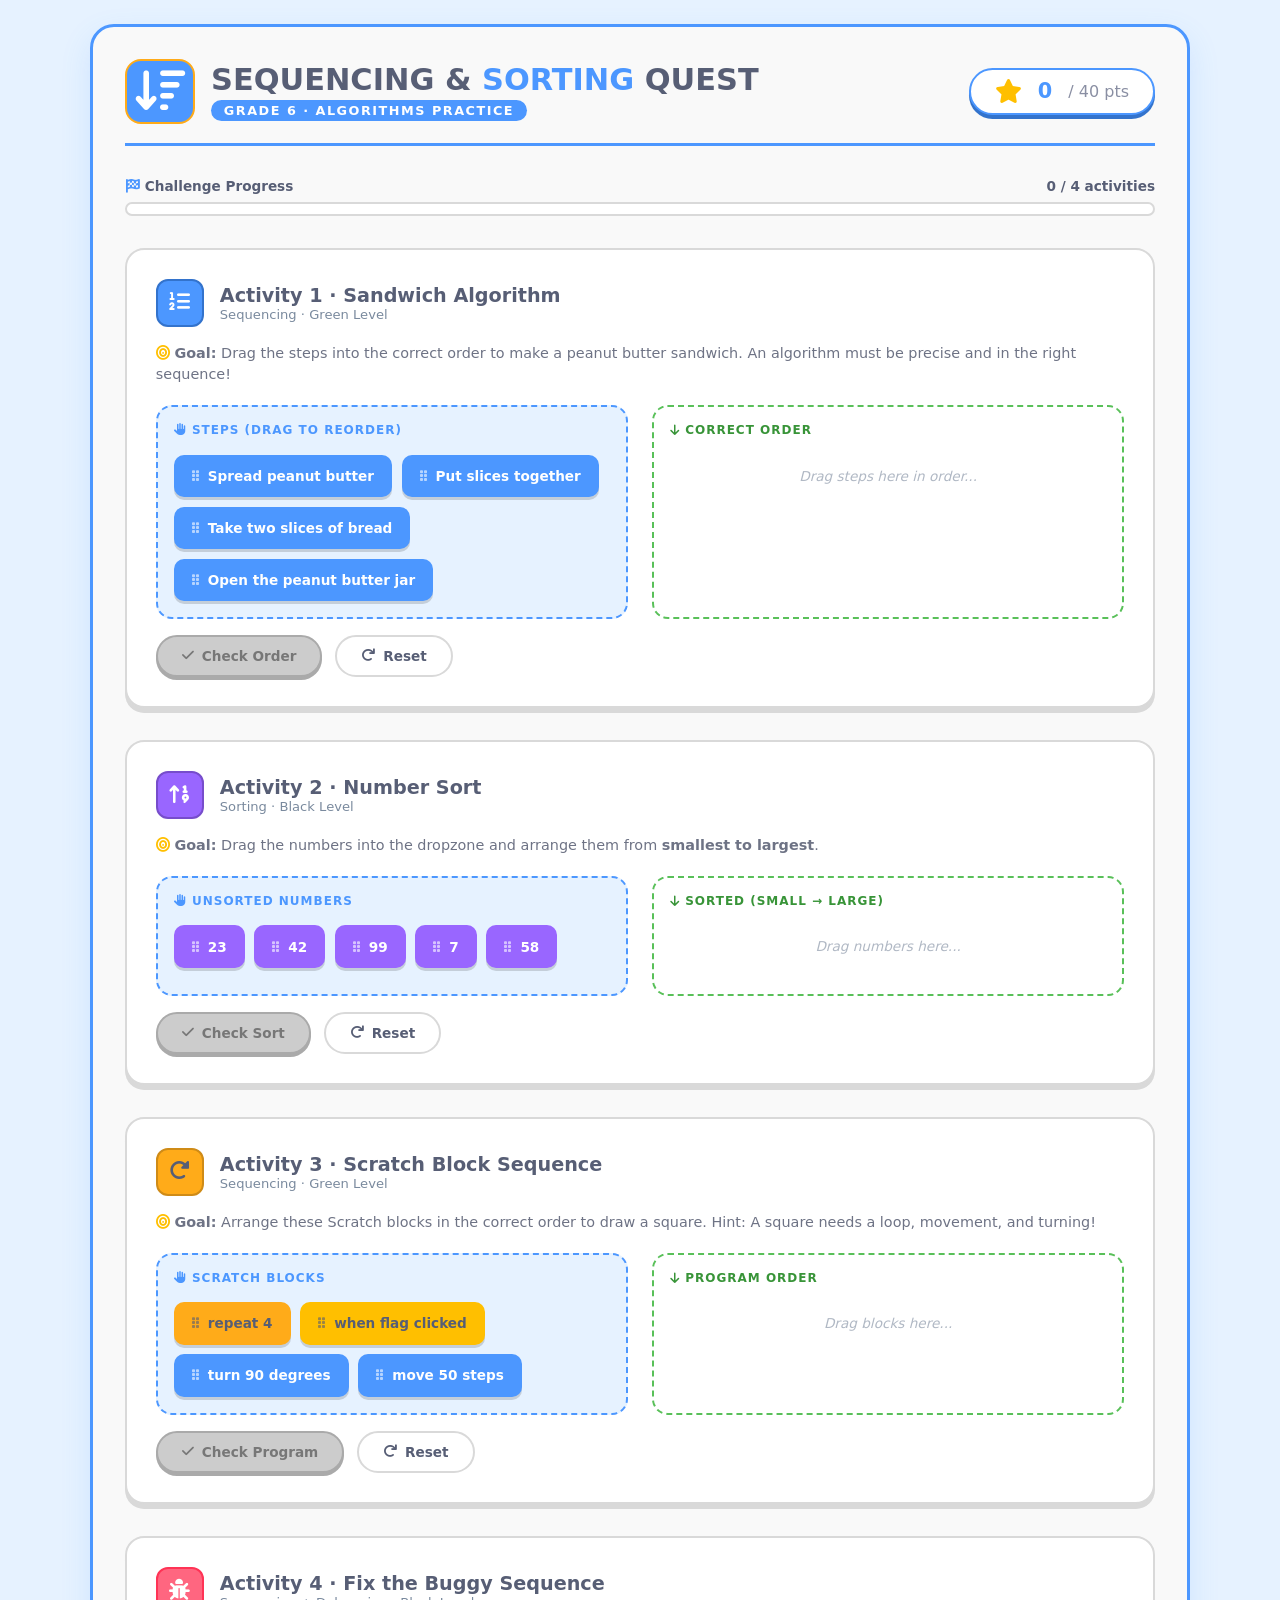
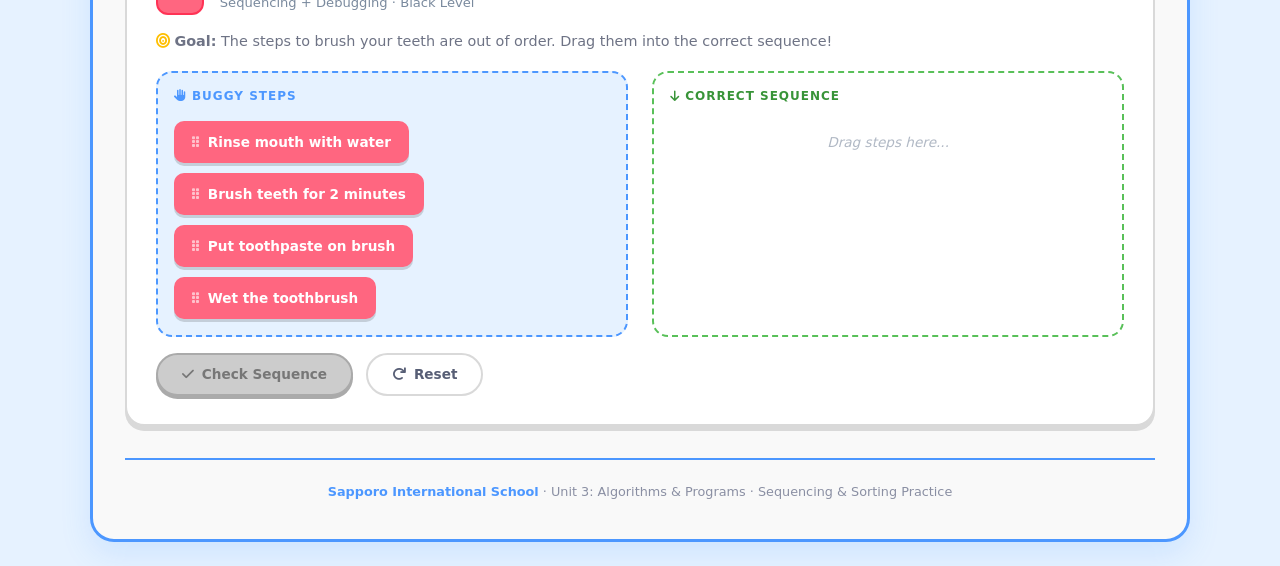
<file: 6/sort.html>
<!DOCTYPE html>
<html lang="en">
<head>
    <meta charset="UTF-8">
    <meta name="viewport" content="width=device-width, initial-scale=1.0">
    <title>Sequencing & Sorting Quest · Scratch Theme</title>
    <link rel="stylesheet" href="https://cdnjs.cloudflare.com/ajax/libs/font-awesome/6.0.0-beta3/css/all.min.css">
    <style>
        /* ===== SCRATCH OFFICIAL COLOR PALETTE ===== */
        :root {
            --scratch-motion: #4C97FF;
            --scratch-motion-dark: #3373CC;
            --scratch-looks: #9966FF;
            --scratch-looks-dark: #774DCB;
            --scratch-sound: #CF63CF;
            --scratch-sound-dark: #BD42BD;
            --scratch-events: #FFBF00;
            --scratch-events-dark: #CC9900;
            --scratch-control: #FFAB19;
            --scratch-control-dark: #CF8B17;
            --scratch-sensing: #5CB1D6;
            --scratch-sensing-dark: #2E8EB8;
            --scratch-operators: #59C059;
            --scratch-operators-dark: #389438;
            --scratch-variables: #FF8C1A;
            --scratch-myblocks: #FF6680;
            --scratch-myblocks-dark: #FF3355;
            --scratch-bg: #E6F2FF;
            --scratch-panel: #F9F9F9;
            --scratch-border: #D9D9D9;
            --scratch-text: #575E75;
            --scratch-text-light: #FFFFFF;
        }

        * {
            margin: 0;
            padding: 0;
            box-sizing: border-box;
            font-family: 'Helvetica Neue', 'Segoe UI', 'Poppins', system-ui, sans-serif;
        }

        body {
            background: var(--scratch-bg);
            color: var(--scratch-text);
            padding: 1.5rem;
            min-height: 100vh;
            display: flex;
            flex-direction: column;
            align-items: center;
        }

        .quest-container {
            max-width: 1100px;
            width: 100%;
            background: var(--scratch-panel);
            border-radius: 1.5rem;
            padding: 2rem 2rem 2.5rem;
            border: 3px solid var(--scratch-motion);
            box-shadow: 0 12px 30px rgba(76, 151, 255, 0.15);
        }

        /* Header */
        .header {
            display: flex;
            flex-wrap: wrap;
            justify-content: space-between;
            align-items: center;
            margin-bottom: 2rem;
            padding-bottom: 1.2rem;
            border-bottom: 3px solid var(--scratch-motion);
        }

        .school-brand {
            display: flex;
            align-items: center;
            gap: 1rem;
        }

        .school-brand i {
            font-size: 2.8rem;
            color: var(--scratch-text-light);
            background: var(--scratch-motion);
            padding: 0.5rem;
            border-radius: 1rem;
            border: 2px solid var(--scratch-control);
        }

        .school-brand h1 {
            font-size: 1.9rem;
            font-weight: 800;
            color: var(--scratch-text);
        }

        .school-brand h1 span {
            color: var(--scratch-motion);
        }

        .school-brand p {
            color: var(--scratch-text-light);
            background: var(--scratch-motion);
            font-weight: 600;
            font-size: 0.8rem;
            letter-spacing: 1.5px;
            padding: 0.2rem 0.8rem;
            border-radius: 20px;
            display: inline-block;
            margin-top: 0.2rem;
        }

        .score-tracker {
            background: var(--scratch-text-light);
            border: 2px solid var(--scratch-motion);
            border-radius: 40px;
            padding: 0.6rem 1.5rem;
            display: flex;
            align-items: center;
            gap: 1rem;
            box-shadow: 0 4px 0 var(--scratch-motion-dark);
        }

        .score-tracker i {
            color: var(--scratch-events);
            font-size: 1.5rem;
        }

        .score-tracker .points {
            font-weight: 800;
            font-size: 1.3rem;
            color: var(--scratch-motion);
        }

        /* Progress bar */
        .progress-container {
            margin-bottom: 2rem;
        }

        .progress-label {
            display: flex;
            justify-content: space-between;
            font-size: 0.85rem;
            font-weight: 700;
            margin-bottom: 0.5rem;
            color: var(--scratch-text);
        }

        .progress-bar {
            height: 14px;
            background: var(--scratch-text-light);
            border-radius: 20px;
            border: 2px solid var(--scratch-border);
            overflow: hidden;
        }

        .progress-fill {
            height: 100%;
            width: 0%;
            background: linear-gradient(90deg, var(--scratch-operators), var(--scratch-motion));
            border-radius: 20px;
            transition: width 0.4s ease;
        }

        /* Activity cards */
        .activities {
            display: flex;
            flex-direction: column;
            gap: 2rem;
        }

        .activity-card {
            background: var(--scratch-text-light);
            border-radius: 1.2rem;
            padding: 1.8rem;
            border: 2px solid var(--scratch-border);
            box-shadow: 0 5px 0 var(--scratch-border);
            transition: 0.2s ease;
        }

        .activity-card.completed {
            border-color: var(--scratch-operators);
            box-shadow: 0 5px 0 var(--scratch-operators-dark);
            background: #F5FFF5;
        }

        .activity-header {
            display: flex;
            align-items: center;
            gap: 1rem;
            margin-bottom: 1rem;
        }

        .activity-icon {
            width: 3rem;
            height: 3rem;
            display: flex;
            align-items: center;
            justify-content: center;
            border-radius: 12px;
            font-size: 1.3rem;
            color: white;
            flex-shrink: 0;
        }

        .activity-icon.sequence { background: var(--scratch-motion); border: 2px solid var(--scratch-motion-dark); }
        .activity-icon.sorting { background: var(--scratch-looks); border: 2px solid var(--scratch-looks-dark); }
        .activity-icon.loop { background: var(--scratch-control); border: 2px solid var(--scratch-control-dark); color: var(--scratch-text); }
        .activity-icon.debug { background: var(--scratch-myblocks); border: 2px solid var(--scratch-myblocks-dark); }

        .activity-title {
            font-size: 1.2rem;
            font-weight: 800;
            color: var(--scratch-text);
        }

        .activity-subtitle {
            font-size: 0.82rem;
            color: #7A8A9E;
            font-weight: 500;
        }

        .activity-desc {
            font-size: 0.9rem;
            color: #6e7385;
            line-height: 1.5;
            margin-bottom: 1.2rem;
        }

        /* Drag & drop game area */
        .game-area {
            display: grid;
            grid-template-columns: 1fr 1fr;
            gap: 1.5rem;
            margin-bottom: 1rem;
        }

        @media (max-width: 700px) {
            .game-area { grid-template-columns: 1fr; }
        }

        .pool {
            background: var(--scratch-bg);
            border: 2px dashed var(--scratch-motion);
            border-radius: 1rem;
            padding: 1rem;
            min-height: 120px;
            display: flex;
            flex-wrap: wrap;
            gap: 0.6rem;
            align-content: flex-start;
        }

        .pool-title {
            width: 100%;
            font-size: 0.75rem;
            font-weight: 800;
            text-transform: uppercase;
            letter-spacing: 1px;
            color: var(--scratch-motion);
            margin-bottom: 0.5rem;
        }

        .dropzone {
            background: var(--scratch-text-light);
            border: 2px dashed var(--scratch-operators);
            border-radius: 1rem;
            padding: 1rem;
            min-height: 120px;
            display: flex;
            flex-direction: column;
            gap: 0.6rem;
        }

        .dropzone-title {
            font-size: 0.75rem;
            font-weight: 800;
            text-transform: uppercase;
            letter-spacing: 1px;
            color: var(--scratch-operators-dark);
            margin-bottom: 0.3rem;
        }

        .dropzone .placeholder {
            color: #B0B8C4;
            font-size: 0.85rem;
            font-style: italic;
            text-align: center;
            padding: 1rem;
        }

        /* Draggable tokens */
        .token {
            display: inline-flex;
            align-items: center;
            gap: 0.5rem;
            padding: 0.7rem 1rem;
            border-radius: 10px;
            font-weight: 700;
            font-size: 0.85rem;
            cursor: grab;
            user-select: none;
            transition: 0.1s ease;
            box-shadow: 0 3px 0 rgba(0,0,0,0.15);
            border: 2px solid transparent;
        }

        .token:hover {
            transform: translateY(-2px);
            box-shadow: 0 5px 0 rgba(0,0,0,0.15);
        }

        .token:active {
            cursor: grabbing;
        }

        .token.dragging {
            opacity: 0.4;
            transform: scale(0.95);
        }

        .token.drop-target {
            border-color: var(--scratch-events);
            box-shadow: 0 0 0 3px var(--scratch-events);
        }

        .token.motion { background: var(--scratch-motion); color: white; }
        .token.looks { background: var(--scratch-looks); color: white; }
        .token.control { background: var(--scratch-control); color: var(--scratch-text); }
        .token.events { background: var(--scratch-events); color: var(--scratch-text); }
        .token.operators { background: var(--scratch-operators); color: white; }
        .token.myblocks { background: var(--scratch-myblocks); color: white; }
        .token.variables { background: var(--scratch-variables); color: white; }

        .token .drag-handle {
            opacity: 0.6;
            font-size: 0.75rem;
        }

        /* Feedback */
        .feedback {
            margin-top: 0.8rem;
            padding: 0.7rem 1rem;
            border-radius: 10px;
            font-weight: 700;
            font-size: 0.85rem;
            display: none;
        }

        .feedback.show { display: block; }
        .feedback.success { background: #E6F9E6; color: var(--scratch-operators-dark); border: 2px solid var(--scratch-operators); }
        .feedback.error { background: #FFEEF0; color: var(--scratch-myblocks-dark); border: 2px solid var(--scratch-myblocks); }

        /* Action buttons */
        .activity-actions {
            display: flex;
            gap: 0.8rem;
            margin-top: 1rem;
            flex-wrap: wrap;
        }

        .btn {
            padding: 0.7rem 1.5rem;
            border-radius: 40px;
            font-weight: 800;
            font-size: 0.85rem;
            cursor: pointer;
            border: 2px solid;
            display: inline-flex;
            align-items: center;
            gap: 0.5rem;
            transition: 0.1s ease;
        }

        .btn-check {
            background: var(--scratch-operators);
            border-color: var(--scratch-operators-dark);
            color: white;
            box-shadow: 0 3px 0 var(--scratch-operators-dark);
        }

        .btn-check:hover { background: #6ed16e; transform: translateY(-1px); }
        .btn-check:active { transform: translateY(2px); box-shadow: 0 1px 0 var(--scratch-operators-dark); }
        .btn-check:disabled { background: #CCC; border-color: #AAA; box-shadow: 0 3px 0 #AAA; cursor: not-allowed; color: #777; }

        .btn-reset {
            background: var(--scratch-text-light);
            border-color: var(--scratch-border);
            color: var(--scratch-text);
        }

        .btn-reset:hover { background: #F0F0F0; }

        /* Points pop */
        .points-pop {
            position: fixed;
            top: 20%;
            left: 50%;
            transform: translateX(-50%);
            background: var(--scratch-events);
            color: var(--scratch-text);
            font-weight: 900;
            padding: 1rem 2.5rem;
            border-radius: 60px;
            font-size: 1.8rem;
            border: 3px solid var(--scratch-control-dark);
            box-shadow: 0 10px 30px rgba(0,0,0,0.2);
            z-index: 2000;
            animation: pop 0.3s ease;
        }

        @keyframes pop {
            0% { transform: translateX(-50%) scale(0.8); opacity: 0; }
            100% { transform: translateX(-50%) scale(1); opacity: 1; }
        }

        /* Footer */
        .footer-note {
            text-align: center;
            margin-top: 2rem;
            font-size: 0.8rem;
            color: #8A8FA3;
            border-top: 2px solid var(--scratch-motion);
            padding-top: 1.5rem;
        }

        .footer-note span {
            color: var(--scratch-motion);
            font-weight: 700;
        }

        .badge-display {
            display: flex;
            align-items: center;
            gap: 0.5rem;
            font-size: 0.8rem;
            font-weight: 700;
            color: var(--scratch-operators-dark);
        }

        .badge-display i {
            color: var(--scratch-events);
        }
    </style>
</head>
<body>
    <div class="quest-container">
        <!-- Header -->
        <div class="header">
            <div class="school-brand">
                <i class="fas fa-sort-amount-down"></i>
                <div>
                    <h1>SEQUENCING & <span>SORTING</span> QUEST</h1>
                    <p>GRADE 6 · ALGORITHMS PRACTICE</p>
                </div>
            </div>
            <div class="score-tracker">
                <i class="fas fa-star"></i>
                <span class="points" id="pointsDisplay">0</span>
                <span style="color:#8A8FA3;">/ 40 pts</span>
            </div>
        </div>

        <!-- Progress -->
        <div class="progress-container">
            <div class="progress-label">
                <span><i class="fas fa-flag-checkered" style="color:var(--scratch-motion)"></i> Challenge Progress</span>
                <span id="progressText">0 / 4 activities</span>
            </div>
            <div class="progress-bar">
                <div class="progress-fill" id="progressFill"></div>
            </div>
        </div>

        <!-- Activities -->
        <div class="activities" id="activitiesContainer">

            <!-- Activity 1: Sequence the Sandwich Algorithm -->
            <div class="activity-card" data-activity="1">
                <div class="activity-header">
                    <div class="activity-icon sequence"><i class="fas fa-list-ol"></i></div>
                    <div>
                        <div class="activity-title">Activity 1 · Sandwich Algorithm</div>
                        <div class="activity-subtitle">Sequencing · Green Level</div>
                    </div>
                </div>
                <div class="activity-desc">
                    <i class="fas fa-bullseye" style="color:var(--scratch-events)"></i>
                    <strong>Goal:</strong> Drag the steps into the correct order to make a peanut butter sandwich.
                    An algorithm must be precise and in the right sequence!
                </div>
                <div class="game-area">
                    <div class="pool" id="pool-1">
                        <div class="pool-title"><i class="fas fa-hand-paper"></i> Steps (drag to reorder)</div>
                        <!-- Tokens injected by JS -->
                    </div>
                    <div class="dropzone" id="dropzone-1">
                        <div class="dropzone-title"><i class="fas fa-arrow-down"></i> Correct Order</div>
                        <div class="placeholder">Drag steps here in order...</div>
                    </div>
                </div>
                <div class="feedback" id="feedback-1"></div>
                <div class="activity-actions">
                    <button class="btn btn-check" id="check-1" disabled><i class="fas fa-check"></i> Check Order</button>
                    <button class="btn btn-reset" id="reset-1"><i class="fas fa-redo"></i> Reset</button>
                </div>
            </div>

            <!-- Activity 2: Sort the Numbers -->
            <div class="activity-card" data-activity="2">
                <div class="activity-header">
                    <div class="activity-icon sorting"><i class="fas fa-sort-numeric-up"></i></div>
                    <div>
                        <div class="activity-title">Activity 2 · Number Sort</div>
                        <div class="activity-subtitle">Sorting · Black Level</div>
                    </div>
                </div>
                <div class="activity-desc">
                    <i class="fas fa-bullseye" style="color:var(--scratch-events)"></i>
                    <strong>Goal:</strong> Drag the numbers into the dropzone and arrange them from <strong>smallest to largest</strong>.
                </div>
                <div class="game-area">
                    <div class="pool" id="pool-2">
                        <div class="pool-title"><i class="fas fa-hand-paper"></i> Unsorted Numbers</div>
                        <!-- Tokens injected by JS -->
                    </div>
                    <div class="dropzone" id="dropzone-2">
                        <div class="dropzone-title"><i class="fas fa-arrow-down"></i> Sorted (small → large)</div>
                        <div class="placeholder">Drag numbers here...</div>
                    </div>
                </div>
                <div class="feedback" id="feedback-2"></div>
                <div class="activity-actions">
                    <button class="btn btn-check" id="check-2" disabled><i class="fas fa-check"></i> Check Sort</button>
                    <button class="btn btn-reset" id="reset-2"><i class="fas fa-redo"></i> Reset</button>
                </div>
            </div>

            <!-- Activity 3: Sequence the Scratch Blocks -->
            <div class="activity-card" data-activity="3">
                <div class="activity-header">
                    <div class="activity-icon loop"><i class="fas fa-redo-alt"></i></div>
                    <div>
                        <div class="activity-title">Activity 3 · Scratch Block Sequence</div>
                        <div class="activity-subtitle">Sequencing · Green Level</div>
                    </div>
                </div>
                <div class="activity-desc">
                    <i class="fas fa-bullseye" style="color:var(--scratch-events)"></i>
                    <strong>Goal:</strong> Arrange these Scratch blocks in the correct order to draw a square.
                    Hint: A square needs a loop, movement, and turning!
                </div>
                <div class="game-area">
                    <div class="pool" id="pool-3">
                        <div class="pool-title"><i class="fas fa-hand-paper"></i> Scratch Blocks</div>
                        <!-- Tokens injected by JS -->
                    </div>
                    <div class="dropzone" id="dropzone-3">
                        <div class="dropzone-title"><i class="fas fa-arrow-down"></i> Program Order</div>
                        <div class="placeholder">Drag blocks here...</div>
                    </div>
                </div>
                <div class="feedback" id="feedback-3"></div>
                <div class="activity-actions">
                    <button class="btn btn-check" id="check-3" disabled><i class="fas fa-check"></i> Check Program</button>
                    <button class="btn btn-reset" id="reset-3"><i class="fas fa-redo"></i> Reset</button>
                </div>
            </div>

            <!-- Activity 4: Debug the Sequence -->
            <div class="activity-card" data-activity="4">
                <div class="activity-header">
                    <div class="activity-icon debug"><i class="fas fa-bug"></i></div>
                    <div>
                        <div class="activity-title">Activity 4 · Fix the Buggy Sequence</div>
                        <div class="activity-subtitle">Sequencing + Debugging · Black Level</div>
                    </div>
                </div>
                <div class="activity-desc">
                    <i class="fas fa-bullseye" style="color:var(--scratch-events)"></i>
                    <strong>Goal:</strong> The steps to brush your teeth are out of order. Drag them into the correct sequence!
                </div>
                <div class="game-area">
                    <div class="pool" id="pool-4">
                        <div class="pool-title"><i class="fas fa-hand-paper"></i> Buggy Steps</div>
                        <!-- Tokens injected by JS -->
                    </div>
                    <div class="dropzone" id="dropzone-4">
                        <div class="dropzone-title"><i class="fas fa-arrow-down"></i> Correct Sequence</div>
                        <div class="placeholder">Drag steps here...</div>
                    </div>
                </div>
                <div class="feedback" id="feedback-4"></div>
                <div class="activity-actions">
                    <button class="btn btn-check" id="check-4" disabled><i class="fas fa-check"></i> Check Sequence</button>
                    <button class="btn btn-reset" id="reset-4"><i class="fas fa-redo"></i> Reset</button>
                </div>
            </div>

        </div>

        <!-- Footer -->
        <div class="footer-note">
            <span>Sapporo International School</span> · Unit 3: Algorithms & Programs · Sequencing & Sorting Practice
        </div>
    </div>

    <script>
        (function() {
            // ---------- GAME DATA ----------
            const activities = {
                1: {
                    title: 'Sandwich Algorithm',
                    tokens: [
                        { id: 's1', label: 'Take two slices of bread', color: 'motion', correctOrder: 1 },
                        { id: 's2', label: 'Open the peanut butter jar', color: 'motion', correctOrder: 2 },
                        { id: 's3', label: 'Spread peanut butter', color: 'motion', correctOrder: 3 },
                        { id: 's4', label: 'Put slices together', color: 'motion', correctOrder: 4 }
                    ],
                    checkFn: (orderedIds) => {
                        // Expected order: s1, s2, s3, s4
                        return JSON.stringify(orderedIds) === JSON.stringify(['s1','s2','s3','s4']);
                    }
                },
                2: {
                    title: 'Number Sort',
                    tokens: [
                        { id: 'n1', label: '42', color: 'looks', value: 42 },
                        { id: 'n2', label: '7', color: 'looks', value: 7 },
                        { id: 'n3', label: '99', color: 'looks', value: 99 },
                        { id: 'n4', label: '23', color: 'looks', value: 23 },
                        { id: 'n5', label: '58', color: 'looks', value: 58 }
                    ],
                    checkFn: (orderedIds) => {
                        // Sort by value ascending: n2(7), n4(23), n1(42), n5(58), n3(99)
                        const expected = ['n2','n4','n1','n5','n3'];
                        return JSON.stringify(orderedIds) === JSON.stringify(expected);
                    }
                },
                3: {
                    title: 'Scratch Block Sequence',
                    tokens: [
                        { id: 'b1', label: 'when flag clicked', color: 'events', correctOrder: 1 },
                        { id: 'b2', label: 'repeat 4', color: 'control', correctOrder: 2 },
                        { id: 'b3', label: 'move 50 steps', color: 'motion', correctOrder: 3 },
                        { id: 'b4', label: 'turn 90 degrees', color: 'motion', correctOrder: 4 }
                    ],
                    checkFn: (orderedIds) => {
                        // Expected: b1, b2, b3, b4
                        return JSON.stringify(orderedIds) === JSON.stringify(['b1','b2','b3','b4']);
                    }
                },
                4: {
                    title: 'Fix the Buggy Sequence',
                    tokens: [
                        { id: 'd1', label: 'Put toothpaste on brush', color: 'myblocks', correctOrder: 2 },
                        { id: 'd2', label: 'Wet the toothbrush', color: 'myblocks', correctOrder: 1 },
                        { id: 'd3', label: 'Rinse mouth with water', color: 'myblocks', correctOrder: 4 },
                        { id: 'd4', label: 'Brush teeth for 2 minutes', color: 'myblocks', correctOrder: 3 }
                    ],
                    checkFn: (orderedIds) => {
                        // Expected: d2, d1, d4, d3
                        return JSON.stringify(orderedIds) === JSON.stringify(['d2','d1','d4','d3']);
                    }
                }
            };

            // ---------- STATE ----------
            let points = 0;
            const completedActivities = new Set();
            const totalActivities = 4;
            const pointsPerActivity = 10;
            const totalPoints = totalActivities * pointsPerActivity;

            // ---------- DOM ----------
            const pointsDisplay = document.getElementById('pointsDisplay');
            const progressFill = document.getElementById('progressFill');
            const progressText = document.getElementById('progressText');

            // ---------- UTILITY ----------
            function shuffleArray(arr) {
                const a = [...arr];
                for (let i = a.length - 1; i > 0; i--) {
                    const j = Math.floor(Math.random() * (i + 1));
                    [a[i], a[j]] = [a[j], a[i]];
                }
                return a;
            }

            function updateProgress() {
                const count = completedActivities.size;
                const pct = (count / totalActivities) * 100;
                progressFill.style.width = pct + '%';
                progressText.textContent = `${count} / ${totalActivities} activities`;
            }

            function showPointsPopup(amount) {
                const popup = document.createElement('div');
                popup.className = 'points-pop';
                popup.textContent = `+${amount} pts!`;
                document.body.appendChild(popup);
                setTimeout(() => popup.remove(), 800);
            }

            // ---------- BUILD TOKEN ELEMENT ----------
            function createToken(token, poolId) {
                const el = document.createElement('div');
                el.className = `token ${token.color}`;
                el.draggable = true;
                el.dataset.id = token.id;
                el.dataset.pool = poolId;
                el.innerHTML = `<i class="fas fa-grip-vertical drag-handle"></i> ${token.label}`;

                el.addEventListener('dragstart', function(e) {
                    e.dataTransfer.setData('text/plain', token.id);
                    e.dataTransfer.setData('text/source', this.dataset.pool);
                    this.classList.add('dragging');
                    setTimeout(() => this.classList.remove('dragging'), 0);
                });

                el.addEventListener('dragend', function() {
                    this.classList.remove('dragging');
                });

                return el;
            }

            // ---------- SETUP DRAG & DROP FOR AN ACTIVITY ----------
            function setupActivity(activityId) {
                const data = activities[activityId];
                const pool = document.getElementById(`pool-${activityId}`);
                const dropzone = document.getElementById(`dropzone-${activityId}`);
                const feedback = document.getElementById(`feedback-${activityId}`);
                const checkBtn = document.getElementById(`check-${activityId}`);
                const resetBtn = document.getElementById(`reset-${activityId}`);

                // Remove existing tokens (keep titles/placeholders)
                pool.querySelectorAll('.token').forEach(t => t.remove());
                dropzone.querySelectorAll('.token').forEach(t => t.remove());
                const placeholder = dropzone.querySelector('.placeholder');
                if (placeholder) placeholder.style.display = 'block';

                // Shuffle and add tokens to pool
                const shuffled = shuffleArray(data.tokens);
                shuffled.forEach(token => {
                    const el = createToken(token, `pool-${activityId}`);
                    pool.appendChild(el);
                });

                // Update check button state
                checkBtn.disabled = true;
                feedback.classList.remove('show');

                // Reset dropzone listeners (replace to avoid duplicates)
                const newDropzone = dropzone.cloneNode(true);
                dropzone.parentNode.replaceChild(newDropzone, dropzone);

                // Re-attach listeners
                const dz = document.getElementById(`dropzone-${activityId}`);
                const ph = dz.querySelector('.placeholder');

                // Drag over on dropzone
                dz.addEventListener('dragover', function(e) {
                    e.preventDefault();
                    dz.style.borderColor = 'var(--scratch-events)';
                    dz.style.background = '#FFFDF0';
                });

                dz.addEventListener('dragleave', function(e) {
                    dz.style.borderColor = 'var(--scratch-operators)';
                    dz.style.background = '';
                });

                dz.addEventListener('drop', function(e) {
                    e.preventDefault();
                    dz.style.borderColor = 'var(--scratch-operators)';
                    dz.style.background = '';
                    const tokenId = e.dataTransfer.getData('text/plain');
                    const sourcePool = e.dataTransfer.getData('text/source');
                    if (!tokenId) return;

                    // Find the token element
                    let tokenEl = document.querySelector(`.token[data-id="${tokenId}"]`);
                    if (!tokenEl) return;

                    // Remove from current parent and add to dropzone
                    if (ph) ph.style.display = 'none';
                    tokenEl.dataset.pool = `dropzone-${activityId}`;
                    tokenEl.draggable = true;
                    dz.appendChild(tokenEl);

                    // Update check button
                    checkBtn.disabled = dz.querySelectorAll('.token').length === 0;

                    // Remove empty placeholder if tokens exist
                    if (dz.querySelectorAll('.token').length > 0 && ph) ph.style.display = 'none';
                });

                // Allow dragging out of dropzone back to pool
                pool.addEventListener('dragover', function(e) {
                    e.preventDefault();
                });

                pool.addEventListener('drop', function(e) {
                    e.preventDefault();
                    const tokenId = e.dataTransfer.getData('text/plain');
                    if (!tokenId) return;
                    let tokenEl = document.querySelector(`.token[data-id="${tokenId}"]`);
                    if (!tokenEl) return;
                    tokenEl.dataset.pool = `pool-${activityId}`;
                    pool.appendChild(tokenEl);

                    // Update check button
                    checkBtn.disabled = dz.querySelectorAll('.token').length === 0;
                    if (dz.querySelectorAll('.token').length === 0 && ph) ph.style.display = 'block';
                });

                // Check button
                checkBtn.onclick = function() {
                    const orderedIds = Array.from(dz.querySelectorAll('.token')).map(t => t.dataset.id);
                    if (data.checkFn(orderedIds)) {
                        // Success
                        feedback.className = 'feedback show success';
                        feedback.innerHTML = '<i class="fas fa-check-circle"></i> <strong>Correct!</strong> You completed this activity. +10 points!';
                        checkBtn.disabled = true;

                        if (!completedActivities.has(activityId)) {
                            completedActivities.add(activityId);
                            points += pointsPerActivity;
                            pointsDisplay.textContent = points;
                            showPointsPopup(pointsPerActivity);
                            updateProgress();
                            document.querySelector(`.activity-card[data-activity="${activityId}"]`).classList.add('completed');
                        }

                        // Check if all done
                        if (completedActivities.size === totalActivities) {
                            setTimeout(() => {
                                alert('🏆 SEQUENCING & SORTING MASTER! You earned all 40 points!');
                            }, 400);
                        }
                    } else {
                        // Error
                        feedback.className = 'feedback show error';
                        feedback.innerHTML = '<i class="fas fa-times-circle"></i> <strong>Not quite right.</strong> Check the order and try again!';
                        // Shake effect
                        dz.style.animation = 'none';
                        dz.offsetHeight;
                        dz.style.animation = 'shake 0.3s';
                    }
                };

                // Reset button
                resetBtn.onclick = function() {
                    setupActivity(activityId);
                    // Re-enable check button state handled in setup
                };

                // Re-attach token dragstart listeners for all existing tokens in this activity
                document.querySelectorAll(`.token[data-pool="pool-${activityId}"]`).forEach(el => {
                    el.ondragstart = function(e) {
                        e.dataTransfer.setData('text/plain', this.dataset.id);
                        e.dataTransfer.setData('text/source', this.dataset.pool);
                        this.classList.add('dragging');
                        setTimeout(() => this.classList.remove('dragging'), 0);
                    };
                });
            }

            // ---------- SHAKE ANIMATION (injected) ----------
            const styleSheet = document.createElement('style');
            styleSheet.textContent = `
                @keyframes shake {
                    0%, 100% { transform: translateX(0); }
                    20% { transform: translateX(-6px); }
                    40% { transform: translateX(6px); }
                    60% { transform: translateX(-4px); }
                    80% { transform: translateX(4px); }
                }
            `;
            document.head.appendChild(styleSheet);

            // ---------- INIT ALL ACTIVITIES ----------
            function initAll() {
                [1, 2, 3, 4].forEach(id => setupActivity(id));
                updateProgress();
            }

            // ---------- START ----------
            initAll();
        })();
    </script>
</body>
</html>
</file>
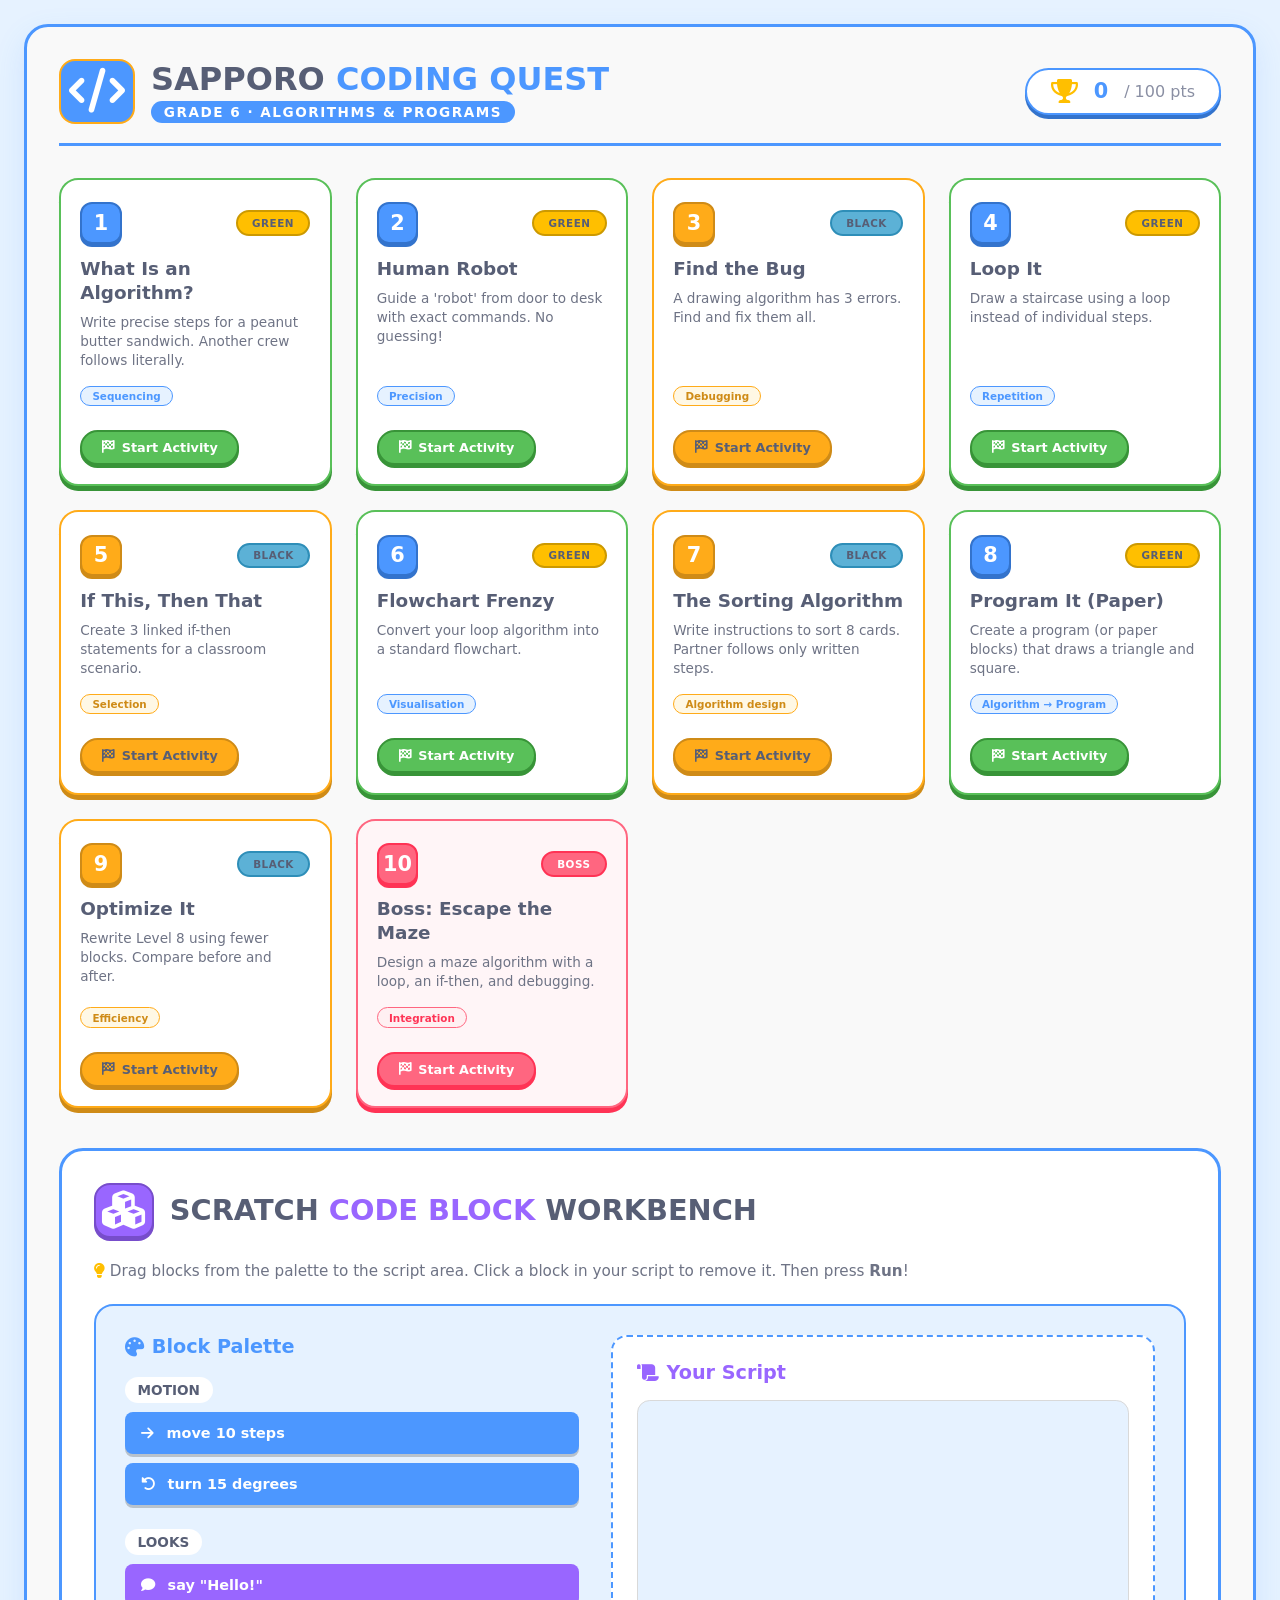
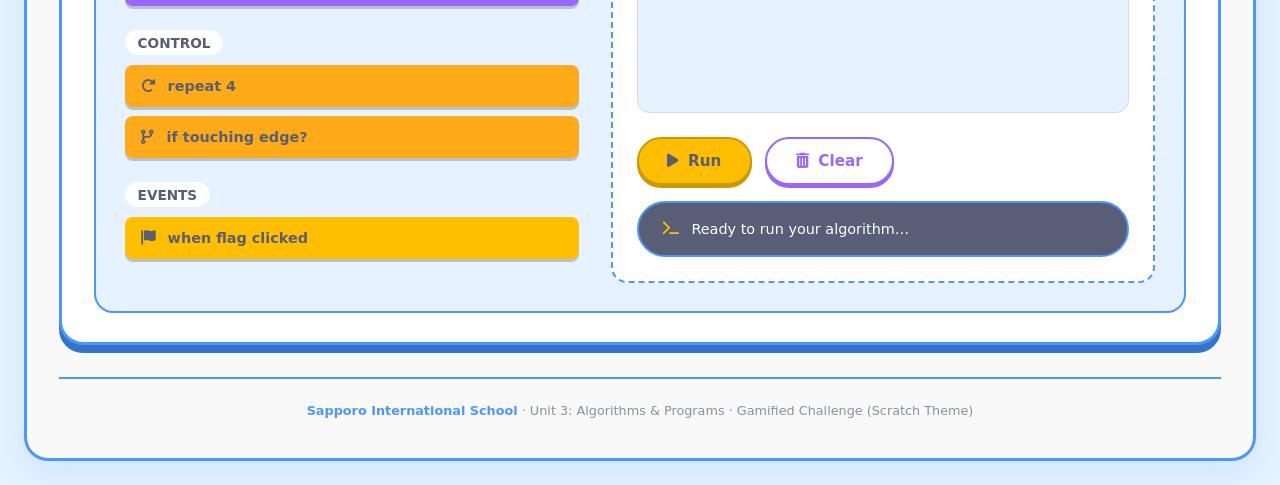
<file: 6/unit3.html>
<!doctype html>
<html lang="en">
  <head>
    <meta charset="UTF-8" />
    <meta name="viewport" content="width=device-width, initial-scale=1.0" />
    <title>Sapporo Coding Quest · Grade 6 Algorithms (Scratch Theme)</title>
    <link
      rel="stylesheet"
      href="https://cdnjs.cloudflare.com/ajax/libs/font-awesome/6.0.0-beta3/css/all.min.css"
    />
    <style>
      /* ===== SCRATCH OFFICIAL COLOR PALETTE ===== */
      :root {
        --scratch-motion: #4c97ff;
        --scratch-motion-dark: #3373cc;
        --scratch-looks: #9966ff;
        --scratch-looks-dark: #774dcb;
        --scratch-sound: #cf63cf;
        --scratch-sound-dark: #bd42bd;
        --scratch-events: #ffbf00;
        --scratch-events-dark: #cc9900;
        --scratch-control: #ffab19;
        --scratch-control-dark: #cf8b17;
        --scratch-sensing: #5cb1d6;
        --scratch-sensing-dark: #2e8eb8;
        --scratch-operators: #59c059;
        --scratch-operators-dark: #389438;
        --scratch-variables: #ff8c1a;
        --scratch-myblocks: #ff6680;
        --scratch-myblocks-dark: #ff3355;
        --scratch-bg: #e6f2ff;
        --scratch-panel: #f9f9f9;
        --scratch-border: #d9d9d9;
        --scratch-text: #575e75;
        --scratch-text-light: #ffffff;
      }

      * {
        margin: 0;
        padding: 0;
        box-sizing: border-box;
        font-family:
          "Helvetica Neue", "Segoe UI", "Poppins", system-ui, sans-serif;
      }

      body {
        background: var(--scratch-bg);
        color: var(--scratch-text);
        padding: 1.5rem;
        min-height: 100vh;
        display: flex;
        flex-direction: column;
        align-items: center;
      }

      .quest-container {
        max-width: 1300px;
        width: 100%;
        background: var(--scratch-panel);
        border-radius: 1.5rem;
        padding: 2rem 2rem 2.5rem;
        border: 3px solid var(--scratch-motion);
        box-shadow: 0 12px 30px rgba(76, 151, 255, 0.15);
      }

      .header {
        display: flex;
        flex-wrap: wrap;
        justify-content: space-between;
        align-items: center;
        margin-bottom: 2rem;
        padding-bottom: 1.2rem;
        border-bottom: 3px solid var(--scratch-motion);
      }

      .school-brand {
        display: flex;
        align-items: center;
        gap: 1rem;
      }

      .school-brand i {
        font-size: 2.8rem;
        color: var(--scratch-text-light);
        background: var(--scratch-motion);
        padding: 0.5rem;
        border-radius: 1rem;
        border: 2px solid var(--scratch-control);
      }

      .school-brand h1 {
        font-size: 2rem;
        font-weight: 800;
        color: var(--scratch-text);
      }

      .school-brand h1 span {
        color: var(--scratch-motion);
      }

      .school-brand p {
        color: var(--scratch-text-light);
        background: var(--scratch-motion);
        font-weight: 600;
        font-size: 0.85rem;
        letter-spacing: 1.5px;
        padding: 0.2rem 0.8rem;
        border-radius: 20px;
        display: inline-block;
        margin-top: 0.2rem;
      }

      .badge-tracker {
        background: var(--scratch-text-light);
        border: 2px solid var(--scratch-motion);
        border-radius: 40px;
        padding: 0.6rem 1.5rem;
        display: flex;
        align-items: center;
        gap: 1rem;
        box-shadow: 0 4px 0 var(--scratch-motion-dark);
      }

      .badge-tracker i {
        color: var(--scratch-events);
        font-size: 1.5rem;
      }

      .badge-tracker .points {
        font-weight: 800;
        font-size: 1.3rem;
        color: var(--scratch-motion);
      }

      .levels-grid {
        display: grid;
        grid-template-columns: repeat(auto-fit, minmax(240px, 1fr));
        gap: 1.5rem;
        margin: 2rem 0 2.5rem;
      }

      .level-card {
        background: var(--scratch-text-light);
        border-radius: 1.2rem;
        padding: 1.4rem 1.2rem 1.2rem;
        border: 2px solid var(--scratch-border);
        transition: all 0.15s ease;
        display: flex;
        flex-direction: column;
        position: relative;
        box-shadow: 0 5px 0 var(--scratch-border);
        cursor: pointer;
      }

      .level-card:hover {
        transform: translateY(-3px);
        box-shadow: 0 8px 0 var(--scratch-border);
      }

      .level-card.green-level {
        border-color: var(--scratch-operators);
        box-shadow: 0 5px 0 var(--scratch-operators-dark);
      }

      .level-card.green-level:hover {
        box-shadow: 0 8px 0 var(--scratch-operators-dark);
      }

      .level-card.black-level {
        border-color: var(--scratch-control);
        box-shadow: 0 5px 0 var(--scratch-control-dark);
      }

      .level-card.black-level:hover {
        box-shadow: 0 8px 0 var(--scratch-control-dark);
      }

      .level-card.red-level {
        border-color: var(--scratch-myblocks);
        box-shadow: 0 5px 0 var(--scratch-myblocks-dark);
        background: #fff5f7;
      }

      .level-card.red-level:hover {
        box-shadow: 0 8px 0 var(--scratch-myblocks-dark);
      }

      .level-card.completed {
        opacity: 0.75;
        background: #f0f9f0;
      }

      .level-card.completed .level-badge {
        background: var(--scratch-operators);
        color: var(--scratch-text-light);
      }

      .level-header {
        display: flex;
        justify-content: space-between;
        align-items: center;
        margin-bottom: 0.8rem;
      }

      .level-number {
        font-weight: 800;
        font-size: 1.3rem;
        color: var(--scratch-text-light);
        background: var(--scratch-motion);
        width: 2.6rem;
        height: 2.6rem;
        display: flex;
        align-items: center;
        justify-content: center;
        border-radius: 12px;
        border: 2px solid var(--scratch-motion-dark);
        box-shadow: 0 3px 0 var(--scratch-motion-dark);
      }

      .level-card.black-level .level-number {
        background: var(--scratch-control);
        border-color: var(--scratch-control-dark);
        box-shadow: 0 3px 0 var(--scratch-control-dark);
      }

      .level-card.red-level .level-number {
        background: var(--scratch-myblocks);
        border-color: var(--scratch-myblocks-dark);
        box-shadow: 0 3px 0 var(--scratch-myblocks-dark);
      }

      .level-badge {
        font-size: 0.65rem;
        font-weight: 800;
        text-transform: uppercase;
        letter-spacing: 0.5px;
        background: var(--scratch-events);
        color: var(--scratch-text);
        padding: 0.3rem 0.9rem;
        border-radius: 40px;
        border: 2px solid var(--scratch-events-dark);
      }

      .level-card.black-level .level-badge {
        background: var(--scratch-sensing);
        border-color: var(--scratch-sensing-dark);
      }

      .level-card.red-level .level-badge {
        background: var(--scratch-myblocks);
        border-color: var(--scratch-myblocks-dark);
        color: white;
      }

      .level-title {
        font-size: 1.15rem;
        font-weight: 800;
        margin-bottom: 0.5rem;
        color: var(--scratch-text);
        line-height: 1.3;
      }

      .level-desc {
        font-size: 0.85rem;
        color: #6e7385;
        margin-bottom: 1rem;
        flex: 1;
        line-height: 1.4;
      }

      .level-skills {
        display: flex;
        flex-wrap: wrap;
        gap: 0.4rem;
        margin-bottom: 1rem;
      }

      .skill-tag {
        font-size: 0.65rem;
        background: var(--scratch-bg);
        padding: 0.2rem 0.7rem;
        border-radius: 20px;
        color: var(--scratch-motion);
        font-weight: 700;
        border: 1px solid var(--scratch-motion);
      }

      .level-card.black-level .skill-tag {
        color: var(--scratch-control-dark);
        border-color: var(--scratch-control);
        background: #fff8e5;
      }

      .level-card.red-level .skill-tag {
        color: var(--scratch-myblocks-dark);
        border-color: var(--scratch-myblocks);
        background: #fff0f2;
      }

      .level-action {
        display: flex;
        justify-content: space-between;
        align-items: center;
        margin-top: 0.5rem;
      }

      .complete-btn {
        background: var(--scratch-operators);
        border: 2px solid var(--scratch-operators-dark);
        color: var(--scratch-text-light);
        font-weight: 800;
        padding: 0.5rem 1.2rem;
        border-radius: 40px;
        cursor: pointer;
        font-size: 0.8rem;
        transition: 0.1s ease;
        box-shadow: 0 3px 0 var(--scratch-operators-dark);
        display: flex;
        align-items: center;
        gap: 0.4rem;
      }

      .complete-btn:hover {
        background: #6ed16e;
        transform: translateY(-1px);
      }

      .complete-btn:disabled {
        background: #ccc;
        border-color: #aaa;
        box-shadow: 0 3px 0 #aaa;
        cursor: not-allowed;
        color: #777;
      }

      .level-card.black-level .complete-btn {
        background: var(--scratch-control);
        border-color: var(--scratch-control-dark);
        box-shadow: 0 3px 0 var(--scratch-control-dark);
        color: var(--scratch-text);
      }

      .level-card.red-level .complete-btn {
        background: var(--scratch-myblocks);
        border-color: var(--scratch-myblocks-dark);
        box-shadow: 0 3px 0 var(--scratch-myblocks-dark);
      }

      /* ===== ACTIVITY MODAL ===== */
      .modal-overlay {
        display: none;
        position: fixed;
        inset: 0;
        background: rgba(87, 94, 117, 0.75);
        z-index: 1000;
        align-items: center;
        justify-content: center;
        padding: 1.5rem;
      }

      .modal-overlay.active {
        display: flex;
      }

      .modal {
        background: var(--scratch-panel);
        border-radius: 1.5rem;
        max-width: 720px;
        width: 100%;
        max-height: 90vh;
        overflow-y: auto;
        border: 3px solid var(--scratch-motion);
        box-shadow: 0 20px 50px rgba(0, 0, 0, 0.3);
        animation: modalPop 0.25s ease;
      }

      @keyframes modalPop {
        0% {
          transform: scale(0.92);
          opacity: 0;
        }
        100% {
          transform: scale(1);
          opacity: 1;
        }
      }

      .modal-header {
        display: flex;
        justify-content: space-between;
        align-items: center;
        padding: 1.2rem 1.8rem;
        border-bottom: 3px solid var(--scratch-motion);
        background: var(--scratch-text-light);
        border-radius: 1.5rem 1.5rem 0 0;
      }

      .modal-header-left {
        display: flex;
        align-items: center;
        gap: 1rem;
      }

      .modal-level-num {
        font-weight: 900;
        font-size: 1.4rem;
        color: var(--scratch-text-light);
        background: var(--scratch-motion);
        width: 3rem;
        height: 3rem;
        display: flex;
        align-items: center;
        justify-content: center;
        border-radius: 14px;
        border: 2px solid var(--scratch-motion-dark);
        box-shadow: 0 3px 0 var(--scratch-motion-dark);
      }

      .modal-title {
        font-size: 1.3rem;
        font-weight: 800;
        color: var(--scratch-text);
      }

      .modal-close {
        background: none;
        border: none;
        font-size: 1.6rem;
        color: var(--scratch-text);
        cursor: pointer;
        padding: 0.3rem 0.6rem;
        border-radius: 10px;
        transition: 0.1s;
      }

      .modal-close:hover {
        background: #ffe5e5;
        color: var(--scratch-myblocks);
      }

      .modal-body {
        padding: 1.8rem;
      }

      .activity-intro {
        font-size: 0.95rem;
        color: #6e7385;
        margin-bottom: 1.5rem;
        line-height: 1.5;
      }

      .activity-box {
        background: var(--scratch-text-light);
        border: 2px solid var(--scratch-border);
        border-radius: 1rem;
        padding: 1.5rem;
        margin-bottom: 1.5rem;
      }

      .activity-box h4 {
        font-size: 1rem;
        font-weight: 800;
        color: var(--scratch-motion);
        margin-bottom: 0.8rem;
        display: flex;
        align-items: center;
        gap: 0.5rem;
      }

      .activity-box p,
      .activity-box li {
        font-size: 0.9rem;
        line-height: 1.6;
        color: var(--scratch-text);
      }

      .activity-box ul,
      .activity-box ol {
        padding-left: 1.4rem;
        margin-top: 0.5rem;
      }

      .activity-box li {
        margin-bottom: 0.4rem;
      }

      /* Drag & drop mini-game inside modal */
      .sort-game {
        display: flex;
        gap: 0.6rem;
        flex-wrap: wrap;
        margin: 1rem 0;
      }

      .sort-item {
        background: var(--scratch-motion);
        color: white;
        font-weight: 800;
        padding: 0.8rem 1.2rem;
        border-radius: 12px;
        cursor: grab;
        border: 2px solid var(--scratch-motion-dark);
        box-shadow: 0 3px 0 var(--scratch-motion-dark);
        user-select: none;
        transition: 0.1s;
      }

      .sort-item:hover {
        transform: translateY(-2px);
      }

      .sort-item.selected {
        border-color: var(--scratch-events);
        box-shadow: 0 0 0 3px var(--scratch-events);
      }

      .sort-dropzone {
        min-height: 60px;
        border: 2px dashed var(--scratch-operators);
        border-radius: 12px;
        padding: 0.8rem;
        display: flex;
        gap: 0.6rem;
        flex-wrap: wrap;
        align-items: center;
        background: #f5fff5;
      }

      .sequence-demo {
        display: flex;
        flex-direction: column;
        gap: 0.5rem;
        margin: 1rem 0;
      }

      .seq-block {
        background: var(--scratch-events);
        color: var(--scratch-text);
        font-weight: 700;
        padding: 0.6rem 1rem;
        border-radius: 8px;
        border: 2px solid var(--scratch-events-dark);
        font-size: 0.85rem;
      }

      .seq-block.repeat {
        background: var(--scratch-control);
        border-color: var(--scratch-control-dark);
        margin-left: 1.5rem;
      }

      .seq-block.if {
        background: var(--scratch-sensing);
        border-color: var(--scratch-sensing-dark);
        color: white;
        margin-left: 1.5rem;
      }

      .debug-list {
        list-style: none;
        padding: 0;
      }

      .debug-list li {
        background: #fff8f0;
        border-left: 4px solid var(--scratch-control);
        padding: 0.7rem 1rem;
        margin-bottom: 0.5rem;
        border-radius: 0 8px 8px 0;
        font-size: 0.88rem;
        display: flex;
        align-items: center;
        gap: 0.6rem;
        cursor: pointer;
        transition: 0.1s;
      }

      .debug-list li:hover {
        background: #ffefdb;
      }

      .debug-list li.fixed {
        background: #eaffea;
        border-left-color: var(--scratch-operators);
        text-decoration: line-through;
        color: #888;
      }

      .debug-list li i {
        color: var(--scratch-control-dark);
      }

      .debug-list li.fixed i {
        color: var(--scratch-operators);
      }

      .choice-grid {
        display: grid;
        grid-template-columns: 1fr 1fr;
        gap: 0.8rem;
        margin-top: 0.8rem;
      }

      .choice-btn {
        background: var(--scratch-bg);
        border: 2px solid var(--scratch-motion);
        color: var(--scratch-text);
        font-weight: 700;
        padding: 0.8rem;
        border-radius: 10px;
        cursor: pointer;
        font-size: 0.85rem;
        transition: 0.1s;
        text-align: center;
      }

      .choice-btn:hover {
        background: #d6e9ff;
      }

      .choice-btn.correct {
        background: #d4f5d4;
        border-color: var(--scratch-operators);
        color: var(--scratch-operators-dark);
      }

      .choice-btn.wrong {
        background: #ffe0e5;
        border-color: var(--scratch-myblocks);
        color: var(--scratch-myblocks-dark);
      }

      .feedback-msg {
        margin-top: 1rem;
        padding: 0.8rem 1.2rem;
        border-radius: 10px;
        font-weight: 700;
        font-size: 0.88rem;
        display: none;
      }

      .feedback-msg.show {
        display: block;
      }

      .feedback-msg.success {
        background: #e6f9e6;
        color: var(--scratch-operators-dark);
        border: 2px solid var(--scratch-operators);
      }

      .feedback-msg.error {
        background: #ffeef0;
        color: var(--scratch-myblocks-dark);
        border: 2px solid var(--scratch-myblocks);
      }

      .modal-footer {
        padding: 1.2rem 1.8rem;
        border-top: 2px solid var(--scratch-border);
        display: flex;
        justify-content: flex-end;
        gap: 1rem;
        background: var(--scratch-text-light);
        border-radius: 0 0 1.5rem 1.5rem;
      }

      .modal-btn {
        padding: 0.7rem 1.6rem;
        border-radius: 40px;
        font-weight: 800;
        font-size: 0.9rem;
        cursor: pointer;
        border: 2px solid;
        display: flex;
        align-items: center;
        gap: 0.5rem;
        transition: 0.1s;
      }

      .modal-btn.secondary {
        background: var(--scratch-text-light);
        border-color: var(--scratch-border);
        color: var(--scratch-text);
      }

      .modal-btn.secondary:hover {
        background: #f0f0f0;
      }

      .modal-btn.primary {
        background: var(--scratch-operators);
        border-color: var(--scratch-operators-dark);
        color: white;
        box-shadow: 0 3px 0 var(--scratch-operators-dark);
      }

      .modal-btn.primary:hover {
        background: #6ed16e;
        transform: translateY(-1px);
      }

      .modal-btn.primary:active {
        transform: translateY(2px);
        box-shadow: 0 1px 0 var(--scratch-operators-dark);
      }

      .modal-btn.primary:disabled {
        background: #ccc;
        border-color: #aaa;
        box-shadow: 0 3px 0 #aaa;
        cursor: not-allowed;
        color: #777;
      }

      /* Scratch section (kept) */
      .scratch-section {
        margin: 2.5rem 0 1.5rem;
        background: var(--scratch-text-light);
        border-radius: 1.5rem;
        padding: 2rem 2rem 1.8rem;
        border: 3px solid var(--scratch-motion);
        box-shadow: 0 8px 0 var(--scratch-motion-dark);
      }

      .scratch-header {
        display: flex;
        align-items: center;
        gap: 1rem;
        margin-bottom: 1.5rem;
      }

      .scratch-header i {
        font-size: 2.4rem;
        color: var(--scratch-text-light);
        background: var(--scratch-looks);
        padding: 0.4rem;
        border-radius: 1rem;
        border: 2px solid var(--scratch-looks-dark);
        box-shadow: 0 3px 0 var(--scratch-looks-dark);
      }

      .scratch-header h2 {
        font-size: 1.8rem;
        font-weight: 800;
        color: var(--scratch-text);
      }

      .scratch-header h2 span {
        color: var(--scratch-looks);
      }

      .scratch-workspace {
        display: grid;
        grid-template-columns: 1fr 1.2fr;
        gap: 2rem;
        background: var(--scratch-bg);
        border-radius: 1.2rem;
        padding: 1.8rem;
        border: 2px solid var(--scratch-motion);
      }

      @media (max-width: 800px) {
        .scratch-workspace {
          grid-template-columns: 1fr;
        }
        .choice-grid {
          grid-template-columns: 1fr;
        }
      }

      .block-palette h3 {
        font-size: 1.2rem;
        margin-bottom: 1.2rem;
        color: var(--scratch-motion);
        display: flex;
        align-items: center;
        gap: 0.5rem;
        font-weight: 800;
      }

      .block-category {
        margin-bottom: 1.5rem;
      }

      .category-title {
        font-weight: 800;
        font-size: 0.85rem;
        color: var(--scratch-text);
        margin-bottom: 0.6rem;
        text-transform: uppercase;
        background: var(--scratch-text-light);
        padding: 0.3rem 0.8rem;
        border-radius: 20px;
        display: inline-block;
      }

      .block-item {
        padding: 0.8rem 1rem;
        border-radius: 8px;
        margin-bottom: 0.6rem;
        display: flex;
        align-items: center;
        gap: 0.8rem;
        cursor: grab;
        transition: 0.1s;
        font-size: 0.9rem;
        font-weight: 700;
        color: var(--scratch-text-light);
        box-shadow: 0 3px 0 rgba(0, 0, 0, 0.2);
        user-select: none;
      }

      .block-item:hover {
        transform: translateY(-1px);
        filter: brightness(1.05);
      }

      .block-item[data-type="motion"] {
        background: var(--scratch-motion);
      }
      .block-item[data-type="looks"] {
        background: var(--scratch-looks);
      }
      .block-item[data-type="control"] {
        background: var(--scratch-control);
        color: var(--scratch-text);
      }
      .block-item[data-type="events"] {
        background: var(--scratch-events);
        color: var(--scratch-text);
      }

      .script-area {
        background: var(--scratch-text-light);
        border-radius: 1rem;
        padding: 1.5rem;
        border: 2px dashed var(--scratch-motion);
        min-height: 340px;
        display: flex;
        flex-direction: column;
      }

      .script-area h3 {
        font-size: 1.2rem;
        color: var(--scratch-looks);
        margin-bottom: 1rem;
        display: flex;
        align-items: center;
        gap: 0.5rem;
        font-weight: 800;
      }

      .script-blocks {
        flex: 1;
        display: flex;
        flex-direction: column;
        gap: 0.6rem;
        margin-bottom: 1.5rem;
        min-height: 200px;
        background: var(--scratch-bg);
        border-radius: 0.8rem;
        padding: 1rem;
        border: 1px solid var(--scratch-border);
      }

      .script-block {
        padding: 0.7rem 1rem;
        border-radius: 8px;
        font-weight: 700;
        font-size: 0.9rem;
        display: flex;
        align-items: center;
        gap: 0.6rem;
        color: var(--scratch-text-light);
        box-shadow: 0 2px 0 rgba(0, 0, 0, 0.15);
        animation: pop 0.2s ease;
        cursor: pointer;
        transition: 0.1s;
      }

      .script-block:hover {
        filter: brightness(0.95);
        transform: translateX(2px);
      }
      .script-block.motion {
        background: var(--scratch-motion);
      }
      .script-block.looks {
        background: var(--scratch-looks);
      }
      .script-block.control {
        background: var(--scratch-control);
        color: var(--scratch-text);
      }
      .script-block.events {
        background: var(--scratch-events);
        color: var(--scratch-text);
      }

      .script-actions {
        display: flex;
        gap: 0.8rem;
        flex-wrap: wrap;
      }

      .run-btn {
        background: var(--scratch-events);
        border: 2px solid var(--scratch-events-dark);
        color: var(--scratch-text);
        font-weight: 800;
        padding: 0.8rem 1.8rem;
        border-radius: 40px;
        cursor: pointer;
        display: flex;
        align-items: center;
        gap: 0.6rem;
        font-size: 0.95rem;
        box-shadow: 0 3px 0 var(--scratch-events-dark);
        transition: 0.1s;
      }

      .run-btn:hover {
        background: #ffd13d;
        transform: translateY(-1px);
      }

      .clear-btn {
        background: var(--scratch-text-light);
        border: 2px solid var(--scratch-looks);
        color: var(--scratch-looks);
        font-weight: 800;
        padding: 0.8rem 1.8rem;
        border-radius: 40px;
        cursor: pointer;
        display: flex;
        align-items: center;
        gap: 0.6rem;
        font-size: 0.95rem;
        box-shadow: 0 3px 0 var(--scratch-looks);
        transition: 0.1s;
      }

      .clear-btn:hover {
        background: #f3edff;
        transform: translateY(-1px);
      }

      .output-panel {
        margin-top: 1rem;
        background: var(--scratch-text);
        padding: 1rem 1.5rem;
        border-radius: 40px;
        border: 2px solid var(--scratch-motion);
        font-family: "Courier New", monospace;
        font-size: 0.9rem;
        color: var(--scratch-text-light);
        min-height: 3.5rem;
        display: flex;
        align-items: center;
      }

      .output-panel i {
        margin-right: 0.8rem;
        color: var(--scratch-events);
      }

      .footer-note {
        text-align: center;
        margin-top: 2rem;
        font-size: 0.8rem;
        color: #8a8fa3;
        border-top: 2px solid var(--scratch-motion);
        padding-top: 1.5rem;
      }

      .footer-note span {
        color: var(--scratch-motion);
        font-weight: 700;
      }

      @keyframes pop {
        0% {
          transform: scale(0.9);
          opacity: 0.5;
        }
        100% {
          transform: scale(1);
          opacity: 1;
        }
      }

      .points-pop {
        position: fixed;
        top: 20%;
        left: 50%;
        transform: translateX(-50%);
        background: var(--scratch-events);
        color: var(--scratch-text);
        font-weight: 900;
        padding: 1rem 2.5rem;
        border-radius: 60px;
        font-size: 1.8rem;
        border: 3px solid var(--scratch-control-dark);
        box-shadow: 0 10px 30px rgba(0, 0, 0, 0.2);
        z-index: 2000;
        animation: pop 0.3s ease;
      }
    </style>
  </head>
  <body>
    <div class="quest-container">
      <div class="header">
        <div class="school-brand">
          <i class="fas fa-code"></i>
          <div>
            <h1>SAPPORO <span>CODING QUEST</span></h1>
            <p>GRADE 6 · ALGORITHMS & PROGRAMS</p>
          </div>
        </div>
        <div class="badge-tracker">
          <i class="fas fa-trophy"></i>
          <span class="points" id="pointsDisplay">0</span>
          <span style="color: #8a8fa3">/ 100 pts</span>
        </div>
      </div>

      <div class="levels-grid" id="levelsGrid"></div>

      <!-- Scratch Code Block Workbench (kept) -->
      <div class="scratch-section">
        <div class="scratch-header">
          <i class="fas fa-cubes"></i>
          <h2>SCRATCH <span>CODE BLOCK</span> WORKBENCH</h2>
        </div>
        <p style="color: #6e7385; margin-bottom: 1.5rem; font-size: 0.95rem">
          <i class="fas fa-lightbulb" style="color: var(--scratch-events)"></i>
          Drag blocks from the palette to the script area. Click a block in your
          script to remove it. Then press <strong>Run</strong>!
        </p>
        <div class="scratch-workspace">
          <div class="block-palette">
            <h3><i class="fas fa-palette"></i> Block Palette</h3>
            <div class="block-category">
              <div class="category-title">Motion</div>
              <div
                class="block-item"
                draggable="true"
                data-block="move"
                data-type="motion"
              >
                <i class="fas fa-arrow-right"></i> move 10 steps
              </div>
              <div
                class="block-item"
                draggable="true"
                data-block="turn"
                data-type="motion"
              >
                <i class="fas fa-undo-alt"></i> turn 15 degrees
              </div>
            </div>
            <div class="block-category">
              <div class="category-title">Looks</div>
              <div
                class="block-item"
                draggable="true"
                data-block="say"
                data-type="looks"
              >
                <i class="fas fa-comment"></i> say "Hello!"
              </div>
            </div>
            <div class="block-category">
              <div class="category-title">Control</div>
              <div
                class="block-item"
                draggable="true"
                data-block="repeat"
                data-type="control"
              >
                <i class="fas fa-redo-alt"></i> repeat 4
              </div>
              <div
                class="block-item"
                draggable="true"
                data-block="if"
                data-type="control"
              >
                <i class="fas fa-code-branch"></i> if touching edge?
              </div>
            </div>
            <div class="block-category">
              <div class="category-title">Events</div>
              <div
                class="block-item"
                draggable="true"
                data-block="whenflag"
                data-type="events"
              >
                <i class="fas fa-flag"></i> when flag clicked
              </div>
            </div>
          </div>
          <div class="script-area">
            <h3><i class="fas fa-scroll"></i> Your Script</h3>
            <div class="script-blocks" id="scriptBlocks"></div>
            <div class="script-actions">
              <button class="run-btn" id="runScriptBtn">
                <i class="fas fa-play"></i> Run
              </button>
              <button class="clear-btn" id="clearScriptBtn">
                <i class="fas fa-trash-alt"></i> Clear
              </button>
            </div>
            <div class="output-panel" id="outputPanel">
              <i class="fas fa-terminal"></i>
              <span id="outputText">Ready to run your algorithm…</span>
            </div>
          </div>
        </div>
      </div>

      <div class="footer-note">
        <span>Sapporo International School</span> · Unit 3: Algorithms &
        Programs · Gamified Challenge (Scratch Theme)
      </div>
    </div>

    <!-- ===== ACTIVITY MODAL ===== -->
    <div class="modal-overlay" id="modalOverlay">
      <div class="modal">
        <div class="modal-header">
          <div class="modal-header-left">
            <div class="modal-level-num" id="modalLevelNum">1</div>
            <div class="modal-title" id="modalTitle">Activity Title</div>
          </div>
          <button class="modal-close" id="modalCloseBtn">&times;</button>
        </div>
        <div class="modal-body" id="modalBody">
          <!-- Activity content injected here -->
        </div>
        <div class="modal-footer">
          <button class="modal-btn secondary" id="modalCancelBtn">
            <i class="fas fa-times"></i> Close
          </button>
          <button class="modal-btn primary" id="modalCompleteBtn" disabled>
            <i class="fas fa-check"></i> Complete Level
          </button>
        </div>
      </div>
    </div>

    <script>
      (function () {
        // ---------- LEVEL DATA ----------
        const levels = [
          {
            id: 1,
            title: "What Is an Algorithm?",
            desc: "Write precise steps for a peanut butter sandwich. Another crew follows literally.",
            skill: "Sequencing",
            type: "green",
          },
          {
            id: 2,
            title: "Human Robot",
            desc: "Guide a 'robot' from door to desk with exact commands. No guessing!",
            skill: "Precision",
            type: "green",
          },
          {
            id: 3,
            title: "Find the Bug",
            desc: "A drawing algorithm has 3 errors. Find and fix them all.",
            skill: "Debugging",
            type: "black",
          },
          {
            id: 4,
            title: "Loop It",
            desc: "Draw a staircase using a loop instead of individual steps.",
            skill: "Repetition",
            type: "green",
          },
          {
            id: 5,
            title: "If This, Then That",
            desc: "Create 3 linked if-then statements for a classroom scenario.",
            skill: "Selection",
            type: "black",
          },
          {
            id: 6,
            title: "Flowchart Frenzy",
            desc: "Convert your loop algorithm into a standard flowchart.",
            skill: "Visualisation",
            type: "green",
          },
          {
            id: 7,
            title: "The Sorting Algorithm",
            desc: "Write instructions to sort 8 cards. Partner follows only written steps.",
            skill: "Algorithm design",
            type: "black",
          },
          {
            id: 8,
            title: "Program It (Paper)",
            desc: "Create a program (or paper blocks) that draws a triangle and square.",
            skill: "Algorithm → Program",
            type: "green",
          },
          {
            id: 9,
            title: "Optimize It",
            desc: "Rewrite Level 8 using fewer blocks. Compare before and after.",
            skill: "Efficiency",
            type: "black",
          },
          {
            id: 10,
            title: "Boss: Escape the Maze",
            desc: "Design a maze algorithm with a loop, an if-then, and debugging.",
            skill: "Integration",
            type: "red",
          },
        ];

        // ---------- STATE ----------
        let points = 0;
        const completedLevels = new Set();
        const totalPoints = 100;
        let currentLevelId = null;
        let activitySolved = false;

        // ---------- DOM ----------
        const levelsGrid = document.getElementById("levelsGrid");
        const pointsDisplay = document.getElementById("pointsDisplay");
        const modalOverlay = document.getElementById("modalOverlay");
        const modalLevelNum = document.getElementById("modalLevelNum");
        const modalTitle = document.getElementById("modalTitle");
        const modalBody = document.getElementById("modalBody");
        const modalCloseBtn = document.getElementById("modalCloseBtn");
        const modalCancelBtn = document.getElementById("modalCancelBtn");
        const modalCompleteBtn = document.getElementById("modalCompleteBtn");

        // ---------- RENDER LEVEL CARDS ----------
        function renderLevels() {
          levelsGrid.innerHTML = "";
          levels.forEach((level) => {
            const card = document.createElement("div");
            card.className = `level-card ${level.type}-level`;
            if (completedLevels.has(level.id)) card.classList.add("completed");
            card.dataset.levelId = level.id;

            const badgeLabel =
              level.type === "green"
                ? "GREEN"
                : level.type === "black"
                  ? "BLACK"
                  : "BOSS";
            card.innerHTML = `
                        <div class="level-header">
                            <div class="level-number">${level.id}</div>
                            <div class="level-badge">${badgeLabel}</div>
                        </div>
                        <div class="level-title">${level.title}</div>
                        <div class="level-desc">${level.desc}</div>
                        <div class="level-skills"><span class="skill-tag">${level.skill}</span></div>
                        <div class="level-action">
                            <button class="complete-btn" data-level="${level.id}" ${completedLevels.has(level.id) ? "disabled" : ""}>
                                <i class="fas ${completedLevels.has(level.id) ? "fa-check-circle" : "fa-flag-checkered"}"></i>
                                ${completedLevels.has(level.id) ? "Completed" : "Start Activity"}
                            </button>
                        </div>
                    `;
            // Click on card (but not on the complete button) opens activity
            card.addEventListener("click", function (e) {
              if (e.target.closest(".complete-btn")) return;
              openActivity(level.id);
            });
            // Complete button also opens activity if not completed
            const btn = card.querySelector(".complete-btn");
            btn.addEventListener("click", function (e) {
              e.stopPropagation();
              if (!completedLevels.has(level.id)) openActivity(level.id);
            });
            levelsGrid.appendChild(card);
          });
        }

        // ---------- OPEN ACTIVITY MODAL ----------
        function openActivity(levelId) {
          const level = levels.find((l) => l.id === levelId);
          if (!level) return;
          currentLevelId = levelId;
          activitySolved = false;

          modalLevelNum.textContent = level.id;
          modalLevelNum.style.background =
            level.type === "black"
              ? "var(--scratch-control)"
              : level.type === "red"
                ? "var(--scratch-myblocks)"
                : "var(--scratch-motion)";
          modalTitle.textContent = level.title;

          // Build activity content based on level
          modalBody.innerHTML = buildActivity(levelId);
          modalCompleteBtn.disabled = true;
          modalCompleteBtn.innerHTML =
            '<i class="fas fa-check"></i> Complete Level';

          // Attach activity-specific listeners
          attachActivityListeners(levelId);

          modalOverlay.classList.add("active");
        }

        function closeModal() {
          modalOverlay.classList.remove("active");
          currentLevelId = null;
          activitySolved = false;
        }

        // ---------- BUILD ACTIVITY HTML PER LEVEL ----------
        function buildActivity(levelId) {
          switch (levelId) {
            case 1:
              return `
                        <p class="activity-intro"><i class="fas fa-bullseye" style="color:var(--scratch-events)"></i> <strong>Goal:</strong> An algorithm must be precise. Put the sandwich-making steps in the correct order.</p>
                        <div class="activity-box">
                            <h4><i class="fas fa-list-ol"></i> Order the steps</h4>
                            <p>Click the steps below in the correct sequence (1 → 4).</p>
                            <div class="sort-game" id="sortGame">
                                <div class="sort-item" data-order="3">Spread peanut butter</div>
                                <div class="sort-item" data-order="1">Take two slices of bread</div>
                                <div class="sort-item" data-order="4">Put slices together</div>
                                <div class="sort-item" data-order="2">Open the jar</div>
                            </div>
                            <div class="sort-dropzone" id="sortDropzone"><span style="color:#999;font-size:0.85rem;">Click steps in order…</span></div>
                        </div>
                        <div class="feedback-msg" id="feedbackMsg"></div>
                    `;
            case 2:
              return `
                        <p class="activity-intro"><i class="fas fa-bullseye" style="color:var(--scratch-events)"></i> <strong>Goal:</strong> Choose the most precise command to move the robot to the desk.</p>
                        <div class="activity-box">
                            <h4><i class="fas fa-robot"></i> Command the robot</h4>
                            <p>The robot is at the door. Which command moves it 3 steps forward?</p>
                            <div class="choice-grid" id="choiceGrid">
                                <div class="choice-btn" data-correct="false">Go forward a bit</div>
                                <div class="choice-btn" data-correct="true">Move 3 steps forward</div>
                                <div class="choice-btn" data-correct="false">Walk to desk</div>
                                <div class="choice-btn" data-correct="false">Go</div>
                            </div>
                        </div>
                        <div class="feedback-msg" id="feedbackMsg"></div>
                    `;
            case 3:
              return `
                        <p class="activity-intro"><i class="fas fa-bullseye" style="color:var(--scratch-events)"></i> <strong>Goal:</strong> Find and fix all 3 bugs in this "draw a square" algorithm.</p>
                        <div class="activity-box">
                            <h4><i class="fas fa-bug"></i> Debug the algorithm</h4>
                            <p>Click each buggy line to fix it.</p>
                            <ul class="debug-list" id="debugList">
                                <li data-bug="1"><i class="fas fa-times-circle"></i> Draw a line of length 10</li>
                                <li data-bug="2"><i class="fas fa-times-circle"></i> Turn 90 degrees</li>
                                <li data-bug="3"><i class="fas fa-times-circle"></i> Repeat 2 times</li>
                            </ul>
                        </div>
                        <div class="feedback-msg" id="feedbackMsg"></div>
                    `;
            case 4:
              return `
                        <p class="activity-intro"><i class="fas fa-bullseye" style="color:var(--scratch-events)"></i> <strong>Goal:</strong> Use a loop to draw a staircase of 5 steps. Which block is the loop?</p>
                        <div class="activity-box">
                            <h4><i class="fas fa-redo-alt"></i> Identify the loop</h4>
                            <p>Which Scratch block repeats commands?</p>
                            <div class="choice-grid" id="choiceGrid">
                                <div class="choice-btn" data-correct="false">move 10 steps</div>
                                <div class="choice-btn" data-correct="true">repeat 5</div>
                                <div class="choice-btn" data-correct="false">say "Hello"</div>
                                <div class="choice-btn" data-correct="false">turn 15 degrees</div>
                            </div>
                        </div>
                        <div class="feedback-msg" id="feedbackMsg"></div>
                    `;
            case 5:
              return `
                        <p class="activity-intro"><i class="fas fa-bullseye" style="color:var(--scratch-events)"></i> <strong>Goal:</strong> Build a valid if-then statement.</p>
                        <div class="activity-box">
                            <h4><i class="fas fa-code-branch"></i> Complete the condition</h4>
                            <p>If it is raining, then ________.</p>
                            <div class="choice-grid" id="choiceGrid">
                                <div class="choice-btn" data-correct="false">wear sunglasses</div>
                                <div class="choice-btn" data-correct="true">bring an umbrella</div>
                                <div class="choice-btn" data-correct="false">eat lunch</div>
                                <div class="choice-btn" data-correct="false">run outside</div>
                            </div>
                        </div>
                        <div class="feedback-msg" id="feedbackMsg"></div>
                    `;
            case 6:
              return `
                        <p class="activity-intro"><i class="fas fa-bullseye" style="color:var(--scratch-events)"></i> <strong>Goal:</strong> Match each flowchart symbol to its meaning.</p>
                        <div class="activity-box">
                            <h4><i class="fas fa-project-diagram"></i> Flowchart symbols</h4>
                            <p>Which symbol is used for a decision?</p>
                            <div class="choice-grid" id="choiceGrid">
                                <div class="choice-btn" data-correct="false">Oval (start/end)</div>
                                <div class="choice-btn" data-correct="false">Rectangle (process)</div>
                                <div class="choice-btn" data-correct="true">Diamond (decision)</div>
                                <div class="choice-btn" data-correct="false">Arrow (flow)</div>
                            </div>
                        </div>
                        <div class="feedback-msg" id="feedbackMsg"></div>
                    `;
            case 7:
              return `
                        <p class="activity-intro"><i class="fas fa-bullseye" style="color:var(--scratch-events)"></i> <strong>Goal:</strong> Sort the numbers from smallest to largest using the swap algorithm.</p>
                        <div class="activity-box">
                            <h4><i class="fas fa-sort-numeric-up"></i> Sort the cards</h4>
                            <p>Click the two numbers to swap until sorted: 5, 2, 8, 1</p>
                            <div class="sort-game" id="sortGame">
                                <div class="sort-item" data-value="5">5</div>
                                <div class="sort-item" data-value="2">2</div>
                                <div class="sort-item" data-value="8">8</div>
                                <div class="sort-item" data-value="1">1</div>
                            </div>
                            <p style="margin-top:0.5rem;font-size:0.8rem;color:#888;">Click two cards to swap them.</p>
                        </div>
                        <div class="feedback-msg" id="feedbackMsg"></div>
                    `;
            case 8:
              return `
                        <p class="activity-intro"><i class="fas fa-bullseye" style="color:var(--scratch-events)"></i> <strong>Goal:</strong> Which sequence of blocks draws a square?</p>
                        <div class="activity-box">
                            <h4><i class="fas fa-square"></i> Build the square program</h4>
                            <p>Choose the correct order:</p>
                            <div class="choice-grid" id="choiceGrid">
                                <div class="choice-btn" data-correct="true">repeat 4 [move 50, turn 90]</div>
                                <div class="choice-btn" data-correct="false">move 50, turn 90</div>
                                <div class="choice-btn" data-correct="false">repeat 2 [move 50, turn 45]</div>
                                <div class="choice-btn" data-correct="false">turn 360, move 50</div>
                            </div>
                        </div>
                        <div class="feedback-msg" id="feedbackMsg"></div>
                    `;
            case 9:
              return `
                        <p class="activity-intro"><i class="fas fa-bullseye" style="color:var(--scratch-events)"></i> <strong>Goal:</strong> Which version is more efficient?</p>
                        <div class="activity-box">
                            <h4><i class="fas fa-tachometer-alt"></i> Compare programs</h4>
                            <p>Version A: 4 separate "move 10" blocks.<br>Version B: 1 "repeat 4 [move 10]" block.</p>
                            <p style="margin-top:0.8rem;">Which is more efficient?</p>
                            <div class="choice-grid" id="choiceGrid">
                                <div class="choice-btn" data-correct="false">Version A</div>
                                <div class="choice-btn" data-correct="true">Version B</div>
                            </div>
                        </div>
                        <div class="feedback-msg" id="feedbackMsg"></div>
                    `;
            case 10:
              return `
                        <p class="activity-intro"><i class="fas fa-bullseye" style="color:var(--scratch-events)"></i> <strong>Goal:</strong> Complete the maze algorithm with a loop and an if-then.</p>
                        <div class="activity-box">
                            <h4><i class="fas fa-dungeon"></i> Escape the maze</h4>
                            <p>Which block combination solves the maze?</p>
                            <div class="sequence-demo">
                                <div class="seq-block">when flag clicked</div>
                                <div class="seq-block repeat">repeat until at exit</div>
                                <div class="seq-block if">if wall ahead → turn right</div>
                                <div class="seq-block repeat">move 10 steps</div>
                            </div>
                            <div class="choice-grid" id="choiceGrid">
                                <div class="choice-btn" data-correct="true">Loop + if-then + move</div>
                                <div class="choice-btn" data-correct="false">Only move blocks</div>
                                <div class="choice-btn" data-correct="false">Only say blocks</div>
                                <div class="choice-btn" data-correct="false">No loop needed</div>
                            </div>
                        </div>
                        <div class="feedback-msg" id="feedbackMsg"></div>
                    `;
            default:
              return "<p>Activity coming soon.</p>";
          }
        }

        // ---------- ATTACH LISTENERS PER ACTIVITY ----------
        function attachActivityListeners(levelId) {
          const feedback = document.getElementById("feedbackMsg");

          // Choice-based activities (2, 4, 5, 6, 8, 9, 10)
          const choiceGrid = document.getElementById("choiceGrid");
          if (choiceGrid) {
            choiceGrid.querySelectorAll(".choice-btn").forEach((btn) => {
              btn.addEventListener("click", function () {
                if (activitySolved) return;
                const isCorrect = this.dataset.correct === "true";
                if (isCorrect) {
                  this.classList.add("correct");
                  showFeedback(feedback, "✅ Correct! Well done.", "success");
                  markSolved();
                } else {
                  this.classList.add("wrong");
                  showFeedback(
                    feedback,
                    "❌ Not quite. Try another answer!",
                    "error",
                  );
                }
              });
            });
          }

          // Level 1: Order the steps
          if (levelId === 1) {
            const sortItems = document.querySelectorAll("#sortGame .sort-item");
            const dropzone = document.getElementById("sortDropzone");
            let expectedOrder = 1;
            sortItems.forEach((item) => {
              item.addEventListener("click", function () {
                if (activitySolved) return;
                const order = parseInt(this.dataset.order);
                if (order === expectedOrder) {
                  dropzone.innerHTML = "";
                  // Show placed items in order
                  for (let i = 1; i <= expectedOrder; i++) {
                    const placed =
                      levels &&
                      document.querySelector(
                        `#sortGame .sort-item[data-order="${i}"]`,
                      );
                  }
                  // Simpler: rebuild dropzone with chosen items
                  dropzone.innerHTML = "";
                  const chosen = [];
                  sortItems.forEach((si) => {
                    if (parseInt(si.dataset.order) <= expectedOrder) {
                      chosen.push(si.textContent);
                    }
                  });
                  chosen.forEach((txt) => {
                    const span = document.createElement("span");
                    span.className = "sort-item";
                    span.style.cursor = "default";
                    span.textContent = txt;
                    dropzone.appendChild(span);
                  });
                  expectedOrder++;
                  if (expectedOrder > 4) {
                    showFeedback(
                      feedback,
                      "✅ Perfect sequence! Sandwich algorithm complete.",
                      "success",
                    );
                    markSolved();
                  }
                } else {
                  showFeedback(
                    feedback,
                    "❌ Not the next step. Think about what comes first.",
                    "error",
                  );
                }
              });
            });
          }

          // Level 3: Debug the algorithm
          if (levelId === 3) {
            const debugList = document.getElementById("debugList");
            let bugsFixed = 0;
            debugList.querySelectorAll("li").forEach((li) => {
              li.addEventListener("click", function () {
                if (activitySolved || this.classList.contains("fixed")) return;
                this.classList.add("fixed");
                this.innerHTML =
                  '<i class="fas fa-check-circle"></i> ' +
                  this.textContent.trim() +
                  " (fixed)";
                bugsFixed++;
                if (bugsFixed === 3) {
                  showFeedback(
                    feedback,
                    "✅ All 3 bugs fixed! The square will now draw correctly.",
                    "success",
                  );
                  markSolved();
                } else {
                  showFeedback(
                    feedback,
                    `🔧 Fixed ${bugsFixed}/3 bugs. Keep going!`,
                    "success",
                  );
                }
              });
            });
          }

          // Level 7: Sort the numbers (swap two)
          if (levelId === 7) {
            const sortGame = document.getElementById("sortGame");
            const items = Array.from(sortGame.querySelectorAll(".sort-item"));
            let selected = null;

            items.forEach((item) => {
              item.addEventListener("click", function () {
                if (activitySolved) return;
                if (!selected) {
                  selected = this;
                  this.classList.add("selected");
                } else if (selected === this) {
                  this.classList.remove("selected");
                  selected = null;
                } else {
                  // Swap text content and data-value
                  const tempValue = selected.dataset.value;
                  const tempText = selected.textContent;
                  selected.dataset.value = this.dataset.value;
                  selected.textContent = this.textContent;
                  this.dataset.value = tempValue;
                  this.textContent = tempText;
                  selected.classList.remove("selected");
                  selected = null;

                  // Check if sorted
                  const values = Array.from(
                    sortGame.querySelectorAll(".sort-item"),
                  ).map((el) => parseInt(el.dataset.value));
                  const sorted = [...values].sort((a, b) => a - b);
                  if (JSON.stringify(values) === JSON.stringify(sorted)) {
                    showFeedback(
                      feedback,
                      "✅ Sorted! 1, 2, 5, 8 — algorithm complete.",
                      "success",
                    );
                    markSolved();
                  } else {
                    showFeedback(
                      feedback,
                      "🔄 Swapped. Keep sorting!",
                      "success",
                    );
                  }
                }
              });
            });
          }
        }

        function showFeedback(el, msg, type) {
          el.textContent = msg;
          el.className = "feedback-msg show " + type;
        }

        function markSolved() {
          activitySolved = true;
          modalCompleteBtn.disabled = false;
        }

        // ---------- COMPLETE LEVEL ----------
        function completeLevel(levelId) {
          if (completedLevels.has(levelId)) return;
          completedLevels.add(levelId);
          points += 10;
          pointsDisplay.textContent = points;

          const popup = document.createElement("div");
          popup.className = "points-pop";
          popup.textContent = "+10 pts!";
          document.body.appendChild(popup);
          setTimeout(() => popup.remove(), 800);

          renderLevels();

          if (points >= totalPoints) {
            setTimeout(() => {
              alert(
                "🏆 SAPPORO ALGORITHM MASTER! You completed all 10 levels!",
              );
            }, 300);
          }
        }

        // ---------- MODAL EVENTS ----------
        modalCloseBtn.addEventListener("click", closeModal);
        modalCancelBtn.addEventListener("click", closeModal);
        modalOverlay.addEventListener("click", function (e) {
          if (e.target === modalOverlay) closeModal();
        });
        modalCompleteBtn.addEventListener("click", function () {
          if (currentLevelId && activitySolved) {
            completeLevel(currentLevelId);
            closeModal();
          }
        });

        // ---------- SCRATCH BLOCK WORKBENCH ----------
        const scriptBlocksContainer = document.getElementById("scriptBlocks");
        const outputText = document.getElementById("outputText");
        let scriptBlocks = [];

        document.querySelectorAll(".block-item").forEach((block) => {
          block.addEventListener("dragstart", function (e) {
            e.dataTransfer.setData("text/plain", this.dataset.block);
            e.dataTransfer.setData("text/type", this.dataset.type);
          });
        });

        scriptBlocksContainer.addEventListener("dragover", (e) =>
          e.preventDefault(),
        );
        scriptBlocksContainer.addEventListener("drop", function (e) {
          e.preventDefault();
          const blockName = e.dataTransfer.getData("text/plain");
          const blockType = e.dataTransfer.getData("text/type");
          if (blockName) addBlockToScript(blockName, blockType);
        });

        const blockMap = {
          move: {
            label: "move 10 steps",
            icon: "fa-arrow-right",
            type: "motion",
          },
          turn: {
            label: "turn 15 degrees",
            icon: "fa-undo-alt",
            type: "motion",
          },
          say: { label: 'say "Hello!"', icon: "fa-comment", type: "looks" },
          repeat: { label: "repeat 4", icon: "fa-redo-alt", type: "control" },
          if: {
            label: "if touching edge?",
            icon: "fa-code-branch",
            type: "control",
          },
          whenflag: {
            label: "when flag clicked",
            icon: "fa-flag",
            type: "events",
          },
        };

        function addBlockToScript(blockName, blockType) {
          const info = blockMap[blockName] || {
            label: blockName,
            icon: "fa-cube",
            type: "motion",
          };
          scriptBlocks.push({
            name: blockName,
            label: info.label,
            icon: info.icon,
            type: info.type,
          });
          renderScriptBlocks();
        }

        function renderScriptBlocks() {
          scriptBlocksContainer.innerHTML = "";
          scriptBlocks.forEach((block, index) => {
            const el = document.createElement("div");
            el.className = `script-block ${block.type}`;
            el.innerHTML = `<i class="fas ${block.icon}"></i> ${block.label}`;
            el.title = "Click to remove";
            el.addEventListener("click", () => {
              scriptBlocks.splice(index, 1);
              renderScriptBlocks();
            });
            scriptBlocksContainer.appendChild(el);
          });
        }

        document
          .getElementById("clearScriptBtn")
          .addEventListener("click", () => {
            scriptBlocks = [];
            renderScriptBlocks();
            outputText.textContent = "Script cleared.";
          });

        document
          .getElementById("runScriptBtn")
          .addEventListener("click", () => {
            if (scriptBlocks.length === 0) {
              outputText.textContent =
                "⚠️ Your script is empty. Drag some blocks first!";
              return;
            }
            let output = "▶ Running: ";
            scriptBlocks.forEach((block, i) => {
              if (i > 0) output += " → ";
              if (block.type === "control" && block.name === "repeat")
                output += "[REPEAT 4]";
              else if (block.type === "control" && block.name === "if")
                output += "[IF touching edge?]";
              else if (block.type === "events" && block.name === "whenflag")
                output += "[WHEN FLAG CLICKED]";
              else output += block.label;
            });
            output += " ✅ Done!";
            outputText.textContent = output;
          });

        // ---------- INIT ----------
        renderLevels();
      })();
    </script>
  </body>
</html>
</file>
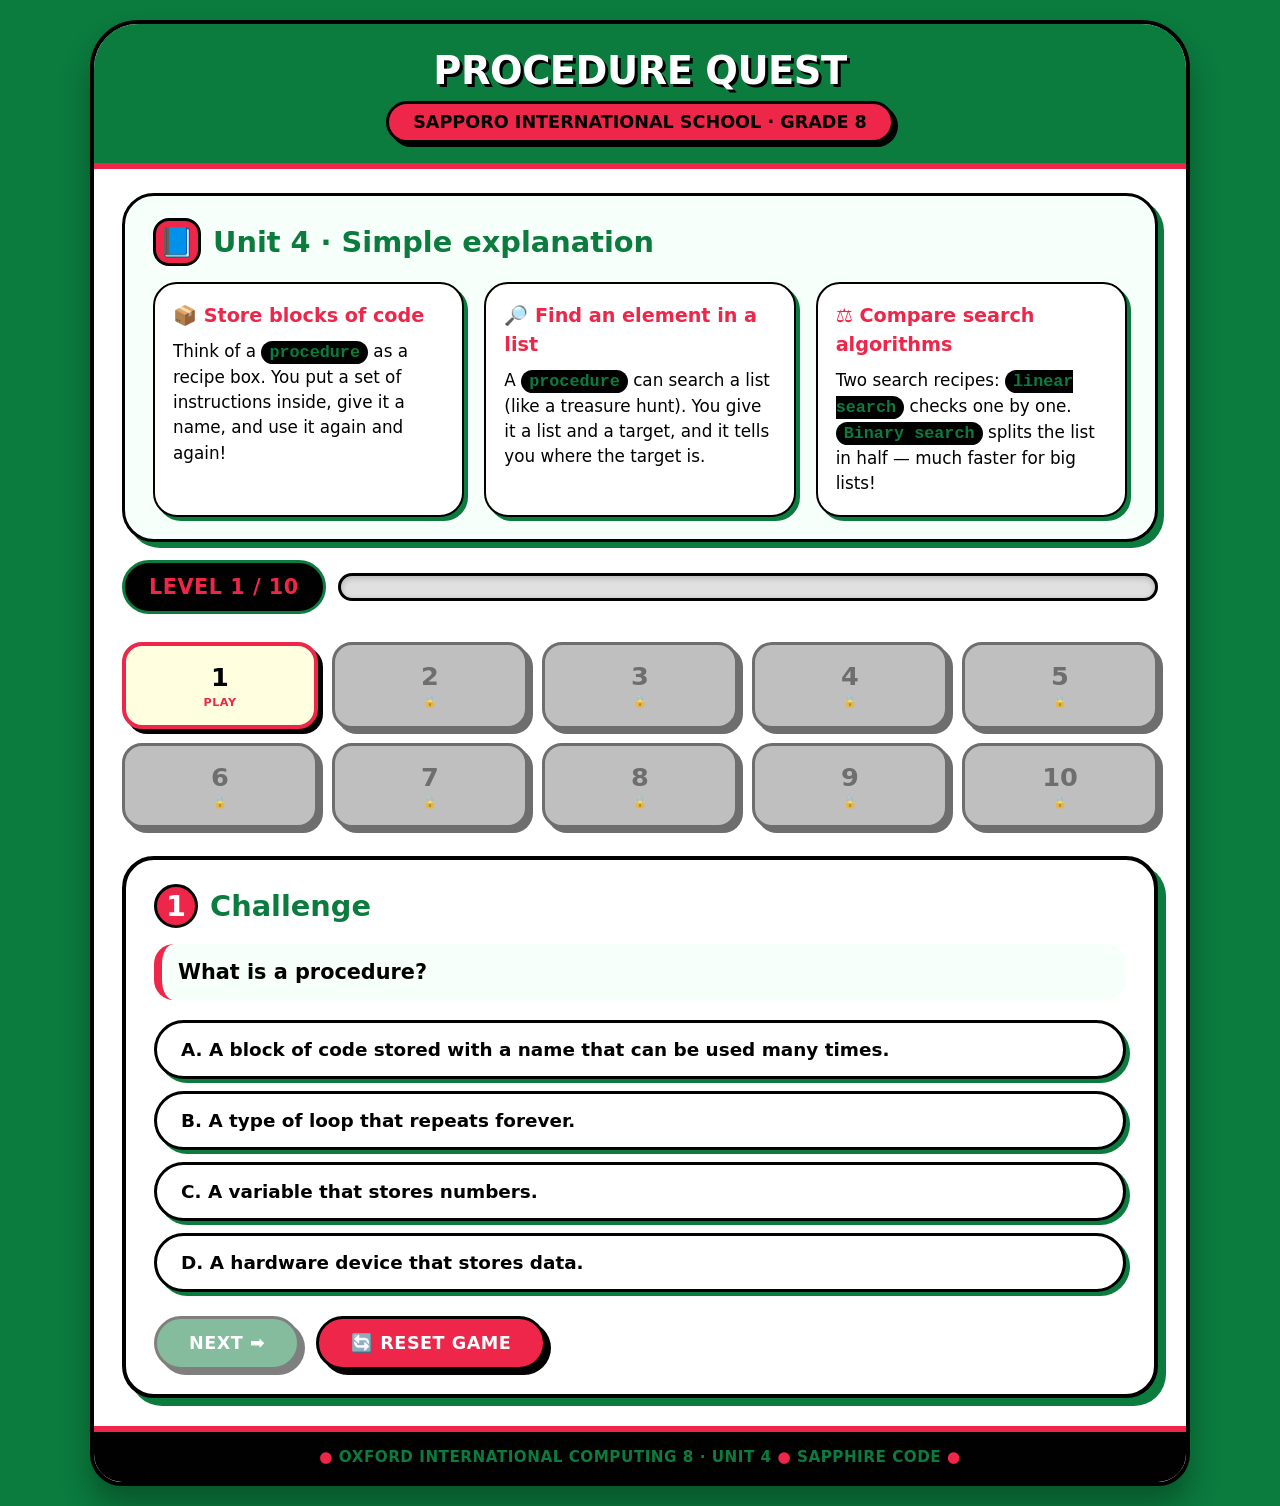
<file: 8/unit4.html>
<!doctype html>
<html lang="en">
  <head>
    <meta charset="UTF-8" />
    <meta name="viewport" content="width=device-width, initial-scale=1.0" />
    <title>
      Procedures & Search Quest · Grade 8 · Sapporo International School
    </title>
    <style>
      * {
        margin: 0;
        padding: 0;
        box-sizing: border-box;
        font-family: "Segoe UI", "Poppins", system-ui, sans-serif;
      }

      body {
        background-color: #0b7b3e; /* Sapporo green */
        color: #010101;
        min-height: 100vh;
        display: flex;
        justify-content: center;
        align-items: center;
        padding: 20px;
      }

      .game-container {
        max-width: 1100px;
        width: 100%;
        background-color: #ffffff;
        border-radius: 48px 48px 32px 32px;
        box-shadow: 0 20px 30px rgba(1, 1, 1, 0.3);
        overflow: hidden;
        border: 4px solid #010101;
      }

      /* header with school colors */
      .header {
        background-color: #0b7b3e;
        padding: 24px 32px 20px;
        border-bottom: 6px solid #ee2649; /* crimson accent */
        text-align: center;
        position: relative;
      }

      .header h1 {
        color: #ffffff;
        font-size: 2.4rem;
        font-weight: 800;
        letter-spacing: -0.5px;
        text-shadow: 3px 3px 0 #010101;
        margin-bottom: 8px;
      }

      .header .subhead {
        color: #010101;
        background-color: #ee2649;
        display: inline-block;
        padding: 8px 24px;
        border-radius: 40px;
        font-weight: 700;
        font-size: 1.1rem;
        border: 3px solid #010101;
        box-shadow: 4px 4px 0 #010101;
      }

      /* simple explanation card */
      .explain-box {
        background-color: #f6fff9;
        margin: 24px 28px 12px;
        padding: 22px 28px;
        border-radius: 32px;
        border: 3px solid #010101;
        box-shadow: 6px 6px 0 #0b7b3e;
        color: #010101;
      }

      .explain-box h2 {
        font-size: 1.8rem;
        display: flex;
        align-items: center;
        gap: 12px;
        margin-bottom: 16px;
        color: #0b7b3e;
        font-weight: 800;
      }

      .explain-box h2 span {
        background: #ee2649;
        color: #ffffff;
        font-size: 1.8rem;
        width: 48px;
        height: 48px;
        display: inline-flex;
        align-items: center;
        justify-content: center;
        border-radius: 16px;
        border: 3px solid #010101;
      }

      .explain-grid {
        display: flex;
        flex-wrap: wrap;
        gap: 20px;
        justify-content: space-between;
      }

      .explain-item {
        flex: 1 1 220px;
        background: #ffffff;
        padding: 18px;
        border-radius: 24px;
        border: 2px solid #010101;
        box-shadow: 4px 4px 0 #0b7b3e;
        font-size: 1.05rem;
        line-height: 1.5;
      }

      .explain-item strong {
        color: #ee2649;
        font-size: 1.2rem;
        display: block;
        margin-bottom: 8px;
      }

      .explain-item code {
        background: #010101;
        color: #0b7b3e;
        padding: 2px 8px;
        border-radius: 20px;
        font-family: "Courier New", monospace;
        font-weight: 700;
      }

      /* progress + level tracker */
      .progress-area {
        margin: 18px 28px 10px;
        display: flex;
        align-items: center;
        gap: 12px;
        flex-wrap: wrap;
      }

      .level-badge {
        background: #010101;
        color: #ee2649;
        padding: 12px 24px;
        border-radius: 40px;
        font-weight: 800;
        font-size: 1.3rem;
        border: 3px solid #0b7b3e;
        letter-spacing: 0.5px;
      }

      .progress-bar-bg {
        flex: 1;
        height: 28px;
        background: #e0e0e0;
        border-radius: 30px;
        border: 3px solid #010101;
        overflow: hidden;
        box-shadow: inset 0 2px 6px rgba(0, 0, 0, 0.2);
      }

      .progress-fill {
        width: 0%;
        height: 100%;
        background: linear-gradient(90deg, #0b7b3e, #ee2649);
        transition: width 0.4s ease;
        border-radius: 30px;
      }

      /* challenge grid */
      .challenge-grid {
        display: grid;
        grid-template-columns: repeat(5, 1fr);
        gap: 14px;
        padding: 18px 28px 28px;
      }

      .level-btn {
        background: #ffffff;
        border: 3px solid #010101;
        border-radius: 20px;
        padding: 16px 0;
        font-size: 1.6rem;
        font-weight: 800;
        color: #010101;
        cursor: pointer;
        transition: all 0.15s;
        box-shadow: 5px 5px 0 #0b7b3e;
        display: flex;
        flex-direction: column;
        align-items: center;
        gap: 4px;
      }

      .level-btn small {
        font-size: 0.7rem;
        font-weight: 600;
        color: #ee2649;
        text-transform: uppercase;
        letter-spacing: 0.5px;
      }

      .level-btn:hover:not(.locked):not(.completed) {
        transform: translate(-2px, -2px);
        box-shadow: 8px 8px 0 #0b7b3e;
        background: #f0fff4;
      }

      .level-btn.locked {
        background: #b0b0b0;
        border-color: #4a4a4a;
        box-shadow: 5px 5px 0 #4a4a4a;
        color: #4a4a4a;
        cursor: not-allowed;
        opacity: 0.8;
      }

      .level-btn.locked small {
        color: #4a4a4a;
      }

      .level-btn.completed {
        background: #0b7b3e;
        color: #ffffff;
        border-color: #010101;
        box-shadow: 5px 5px 0 #ee2649;
      }

      .level-btn.completed small {
        color: #ffffff;
        opacity: 0.9;
      }

      .level-btn.active {
        border: 4px solid #ee2649;
        box-shadow: 5px 5px 0 #010101;
        background: #ffffe0;
      }

      /* question modal / area */
      .question-panel {
        background: #ffffff;
        margin: 0 28px 28px;
        padding: 24px 28px;
        border-radius: 32px;
        border: 4px solid #010101;
        box-shadow: 8px 8px 0 #0b7b3e;
        display: none;
      }

      .question-panel.show {
        display: block;
      }

      .question-panel h3 {
        font-size: 1.8rem;
        color: #0b7b3e;
        margin-bottom: 12px;
        display: flex;
        gap: 12px;
        align-items: center;
      }

      .question-panel h3 i {
        background: #ee2649;
        color: #fff;
        font-style: normal;
        width: 44px;
        height: 44px;
        display: inline-flex;
        align-items: center;
        justify-content: center;
        border-radius: 50%;
        border: 3px solid #010101;
        font-weight: 800;
      }

      .question-text {
        font-size: 1.3rem;
        font-weight: 600;
        margin: 16px 0 20px;
        padding: 16px;
        background: #f6fff9;
        border-radius: 20px;
        border-left: 8px solid #ee2649;
      }

      .options {
        display: flex;
        flex-direction: column;
        gap: 12px;
        margin-bottom: 24px;
      }

      .option-btn {
        background: #ffffff;
        border: 3px solid #010101;
        border-radius: 60px;
        padding: 16px 24px;
        text-align: left;
        font-size: 1.15rem;
        font-weight: 600;
        cursor: pointer;
        transition: 0.1s;
        box-shadow: 4px 4px 0 #0b7b3e;
        color: #010101;
        display: flex;
        align-items: center;
        gap: 12px;
      }

      .option-btn:hover:not(:disabled) {
        background: #f0fff4;
        transform: translate(-2px, -2px);
        box-shadow: 6px 6px 0 #0b7b3e;
      }

      .option-btn.correct-answer {
        background: #0b7b3e;
        color: #ffffff;
        border-color: #010101;
        box-shadow: 4px 4px 0 #ee2649;
      }

      .option-btn.wrong-answer {
        background: #ee2649;
        color: #ffffff;
        border-color: #010101;
        box-shadow: 4px 4px 0 #010101;
      }

      .option-btn:disabled {
        cursor: default;
        opacity: 0.9;
      }

      .feedback {
        font-size: 1.2rem;
        font-weight: 700;
        padding: 16px;
        border-radius: 20px;
        margin-bottom: 16px;
        display: none;
        border: 3px solid #010101;
      }

      .feedback.success {
        background: #0b7b3e;
        color: #ffffff;
      }

      .feedback.error {
        background: #ee2649;
        color: #ffffff;
      }

      .feedback.show {
        display: block;
      }

      .action-buttons {
        display: flex;
        gap: 16px;
        flex-wrap: wrap;
      }

      .btn {
        background: #0b7b3e;
        color: #ffffff;
        font-weight: 800;
        padding: 14px 32px;
        border-radius: 40px;
        border: 3px solid #010101;
        font-size: 1.1rem;
        cursor: pointer;
        box-shadow: 5px 5px 0 #010101;
        transition: 0.1s;
        text-transform: uppercase;
        letter-spacing: 0.5px;
      }

      .btn:hover {
        transform: translate(-2px, -2px);
        box-shadow: 7px 7px 0 #010101;
      }

      .btn:active {
        transform: translate(2px, 2px);
        box-shadow: 3px 3px 0 #010101;
      }

      .btn.secondary {
        background: #ee2649;
        color: #ffffff;
      }

      .btn.ghost {
        background: #ffffff;
        color: #010101;
      }

      .btn:disabled {
        opacity: 0.5;
        pointer-events: none;
      }

      /* footer */
      .footer {
        background: #010101;
        color: #0b7b3e;
        text-align: center;
        padding: 16px;
        font-weight: 600;
        font-size: 0.95rem;
        letter-spacing: 0.5px;
        border-top: 6px solid #ee2649;
      }

      .footer span {
        color: #ee2649;
      }

      @media (max-width: 700px) {
        .challenge-grid {
          grid-template-columns: repeat(3, 1fr);
        }
        .header h1 {
          font-size: 1.8rem;
        }
        .explain-grid {
          flex-direction: column;
        }
      }
    </style>
  </head>
  <body>
    <div class="game-container">
      <!-- header -->
      <div class="header">
        <h1>PROCEDURE QUEST</h1>
        <div class="subhead">SAPPORO INTERNATIONAL SCHOOL · GRADE 8</div>
      </div>

      <!-- kid-friendly explanation -->
      <div class="explain-box">
        <h2><span>📘</span> Unit 4 · Simple explanation</h2>
        <div class="explain-grid">
          <div class="explain-item">
            <strong>📦 Store blocks of code</strong>
            Think of a <code>procedure</code> as a recipe box. You put a set of
            instructions inside, give it a name, and use it again and again!
          </div>
          <div class="explain-item">
            <strong>🔎 Find an element in a list</strong>
            A <code>procedure</code> can search a list (like a treasure hunt).
            You give it a list and a target, and it tells you where the target
            is.
          </div>
          <div class="explain-item">
            <strong>⚖️ Compare search algorithms</strong>
            Two search recipes: <code>linear search</code> checks one by one.
            <code>Binary search</code> splits the list in half — much faster for
            big lists!
          </div>
        </div>
      </div>

      <!-- progress -->
      <div class="progress-area">
        <div class="level-badge" id="levelBadge">LEVEL 1 / 10</div>
        <div class="progress-bar-bg">
          <div class="progress-fill" id="progressFill" style="width: 0%"></div>
        </div>
      </div>

      <!-- level buttons grid (10 challenges) -->
      <div class="challenge-grid" id="challengeGrid">
        <!-- generated by JS -->
      </div>

      <!-- question panel -->
      <div class="question-panel" id="questionPanel">
        <h3><i id="qNumber">1</i> Challenge</h3>
        <div class="question-text" id="questionText">Loading...</div>
        <div class="options" id="optionsContainer"></div>
        <div class="feedback" id="feedback"></div>
        <div class="action-buttons">
          <button class="btn" id="nextBtn" disabled>Next ➡️</button>
          <button class="btn secondary" id="resetBtn">🔄 Reset game</button>
        </div>
      </div>

      <!-- footer -->
      <div class="footer">
        <span>●</span> OXFORD INTERNATIONAL COMPUTING 8 · UNIT 4
        <span>●</span> SAPPHIRE CODE <span>●</span>
      </div>
    </div>

    <script>
      // --------------------- DATA ---------------------
      // 10 levels, each with question + options + correct index + explanation
      const levels = [
        {
          // 1
          question: "What is a procedure?",
          options: [
            "A block of code stored with a name that can be used many times.",
            "A type of loop that repeats forever.",
            "A variable that stores numbers.",
            "A hardware device that stores data.",
          ],
          correct: 0,
          explanation:
            "A procedure is a named block of code that you can call/use whenever you need it.",
        },
        {
          // 2
          question:
            "How do you use (call) a procedure named 'sayHello' in most programming languages?",
          options: [
            "sayHello()",
            "call sayHello",
            "procedure sayHello",
            "use sayHello[]",
          ],
          correct: 0,
          explanation:
            "You write the procedure name followed by parentheses: sayHello().",
        },
        {
          // 3
          question:
            "What does a procedure for finding an element in a list usually need?",
          options: [
            "The list and the target element.",
            "Only the list.",
            "Only the target element.",
            "A random number.",
          ],
          correct: 0,
          explanation:
            "Search procedures need the list to search in AND the element you are looking for.",
        },
        {
          // 4
          question:
            "Which search algorithm checks each element one by one, from start to end?",
          options: [
            "Linear search",
            "Binary search",
            "Quick search",
            "Jump search",
          ],
          correct: 0,
          explanation:
            "Linear search goes through each item in order. It works on unsorted lists.",
        },
        {
          // 5
          question: "What is a key requirement for binary search to work?",
          options: [
            "The list must be sorted.",
            "The list must be very short.",
            "The list must contain only numbers.",
            "The list must be empty.",
          ],
          correct: 0,
          explanation:
            "Binary search only works if the list is sorted (e.g., ascending order).",
        },
        {
          // 6
          question: "Which is usually faster for large sorted lists?",
          options: [
            "Binary search",
            "Linear search",
            "They are always the same speed",
            "Neither works on large lists",
          ],
          correct: 0,
          explanation:
            "Binary search is much faster because it eliminates half the list each step.",
        },
        {
          // 7
          question: "Why do we use procedures?",
          options: [
            "To avoid repeating the same code and make programs easier to read.",
            "To make programs run slower.",
            "To use more memory.",
            "To confuse other programmers.",
          ],
          correct: 0,
          explanation:
            "Procedures help us reuse code, keep things organized, and avoid repetition.",
        },
        {
          // 8
          question:
            "In a linear search procedure, what does it return if the element is not found?",
          options: [
            "A special value like -1 or 'not found'",
            "The first element of the list",
            "The last element of the list",
            "It always crashes",
          ],
          correct: 0,
          explanation:
            "Usually we return -1 or a message like 'not found' to show the target isn't there.",
        },
        {
          // 9
          question:
            "Which procedure call correctly uses a procedure 'findInList' that takes (list, target)?",
          options: [
            "findInList(myList, 42)",
            "findInList(myList 42)",
            "findInList = myList, 42",
            "procedure findInList(myList, 42)",
          ],
          correct: 0,
          explanation:
            "We call it by name and pass arguments inside parentheses, separated by commas.",
        },
        {
          // 10
          question: "Which statement best compares linear and binary search?",
          options: [
            "Linear search works on any list but is slower; binary search is faster but needs a sorted list.",
            "Binary search works on any list but is slower; linear search needs a sorted list.",
            "They both only work on sorted lists.",
            "Linear search is always faster than binary search.",
          ],
          correct: 0,
          explanation:
            "Linear search is simple but slow; binary search is fast but requires sorting first.",
        },
      ];

      // state
      let currentLevel = 0; // 0-indexed (0 to 9)
      let unlockedLevels = 1; // first level unlocked
      let completedLevels = []; // stores indices (0-based) of completed levels
      let answered = false;

      // DOM elements
      const challengeGrid = document.getElementById("challengeGrid");
      const questionPanel = document.getElementById("questionPanel");
      const qNumber = document.getElementById("qNumber");
      const questionText = document.getElementById("questionText");
      const optionsContainer = document.getElementById("optionsContainer");
      const feedback = document.getElementById("feedback");
      const nextBtn = document.getElementById("nextBtn");
      const resetBtn = document.getElementById("resetBtn");
      const levelBadge = document.getElementById("levelBadge");
      const progressFill = document.getElementById("progressFill");

      // --------------------- RENDER GRID ---------------------
      function renderGrid() {
        challengeGrid.innerHTML = "";
        for (let i = 0; i < levels.length; i++) {
          const btn = document.createElement("button");
          btn.className = "level-btn";
          const isUnlocked = i < unlockedLevels;
          const isCompleted = completedLevels.includes(i);
          const isActive = i === currentLevel && isUnlocked && !isCompleted;

          if (isCompleted) {
            btn.classList.add("completed");
          } else if (!isUnlocked) {
            btn.classList.add("locked");
          }
          if (isActive) {
            btn.classList.add("active");
          }

          btn.innerHTML = `
                ${i + 1}
                <small>${isCompleted ? "✔ done" : isUnlocked ? "play" : "🔒"}</small>
            `;

          if (isUnlocked && !isCompleted) {
            btn.addEventListener("click", () => {
              if (currentLevel !== i) {
                currentLevel = i;
                answered = false;
                renderGrid();
                showQuestion(i);
              }
            });
          } else if (isCompleted) {
            btn.addEventListener("click", () => {
              // completed levels can be viewed (but won't change progress)
              if (currentLevel !== i) {
                currentLevel = i;
                answered = true; // already answered
                renderGrid();
                showQuestion(i, true);
              }
            });
          }

          challengeGrid.appendChild(btn);
        }

        // update progress bar & badge
        const totalCompleted = completedLevels.length;
        const percent = (totalCompleted / levels.length) * 100;
        progressFill.style.width = percent + "%";
        levelBadge.textContent = `LEVEL ${currentLevel + 1} / 10`;
      }

      // --------------------- SHOW QUESTION ---------------------
      function showQuestion(index, reviewMode = false) {
        const level = levels[index];
        questionPanel.classList.add("show");
        qNumber.textContent = index + 1;
        questionText.textContent = level.question;

        // render options
        optionsContainer.innerHTML = "";
        level.options.forEach((opt, optIndex) => {
          const optBtn = document.createElement("button");
          optBtn.className = "option-btn";
          optBtn.textContent = `${String.fromCharCode(65 + optIndex)}. ${opt}`;

          // If this level is already completed or reviewMode, disable and show correct
          if (completedLevels.includes(index) || reviewMode) {
            optBtn.disabled = true;
            if (optIndex === level.correct) {
              optBtn.classList.add("correct-answer");
            }
            // if user had chosen wrong (we don't store, but we can show correct)
            // (kept simple)
          } else {
            optBtn.addEventListener("click", () =>
              handleAnswer(optIndex, index),
            );
          }
          optionsContainer.appendChild(optBtn);
        });

        // Reset feedback and next button
        feedback.classList.remove("show", "success", "error");
        feedback.textContent = "";
        nextBtn.disabled = true;

        if (completedLevels.includes(index) || reviewMode) {
          // already completed: show success feedback, enable next if not last
          feedback.classList.add("show", "success");
          feedback.textContent = "✅ You already completed this level!";
          if (index < levels.length - 1) {
            nextBtn.disabled = false;
          } else {
            nextBtn.disabled = true;
          }
          answered = true;
        } else {
          answered = false;
        }
      }

      // --------------------- HANDLE ANSWER ---------------------
      function handleAnswer(selectedIndex, levelIndex) {
        if (answered) return;
        const level = levels[levelIndex];
        const allOptions = document.querySelectorAll(".option-btn");
        // disable all options
        allOptions.forEach((btn) => (btn.disabled = true));

        // mark correct and wrong
        allOptions.forEach((btn, idx) => {
          if (idx === level.correct) {
            btn.classList.add("correct-answer");
          } else if (idx === selectedIndex && idx !== level.correct) {
            btn.classList.add("wrong-answer");
          }
        });

        const isCorrect = selectedIndex === level.correct;

        if (isCorrect) {
          feedback.classList.add("show", "success");
          feedback.textContent = "🎉 Correct! " + level.explanation;
          // mark level as completed if not already
          if (!completedLevels.includes(levelIndex)) {
            completedLevels.push(levelIndex);
            // unlock next level if this was the last unlocked one
            if (
              levelIndex + 1 < levels.length &&
              unlockedLevels < levelIndex + 2
            ) {
              unlockedLevels = Math.min(levelIndex + 2, levels.length);
            }
          }
        } else {
          feedback.classList.add("show", "error");
          feedback.textContent = "❌ Not quite. " + level.explanation;
          // even if wrong, we do NOT mark completed, but we allow retry?
          // For gamification, we keep the level unlocked to try again.
          // But to keep progress, we don't add to completed.
          // However, we want them to be able to retry: we re-enable options?
          // For simplicity, we keep options disabled after one attempt.
          // But we can allow them to reset the level via next? No — we give a "try again" button?
          // Let's improve: after wrong answer, we allow clicking the same level from grid to retry.
          // So we don't mark completed, but we set answered=false so they can try again?
          // But we already disabled options. We need to allow re-attempt.
          // We'll show a "try again" button? Simpler: after wrong, we enable "Try again"
          // but we don't have space. Instead, we'll let them click the level button again to reset.
          // So we set answered = false and re-render grid. But the options are disabled.
          // We'll use a small timeout to reset the level if wrong.
          answered = false;
          // Use setTimeout to reset the same level after a moment, so they can retry
          setTimeout(() => {
            // only reset if the wrong answer is still displayed (user hasn't navigated away)
            if (!completedLevels.includes(levelIndex)) {
              // Reset the level view
              // re-render options, clear feedback, etc.
              // But we need to keep level index
              if (currentLevel === levelIndex) {
                // re-show question but re-enable options
                showQuestion(levelIndex);
                // re-attach event listeners (showQuestion already does)
                // reset answered flag
                answered = false;
                // clear any wrong classes
                document.querySelectorAll(".option-btn").forEach((btn) => {
                  btn.classList.remove("correct-answer", "wrong-answer");
                  btn.disabled = false;
                });
                // hide feedback
                feedback.classList.remove("show", "success", "error");
                feedback.textContent = "";
                nextBtn.disabled = true;
              }
            }
          }, 2500);
          // we do not enable next button
          nextBtn.disabled = true;
          renderGrid(); // update grid (no completion added)
          return; // skip the rest
        }

        // if correct, update grid, enable next if not last level
        answered = true;
        if (levelIndex < levels.length - 1) {
          nextBtn.disabled = false;
        } else {
          nextBtn.disabled = true; // last level, no next
        }
        renderGrid();
      }

      // --------------------- NEXT BUTTON ---------------------
      nextBtn.addEventListener("click", () => {
        if (currentLevel < levels.length - 1) {
          // go to next level if it's unlocked (should be)
          if (currentLevel + 1 < unlockedLevels) {
            currentLevel++;
            answered = false;
            showQuestion(currentLevel);
            renderGrid();
          } else {
            // if next not unlocked (shouldn't happen after correct), do nothing
          }
        }
      });

      // --------------------- RESET GAME ---------------------
      resetBtn.addEventListener("click", () => {
        // reset state
        currentLevel = 0;
        unlockedLevels = 1;
        completedLevels = [];
        answered = false;
        // hide panel
        questionPanel.classList.remove("show");
        // reset feedback etc
        feedback.classList.remove("show", "success", "error");
        feedback.textContent = "";
        // re-render grid
        renderGrid();
        // optionally show first question? we can show it for convenience
        showQuestion(0);
      });

      // --------------------- INIT ---------------------
      function init() {
        // start with first level unlocked and active
        currentLevel = 0;
        unlockedLevels = 1;
        completedLevels = [];
        renderGrid();
        // show first question by default
        showQuestion(0);
      }

      init();
    </script>
  </body>
</html>
</file>
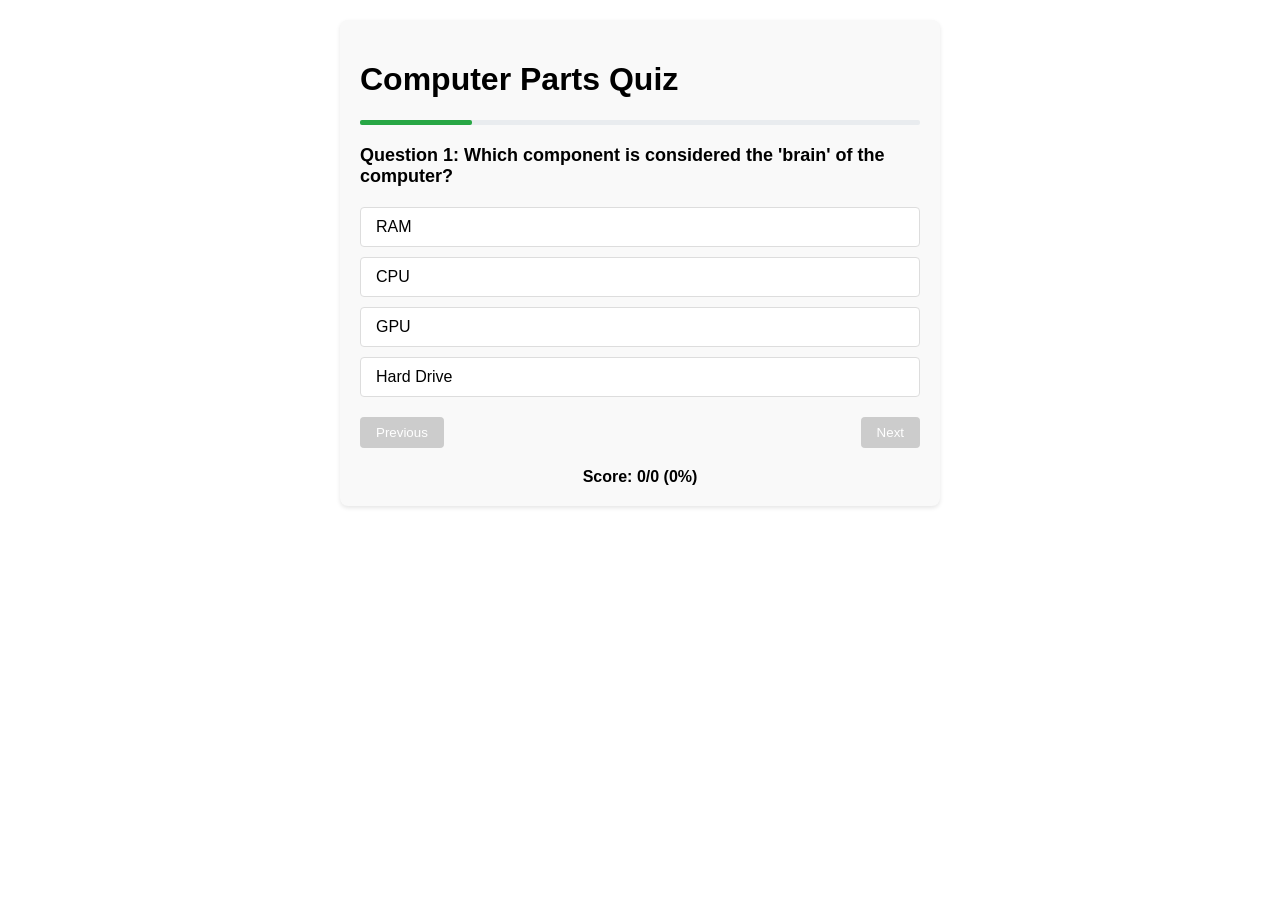
<file: challange/ixl.html>
<!DOCTYPE html>
<html>

<head>
    <title>Simple Computer Parts Quiz</title>
    <link rel="stylesheet" href="styles.css">
</head>

<body>
    <div class="quiz-container">
        <h1>Computer Parts Quiz</h1>
        <div class="progress">
            <div class="progress-bar" id="progress"></div>
        </div>
        <div class="question" id="question"></div>
        <div class="options" id="options"></div>
        <div class="feedback" id="feedback"></div>
        <div class="controls">
            <button id="prev-btn" disabled>Previous</button>
            <button id="next-btn" disabled>Next</button>
        </div>
        <div class="score" id="score"></div>
    </div>

    <script src="script.js"></script>
</body>

</html>
</file>
<file: challange/styles.css>
body {
    font-family: Arial, sans-serif;
    max-width: 600px;
    margin: 0 auto;
    padding: 20px;
}

.quiz-container {
    background-color: #f9f9f9;
    padding: 20px;
    border-radius: 8px;
    box-shadow: 0 2px 4px rgba(0,0,0,0.1);
}

.question {
    margin-bottom: 20px;
    font-size: 18px;
    font-weight: bold;
}

.options {
    display: flex;
    flex-direction: column;
    gap: 10px;
}

.option {
    padding: 10px 15px;
    background-color: #fff;
    border: 1px solid #ddd;
    border-radius: 4px;
    cursor: pointer;
}

.option:hover {
    background-color: #f0f0f0;
}

.correct {
    background-color: #d4edda;
    border-color: #c3e6cb;
}

.incorrect {
    background-color: #f8d7da;
    border-color: #f5c6cb;
}

.feedback {
    margin-top: 10px;
    padding: 10px;
    border-radius: 4px;
    display: none;
}

.controls {
    margin-top: 20px;
    display: flex;
    justify-content: space-between;
}

button {
    padding: 8px 16px;
    background-color: #007bff;
    color: white;
    border: none;
    border-radius: 4px;
    cursor: pointer;
}

button:hover {
    background-color: #0069d9;
}

button:disabled {
    background-color: #cccccc;
    cursor: not-allowed;
}

.score {
    margin-top: 20px;
    font-weight: bold;
    text-align: center;
}

.progress {
    height: 5px;
    background-color: #e9ecef;
    margin-bottom: 20px;
    border-radius: 2px;
}

.progress-bar {
    height: 100%;
    background-color: #28a745;
    width: 0%;
    border-radius: 2px;
    transition: width 0.3s;
}
</file>
